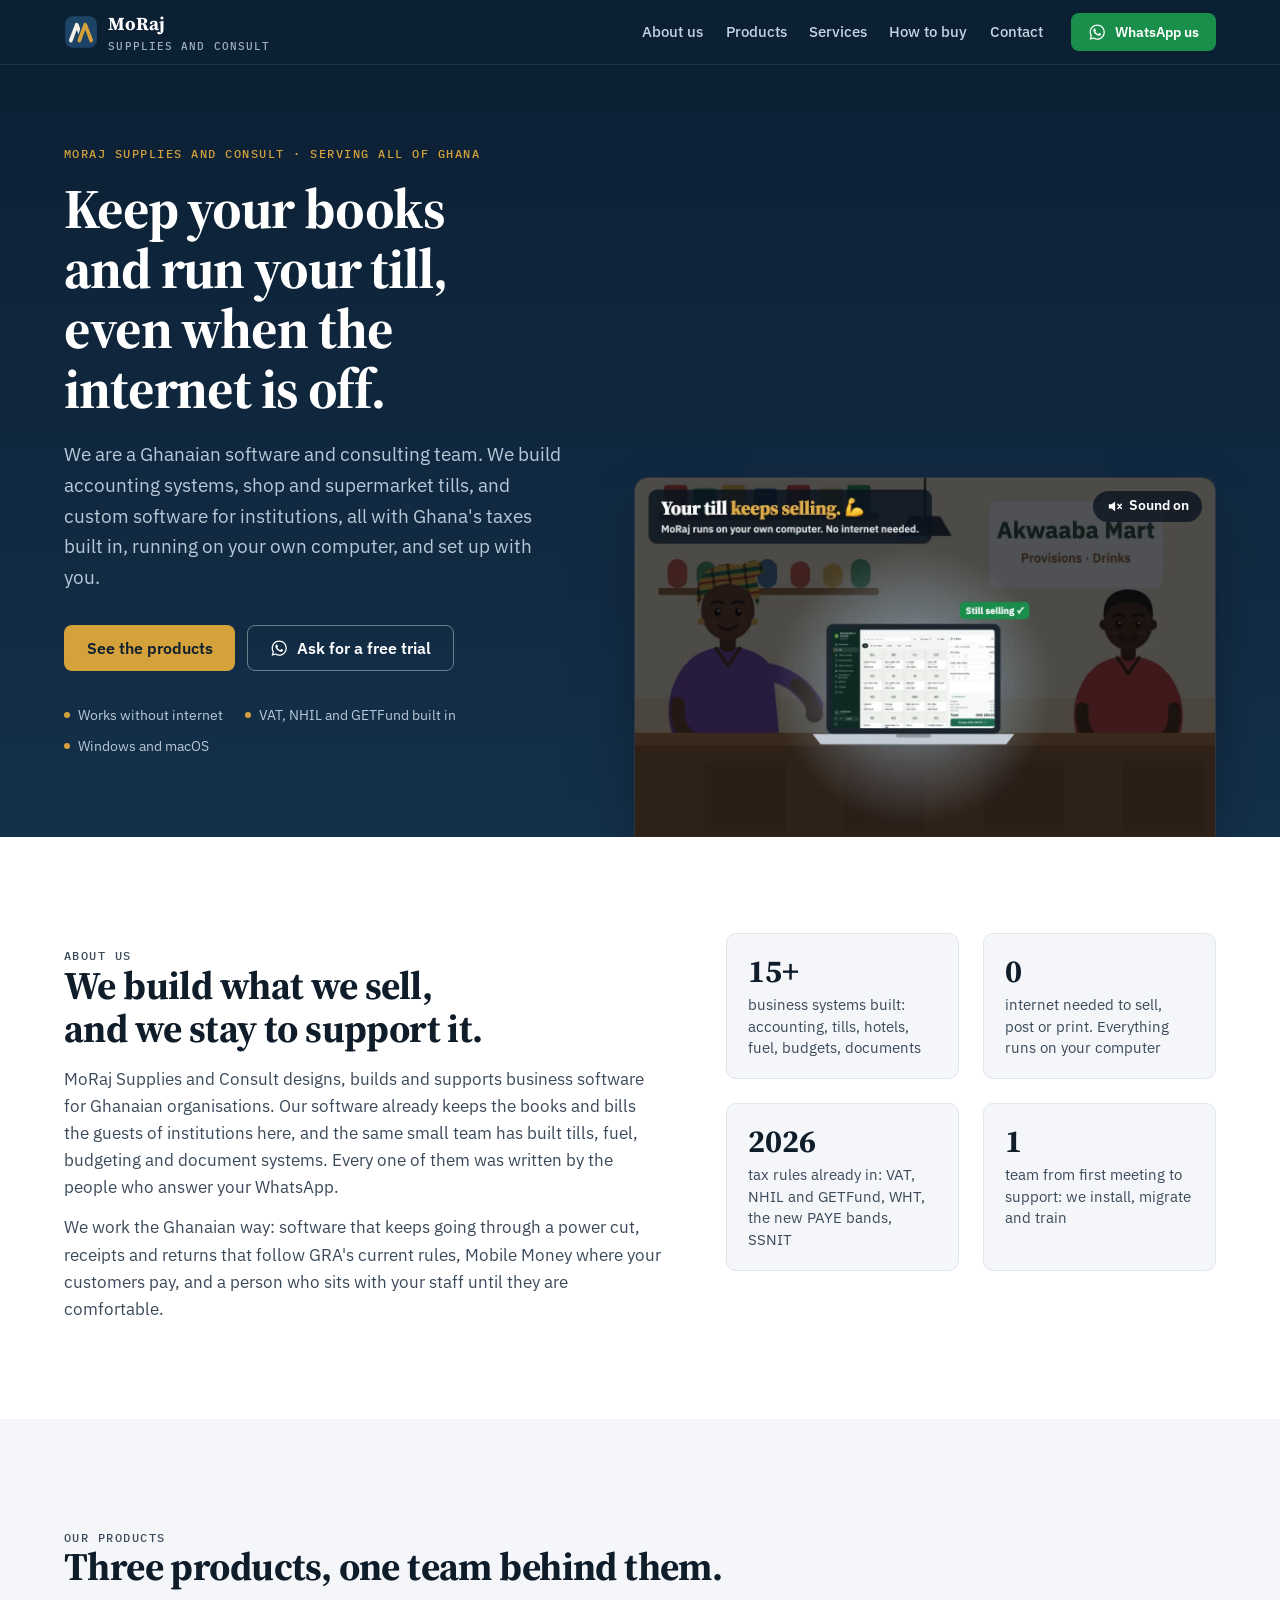
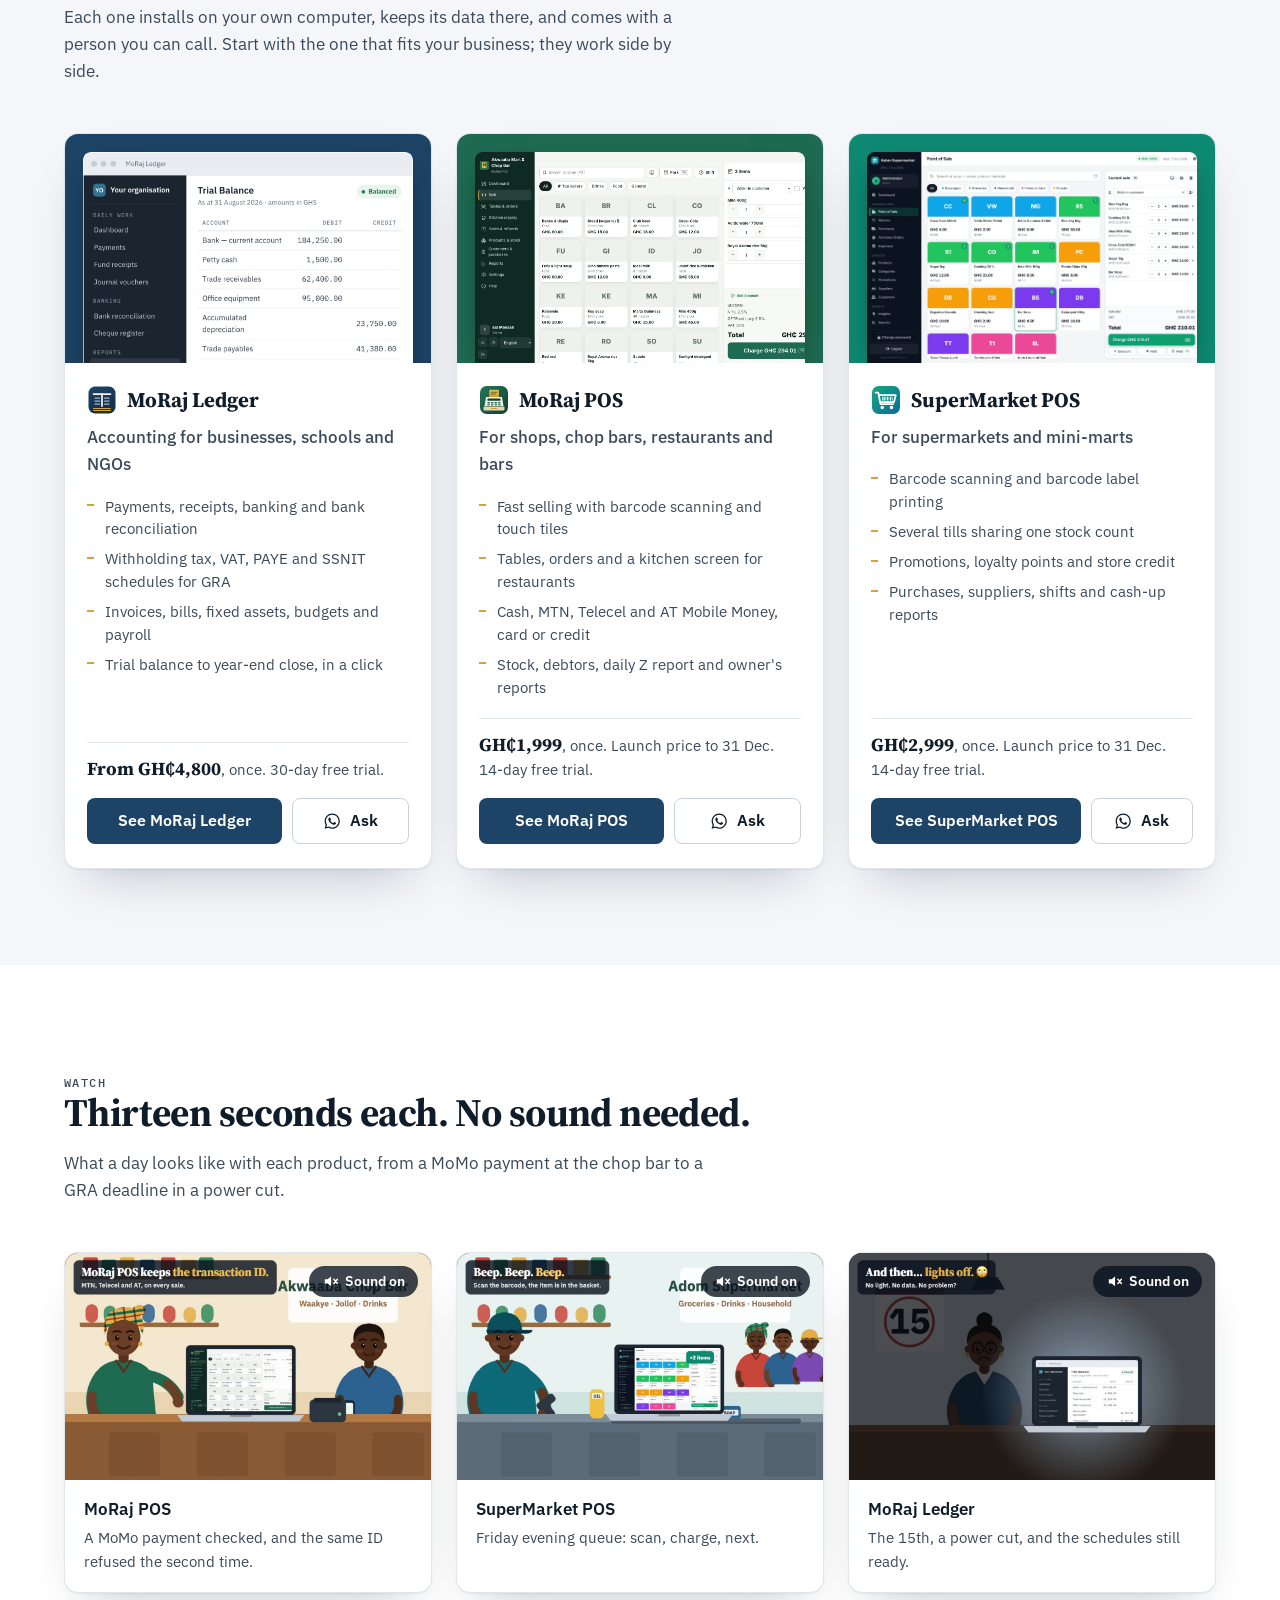
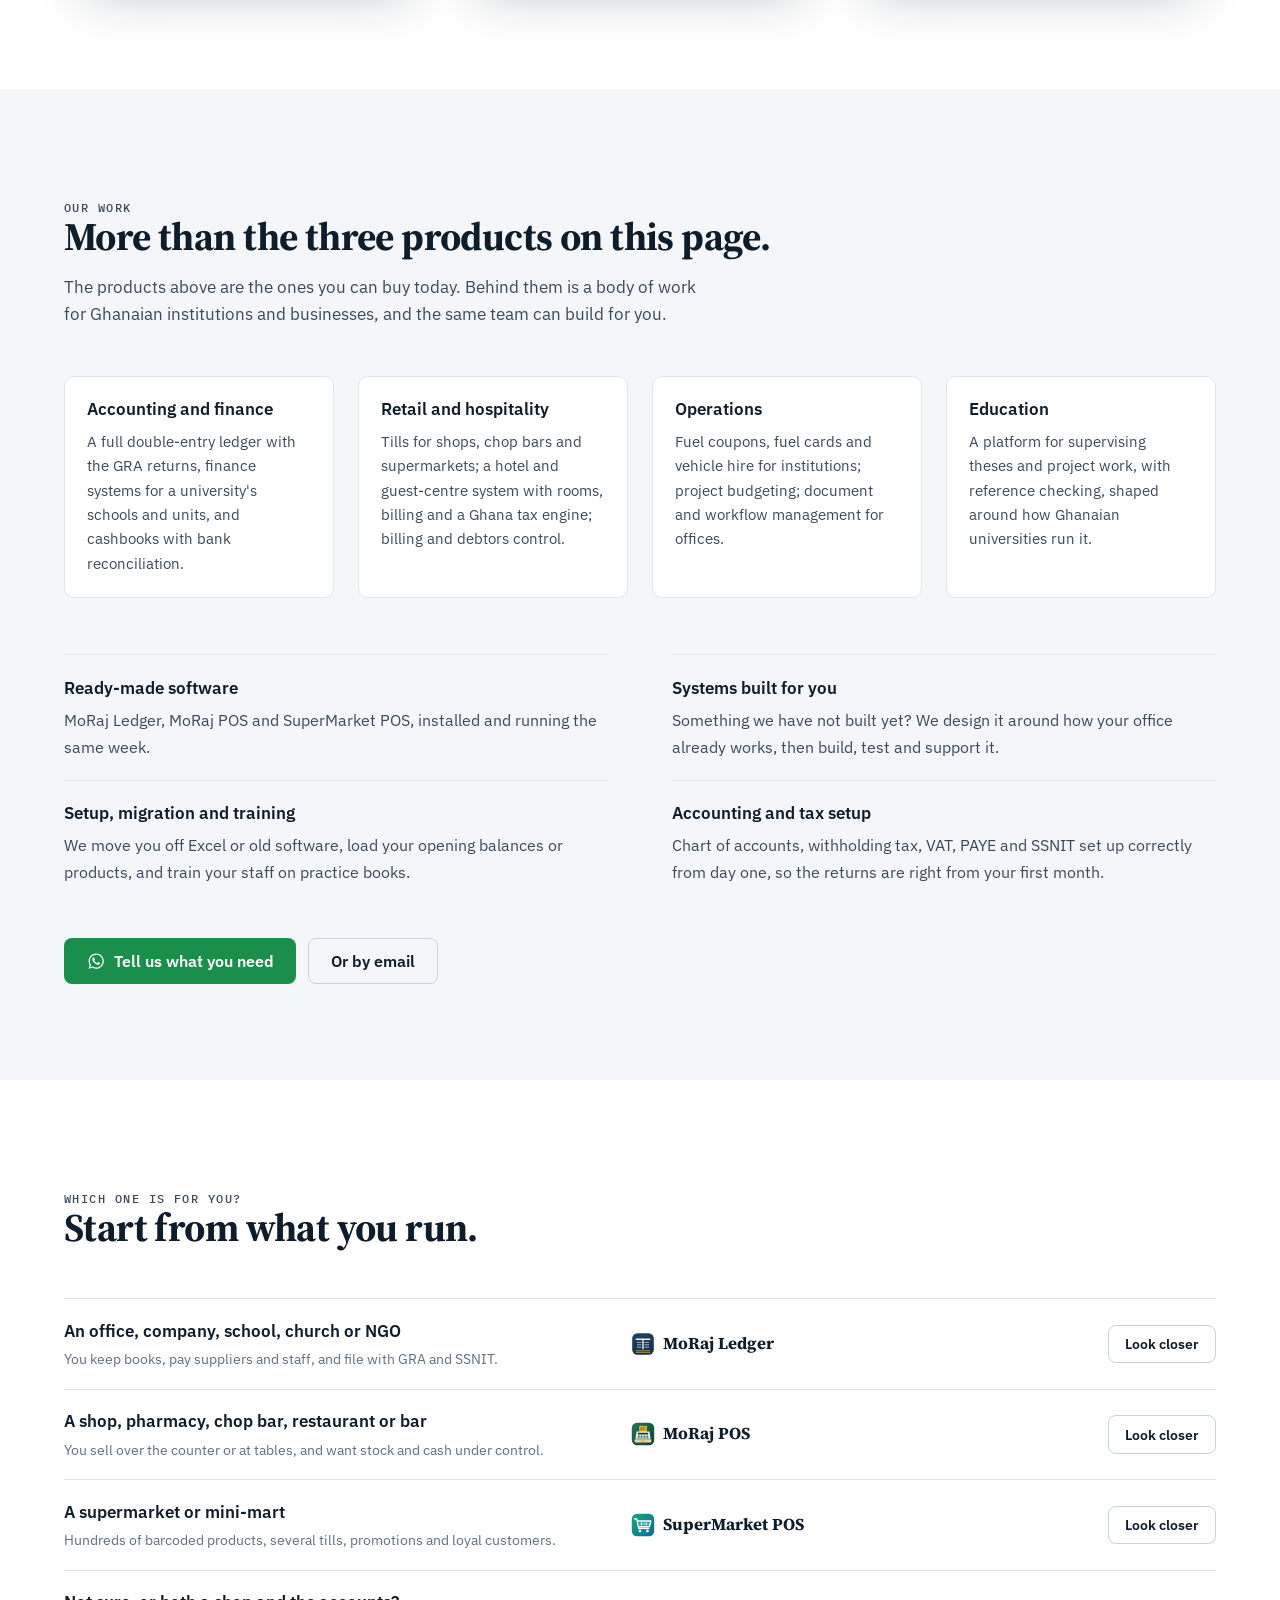
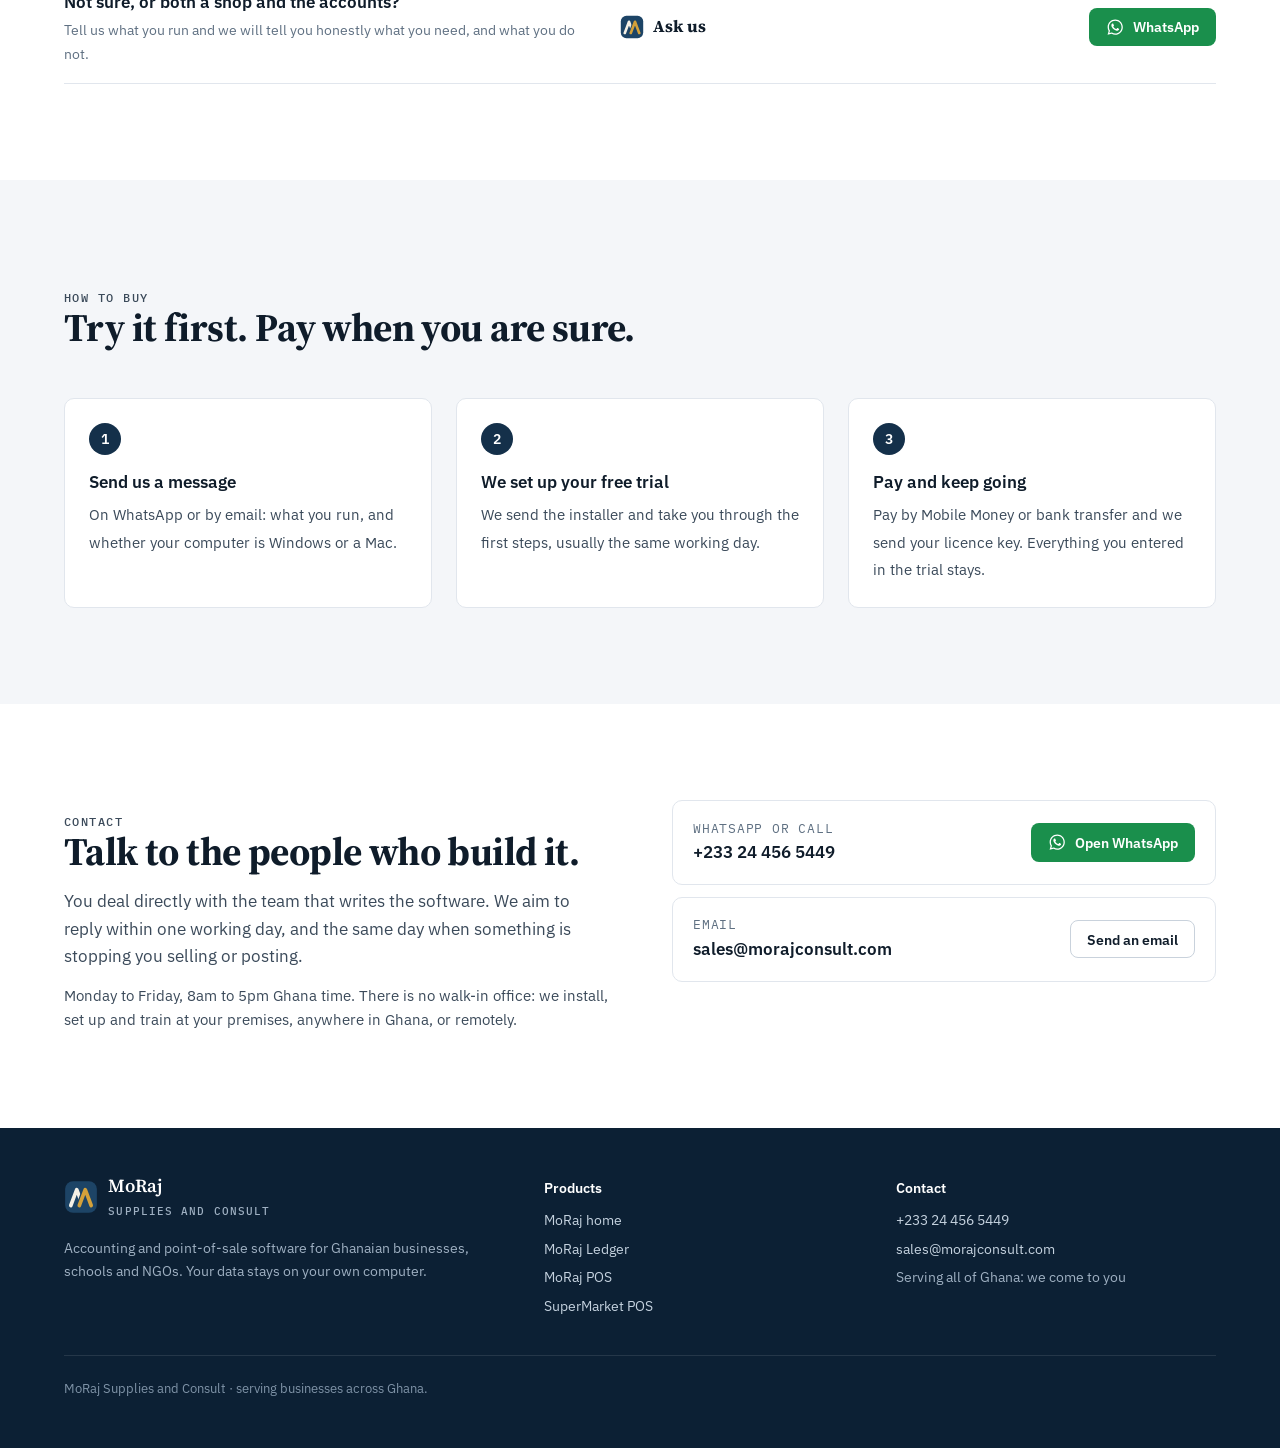
<file: index.html>
<!doctype html>
<html lang="en-GH">
<head>
<meta charset="utf-8">
<meta name="viewport" content="width=device-width, initial-scale=1">
<title>MoRaj — accounting and point-of-sale software for Ghana</title>
<meta name="description" content="MoRaj Ledger for accounting, MoRaj POS for shops and restaurants, SuperMarket POS for supermarkets. Built for Ghana, runs on your own computer without internet. Free trial — WhatsApp +233 24 456 5449.">
<meta name="theme-color" content="#0c2034">
<!-- Link previews: most visitors arrive from a WhatsApp, Facebook or Snapchat link, where this card is the first impression. -->
<meta property="og:type" content="website">
<meta property="og:site_name" content="MoRaj Supplies and Consult">
<meta property="og:title" content="MoRaj — accounting and point-of-sale software for Ghana">
<meta property="og:description" content="Accounting, shop and restaurant tills, and supermarket tills. Ghana's taxes built in, works without internet, free trial.">
<meta property="og:url" content="https://morajconsult.com/">
<meta property="og:image" content="https://morajconsult.com/assets/og-home.png">
<meta property="og:image:width" content="1200">
<meta property="og:image:height" content="630">
<meta name="twitter:card" content="summary_large_image">
<link rel="icon" href="/assets/moraj-mark.svg" type="image/svg+xml">
<link rel="apple-touch-icon" href="/assets/moraj-mark-touch.png">
<link rel="preconnect" href="https://fonts.googleapis.com">
<link rel="preconnect" href="https://fonts.gstatic.com" crossorigin>
<link rel="stylesheet" href="https://fonts.googleapis.com/css2?family=IBM+Plex+Mono:wght@400;500&family=IBM+Plex+Sans:wght@400;500;600&family=Source+Serif+4:opsz,wght@8..60,600;8..60,700&display=swap">
<link rel="stylesheet" href="/assets/site.css">
<script type="application/ld+json">{"@context": "https://schema.org", "@type": "Organization", "@id": "https://morajconsult.com/#org", "name": "MoRaj Supplies and Consult", "url": "https://morajconsult.com/", "logo": "https://morajconsult.com/media/profile.png", "email": "sales@morajconsult.com", "telephone": "+233244565449", "address": {"@type": "PostalAddress", "addressLocality": "Cape Coast", "addressRegion": "Central Region", "addressCountry": "GH"}, "areaServed": [{"@type": "Country", "name": "Ghana"}, "Cape Coast", "Accra", "Kumasi", "Sekondi-Takoradi", "Tamale"], "sameAs": ["https://www.facebook.com/profile.php?id=61594829566417"]}</script>
</head>
<body>

<svg width="0" height="0" style="position:absolute" aria-hidden="true">
  <defs>
    <linearGradient id="steel" x1="0" y1="0" x2="1" y2="1"><stop offset="0%" stop-color="#d8dcdf"/><stop offset="45%" stop-color="#b9bfc4"/><stop offset="100%" stop-color="#8f979e"/></linearGradient>
    <!-- The company's mark: two interlocked peaks make the M (cream and gold on navy). Source: assets/moraj-mark.svg. -->
    <symbol id="mark" viewBox="0 0 120 120">
      <rect x="4" y="4" width="112" height="112" rx="28" fill="#1d4466"/>
      <path d="M24 90 L45 34 L60 74" fill="none" stroke="#f6f1e6" stroke-width="13" stroke-linecap="round" stroke-linejoin="round"/>
      <path d="M54 90 L75 34 L96 90" fill="none" stroke="#1d4466" stroke-width="22" stroke-linecap="round" stroke-linejoin="round"/>
      <path d="M54 90 L75 34 L96 90" fill="none" stroke="#d4a13a" stroke-width="13" stroke-linecap="round" stroke-linejoin="round"/>
    </symbol>
    <!-- MoRaj Ledger: the T-account with the gold double rule -->
    <linearGradient id="pg" x1="0" y1="0" x2="0.35" y2="1"><stop offset="0%" stop-color="#1d4466"/><stop offset="100%" stop-color="#14304a"/></linearGradient>
    <symbol id="m-ledger" viewBox="0 0 120 120">
      <rect x="6" y="6" width="108" height="108" rx="26" fill="url(#pg)"/>
      <g stroke="#f6f1e6" stroke-linecap="round" fill="none" stroke-width="7"><path d="M26 36 H94"/><path d="M60 36 V84"/></g>
      <g stroke="#9fb6c8" stroke-linecap="round" fill="none" stroke-width="5"><path d="M32 52 H50"/><path d="M32 64 H50"/><path d="M32 76 H50"/><path d="M70 52 H88"/><path d="M70 64 H88"/><path d="M70 76 H88"/></g>
      <g stroke="#d4a13a" stroke-linecap="round" fill="none" stroke-width="4"><path d="M26 94 H94"/><path d="M26 102 H94"/></g>
    </symbol>
    <!-- MoRaj POS: a till with the gold receipt coming out of it (assets/marks/moraj-pos.svg) -->
    <linearGradient id="pbg" x1="0" y1="0" x2="1" y2="1"><stop offset="0" stop-color="#23785c"/><stop offset="1" stop-color="#123f30"/></linearGradient>
    <linearGradient id="pgd" x1="0" y1="0" x2="0" y2="1"><stop offset="0" stop-color="#f4c656"/><stop offset="1" stop-color="#d49b20"/></linearGradient>
    <symbol id="m-pos" viewBox="0 0 120 120">
      <rect x="4" y="4" width="112" height="112" rx="26" fill="url(#pbg)"/>
  <!-- the receipt coming out of the till: the old mark's gold slip -->
  <path d="M41 50 V22 l5.5 -5 5.5 5 5.5 -5 5.5 5 5.5 -5 5.5 5 5.5 -5 V50 Z" fill="url(#pgd)"/>
  <path d="M48 29 H72 M48 36 H66" stroke="#123f30" stroke-width="3.2" stroke-linecap="round" opacity=".75"/>
  <!-- the till -->
  <path d="M28 48 H92 L98 84 H22 Z" fill="#f6f1e6"/>
  <rect x="34" y="54" width="52" height="9" rx="2.5" fill="#123f30"/>
  <g fill="#1f6b52">
    <rect x="34" y="68" width="10" height="5.5" rx="1.5"/><rect x="48" y="68" width="10" height="5.5" rx="1.5"/><rect x="62" y="68" width="10" height="5.5" rx="1.5"/><rect x="76" y="68" width="10" height="5.5" rx="1.5"/>
    <rect x="33" y="76.5" width="10" height="5" rx="1.5"/><rect x="47.5" y="76.5" width="10" height="5" rx="1.5"/><rect x="62.5" y="76.5" width="10" height="5" rx="1.5"/><rect x="77" y="76.5" width="10" height="5" rx="1.5"/>
  </g>
  <!-- the cash drawer, with the gold rule -->
  <rect x="18" y="86" width="84" height="16" rx="4" fill="#e3d6b8"/>
  <rect x="48" y="92" width="24" height="4" rx="2" fill="#d49b20"/>
    </symbol>
    <!-- SuperMarket POS: a trolley with a barcode in the basket (assets/marks/supermarket-pos.svg) -->
    <linearGradient id="sbg" x1="0" y1="0" x2="1" y2="1"><stop offset="0" stop-color="#14a87d"/><stop offset="1" stop-color="#0b6b98"/></linearGradient>
    <symbol id="m-smk" viewBox="0 0 120 120">
      <rect x="4" y="4" width="112" height="112" rx="26" fill="url(#sbg)"/>
  <!-- the trolley -->
  <path d="M18 30 H29 L38 76 H89" fill="none" stroke="#fff" stroke-width="7" stroke-linecap="round" stroke-linejoin="round"/>
  <path d="M31 40 H99 L92 68 H37" fill="none" stroke="#fff" stroke-width="7" stroke-linejoin="round"/>
  <!-- a barcode in the basket -->
  <g fill="#fff">
    <rect x="44" y="47" width="3" height="15"/><rect x="50" y="47" width="5" height="15"/><rect x="58" y="47" width="2.5" height="15"/>
    <rect x="63.5" y="47" width="4" height="15"/><rect x="70.5" y="47" width="2.5" height="15"/><rect x="76" y="47" width="5" height="15"/><rect x="84" y="47" width="2.5" height="15"/>
  </g>
  <circle cx="45" cy="90" r="7" fill="#fff"/><circle cx="82" cy="90" r="7" fill="#fff"/>
    </symbol>
    <symbol id="wa" viewBox="0 0 24 24"><path fill="currentColor" d="M12.04 2C6.58 2 2.13 6.45 2.13 11.91c0 1.75.46 3.45 1.32 4.95L2.05 22l5.25-1.38c1.45.79 3.08 1.21 4.74 1.21 5.46 0 9.91-4.45 9.91-9.91C21.95 6.45 17.5 2 12.04 2Zm0 18.15c-1.48 0-2.93-.4-4.2-1.15l-.3-.18-3.12.82.83-3.04-.2-.31a8.2 8.2 0 0 1-1.26-4.38c0-4.54 3.7-8.24 8.25-8.24 4.54 0 8.24 3.7 8.24 8.24 0 4.55-3.7 8.24-8.24 8.24Zm4.52-6.16c-.25-.12-1.47-.72-1.69-.81-.23-.08-.39-.12-.56.13-.17.24-.64.8-.78.97-.14.17-.29.19-.54.06-.25-.12-1.05-.39-1.99-1.23-.74-.66-1.23-1.47-1.38-1.72-.14-.25-.02-.38.11-.5.11-.11.25-.29.37-.43.13-.15.17-.25.25-.42.08-.17.04-.31-.02-.43-.06-.12-.56-1.34-.76-1.84-.2-.48-.41-.42-.56-.43h-.48c-.17 0-.43.06-.66.31-.22.25-.86.85-.86 2.07 0 1.22.89 2.4 1.01 2.56.12.17 1.75 2.67 4.23 3.74.59.26 1.05.41 1.41.52.59.19 1.13.16 1.56.1.48-.07 1.47-.6 1.67-1.18.21-.58.21-1.07.14-1.18-.06-.1-.22-.16-.47-.28Z"/></symbol>
  </defs>
</svg>

<header class="top on-dark">
  <div class="wrap top-in">
    <a class="logo" href="/" aria-label="MoRaj Supplies and Consult, home"><svg aria-hidden="true"><use href="#mark"/></svg><span><b>MoRaj</b><small>Supplies and Consult</small></span></a>
    <nav aria-label="Sections">
      <a href="#about">About us</a>
      <a href="#products">Products</a>
      <a href="#services">Services</a>
      <a href="#buy">How to buy</a>
      <a href="#contact">Contact</a>
    </nav>
    <a class="btn btn-wa btn-sm" href="https://wa.me/233244565449?text=Hello%20MoRaj%2C%20I%20would%20like%20to%20know%20more%20about%20your%20software."><svg aria-hidden="true"><use href="#wa"/></svg>WhatsApp us</a>
  </div>
</header>

<main>

  <section class="hero on-dark">
    <div class="wrap hero-grid">
      <div class="hero-copy">
        <p class="eyebrow">MoRaj Supplies and Consult · serving all of Ghana</p>
        <h1>Keep your books and run your till, even when the internet is off.</h1>
        <p class="lede">
          We are a Ghanaian software and consulting team. We build accounting systems, shop and
          supermarket tills, and custom software for institutions, all with Ghana's taxes built in,
          running on your own computer, and set up with you.
        </p>
        <div class="cta-row">
          <a class="btn btn-primary" href="#products">See the products</a>
          <a class="btn btn-line" href="https://wa.me/233244565449?text=Hello%20MoRaj%2C%20I%20would%20like%20a%20free%20trial.%20My%20business%20is%3A%20"><svg aria-hidden="true"><use href="#wa"/></svg>Ask for a free trial</a>
        </div>
        <ul class="facts">
          <li>Works without internet</li>
          <li>VAT, NHIL and GETFund built in</li>
          <li>Windows and macOS</li>
        </ul>
      </div>
      <figure class="movie" aria-label="Animation: the lights go off in a shop and the till keeps selling"><video data-autoplay muted loop playsinline preload="metadata" poster="/assets/video/moraj-web-poster.jpg" width="1200" height="744"><source src="/assets/video/moraj-web.mp4" type="video/mp4"></video></figure>
    </div>
  </section>

  <!-- ── About ────────────────────────────────────────────────────────── -->
  <section class="sec" id="about">
    <div class="wrap about">
      <div class="head">
        <p class="kicker">About us</p>
        <h2>We build what we sell, and we stay to support it.</h2>
        <p>
          MoRaj Supplies and Consult designs, builds and supports business software for Ghanaian
          organisations. Our software already keeps the books and bills the guests of institutions
          here, and the same small team has built tills, fuel, budgeting and document systems.
          Every one of them was written by the people who answer your WhatsApp.
        </p>
        <p>
          We work the Ghanaian way: software that keeps going through a power cut, receipts and
          returns that follow GRA's current rules, Mobile Money where your customers pay, and a
          person who sits with your staff until they are comfortable.
        </p>
      </div>
      <ul class="facts-grid">
        <li><b>15+</b><span>business systems built: accounting, tills, hotels, fuel, budgets, documents</span></li>
        <li><b>0</b><span>internet needed to sell, post or print. Everything runs on your computer</span></li>
        <li><b>2026</b><span>tax rules already in: VAT, NHIL and GETFund, WHT, the new PAYE bands, SSNIT</span></li>
        <li><b>1</b><span>team from first meeting to support: we install, migrate and train</span></li>
      </ul>
    </div>
  </section>

  <!-- ── Products ─────────────────────────────────────────────────────── -->
  <section class="sec tint" id="products">
    <div class="wrap">
      <div class="head">
        <p class="kicker">Our products</p>
        <h2>Three products, one team behind them.</h2>
        <p>Each one installs on your own computer, keeps its data there, and comes with a person you can call. Start with the one that fits your business; they work side by side.</p>
      </div>
      <div class="products">

        <article class="product" style="--c: var(--ledger)">
          <div class="product-pic"><img src="/assets/img/ledger-tb.webp" width="1200" height="1293" alt="MoRaj Ledger showing a trial balance whose debit and credit totals agree." loading="lazy"></div>
          <div class="product-body">
            <div class="product-name"><svg aria-hidden="true"><use href="#m-ledger"/></svg><h3>MoRaj Ledger</h3></div>
            <p class="for">Accounting for businesses, schools and NGOs</p>
            <ul>
              <li>Payments, receipts, banking and bank reconciliation</li>
              <li>Withholding tax, VAT, PAYE and SSNIT schedules for GRA</li>
              <li>Invoices, bills, fixed assets, budgets and payroll</li>
              <li>Trial balance to year-end close, in a click</li>
            </ul>
            <p class="price-line"><b>From GH₵4,800</b>, once. 30-day free trial.</p>
            <div class="btns">
              <a class="btn btn-primary" href="/ledger/">See MoRaj Ledger</a>
              <a class="btn btn-line" href="https://wa.me/233244565449?text=Hello%2C%20I%20would%20like%20to%20try%20MoRaj%20Ledger.%20My%20organisation%20is%3A%20"><svg aria-hidden="true"><use href="#wa"/></svg>Ask</a>
            </div>
          </div>
        </article>

        <article class="product" style="--c: var(--pos)">
          <div class="product-pic"><img src="/assets/img/moraj-pos-sell.webp" width="1366" height="820" alt="MoRaj POS selling screen with food and drink tiles and a bill with NHIL, GETFund and VAT." loading="lazy"></div>
          <div class="product-body">
            <div class="product-name"><svg aria-hidden="true"><use href="#m-pos"/></svg><h3>MoRaj POS</h3></div>
            <p class="for">For shops, chop bars, restaurants and bars</p>
            <ul>
              <li>Fast selling with barcode scanning and touch tiles</li>
              <li>Tables, orders and a kitchen screen for restaurants</li>
              <li>Cash, MTN, Telecel and AT Mobile Money, card or credit</li>
              <li>Stock, debtors, daily Z report and owner's reports</li>
            </ul>
            <p class="price-line"><b>GH₵1,999</b>, once. Launch price to 31 Dec. 14-day free trial.</p>
            <div class="btns">
              <a class="btn btn-primary" href="/pos/">See MoRaj POS</a>
              <a class="btn btn-line" href="https://wa.me/233244565449?text=Hello%2C%20I%20would%20like%20to%20try%20MoRaj%20POS.%20My%20business%20is%3A%20"><svg aria-hidden="true"><use href="#wa"/></svg>Ask</a>
            </div>
          </div>
        </article>

        <article class="product" style="--c: var(--smk)">
          <div class="product-pic"><img src="/assets/img/supermarket-pos-till.webp" width="1600" height="1000" alt="SuperMarket POS till with a basket of groceries." loading="lazy"></div>
          <div class="product-body">
            <div class="product-name"><svg aria-hidden="true"><use href="#m-smk"/></svg><h3>SuperMarket POS</h3></div>
            <p class="for">For supermarkets and mini-marts</p>
            <ul>
              <li>Barcode scanning and barcode label printing</li>
              <li>Several tills sharing one stock count</li>
              <li>Promotions, loyalty points and store credit</li>
              <li>Purchases, suppliers, shifts and cash-up reports</li>
            </ul>
            <p class="price-line"><b>GH₵2,999</b>, once. Launch price to 31 Dec. 14-day free trial.</p>
            <div class="btns">
              <a class="btn btn-primary" href="/supermarket/">See SuperMarket POS</a>
              <a class="btn btn-line" href="https://wa.me/233244565449?text=Hello%2C%20I%20would%20like%20to%20try%20SuperMarket%20POS.%20My%20shop%20is%3A%20"><svg aria-hidden="true"><use href="#wa"/></svg>Ask</a>
            </div>
          </div>
        </article>

      </div>
    </div>
  </section>

  <!-- ── Watch ────────────────────────────────────────────────────────── -->
  <section class="sec" id="watch">
    <div class="wrap">
      <div class="head">
        <p class="kicker">Watch</p>
        <h2>Thirteen seconds each. No sound needed.</h2>
        <p>What a day looks like with each product, from a MoMo payment at the chop bar to a GRA deadline in a power cut.</p>
      </div>
      <div class="watch three">
        <figure class="vid"><video data-autoplay muted loop playsinline preload="metadata" poster="/assets/video/moraj-pos-web-poster.jpg" width="1200" height="744"><source src="/assets/video/moraj-pos-web.mp4" type="video/mp4"></video><figcaption><b>MoRaj POS</b><span>A MoMo payment checked, and the same ID refused the second time.</span></figcaption></figure>
        <figure class="vid"><video data-autoplay muted loop playsinline preload="metadata" poster="/assets/video/supermarket-pos-web-poster.jpg" width="1200" height="744"><source src="/assets/video/supermarket-pos-web.mp4" type="video/mp4"></video><figcaption><b>SuperMarket POS</b><span>Friday evening queue: scan, charge, next.</span></figcaption></figure>
        <figure class="vid"><video data-autoplay muted loop playsinline preload="metadata" poster="/assets/video/moraj-ledger-web-poster.jpg" width="1200" height="744"><source src="/assets/video/moraj-ledger-web.mp4" type="video/mp4"></video><figcaption><b>MoRaj Ledger</b><span>The 15th, a power cut, and the schedules still ready.</span></figcaption></figure>
      </div>
    </div>
  </section>

  <!-- ── What we have built, and what we can do ─────────────────────── -->
  <section class="sec tint" id="services">
    <div class="wrap">
      <div class="head">
        <p class="kicker">Our work</p>
        <h2>More than the three products on this page.</h2>
        <p>The products above are the ones you can buy today. Behind them is a body of work for Ghanaian institutions and businesses, and the same team can build for you.</p>
      </div>
      <div class="built">
        <div><h3>Accounting and finance</h3><p>A full double-entry ledger with the GRA returns, finance systems for a university's schools and units, and cashbooks with bank reconciliation.</p></div>
        <div><h3>Retail and hospitality</h3><p>Tills for shops, chop bars and supermarkets; a hotel and guest-centre system with rooms, billing and a Ghana tax engine; billing and debtors control.</p></div>
        <div><h3>Operations</h3><p>Fuel coupons, fuel cards and vehicle hire for institutions; project budgeting; document and workflow management for offices.</p></div>
        <div><h3>Education</h3><p>A platform for supervising theses and project work, with reference checking, shaped around how Ghanaian universities run it.</p></div>
      </div>
      <ul class="services">
        <li><b>Ready-made software</b><span>MoRaj Ledger, MoRaj POS and SuperMarket POS, installed and running the same week.</span></li>
        <li><b>Systems built for you</b><span>Something we have not built yet? We design it around how your office already works, then build, test and support it.</span></li>
        <li><b>Setup, migration and training</b><span>We move you off Excel or old software, load your opening balances or products, and train your staff on practice books.</span></li>
        <li><b>Accounting and tax setup</b><span>Chart of accounts, withholding tax, VAT, PAYE and SSNIT set up correctly from day one, so the returns are right from your first month.</span></li>
      </ul>
      <div class="cta-row">
        <a class="btn btn-wa" href="https://wa.me/233244565449?text=Hello%20MoRaj%2C%20I%20would%20like%20to%20talk%20about%20a%20system%20for%20our%20organisation."><svg aria-hidden="true"><use href="#wa"/></svg>Tell us what you need</a>
        <a class="btn btn-line" href="mailto:sales@morajconsult.com?subject=A%20system%20for%20our%20organisation">Or by email</a>
      </div>
    </div>
  </section>

  <!-- ── Which one ────────────────────────────────────────────────────── -->
  <section class="sec" id="which">
    <div class="wrap">
      <div class="head">
        <p class="kicker">Which one is for you?</p>
        <h2>Start from what you run.</h2>
      </div>
      <ul class="chooser">
        <li>
          <div class="you">An office, company, school, church or NGO<small>You keep books, pay suppliers and staff, and file with GRA and SSNIT.</small></div>
          <div class="pick"><svg aria-hidden="true"><use href="#m-ledger"/></svg>MoRaj Ledger</div>
          <a class="btn btn-line btn-sm" href="/ledger/">Look closer</a>
        </li>
        <li>
          <div class="you">A shop, pharmacy, chop bar, restaurant or bar<small>You sell over the counter or at tables, and want stock and cash under control.</small></div>
          <div class="pick"><svg aria-hidden="true"><use href="#m-pos"/></svg>MoRaj POS</div>
          <a class="btn btn-line btn-sm" href="/pos/">Look closer</a>
        </li>
        <li>
          <div class="you">A supermarket or mini-mart<small>Hundreds of barcoded products, several tills, promotions and loyal customers.</small></div>
          <div class="pick"><svg aria-hidden="true"><use href="#m-smk"/></svg>SuperMarket POS</div>
          <a class="btn btn-line btn-sm" href="/supermarket/">Look closer</a>
        </li>
        <li>
          <div class="you">Not sure, or both a shop and the accounts?<small>Tell us what you run and we will tell you honestly what you need, and what you do not.</small></div>
          <div class="pick"><svg aria-hidden="true"><use href="#mark"/></svg>Ask us</div>
          <a class="btn btn-wa btn-sm" href="https://wa.me/233244565449?text=Hello%20MoRaj%2C%20which%20of%20your%20products%20suits%20my%20business%3F%20We%20run%3A%20"><svg aria-hidden="true"><use href="#wa"/></svg>WhatsApp</a>
        </li>
      </ul>
    </div>
  </section>

  <!-- ── How to buy ───────────────────────────────────────────────────── -->
  <section class="sec tint" id="buy">
    <div class="wrap">
      <div class="head">
        <p class="kicker">How to buy</p>
        <h2>Try it first. Pay when you are sure.</h2>
      </div>
      <ol class="steps">
        <li><b>Send us a message</b><span>On WhatsApp or by email: what you run, and whether your computer is Windows or a Mac.</span></li>
        <li><b>We set up your free trial</b><span>We send the installer and take you through the first steps, usually the same working day.</span></li>
        <li><b>Pay and keep going</b><span>Pay by Mobile Money or bank transfer and we send your licence key. Everything you entered in the trial stays.</span></li>
      </ol>
    </div>
  </section>

  <!-- ── Contact ──────────────────────────────────────────────────────── -->
  <section class="sec" id="contact">
    <div class="wrap contact">
      <div class="head">
        <p class="kicker">Contact</p>
        <h2>Talk to the people who build it.</h2>
        <p>You deal directly with the team that writes the software. We aim to reply within one working day, and the same day when something is stopping you selling or posting.</p>
        <p class="hours">Monday to Friday, 8am to 5pm Ghana time. There is no walk-in office: we install, set up and train at your premises, anywhere in Ghana, or remotely.</p>
      </div>
      <div class="ways">
        <div class="way"><div><small>WhatsApp or call</small><b>+233 24 456 5449</b></div><a class="btn btn-wa btn-sm" href="https://wa.me/233244565449"><svg aria-hidden="true"><use href="#wa"/></svg>Open WhatsApp</a></div>
        <div class="way"><div><small>Email</small><b>sales@morajconsult.com</b></div><a class="btn btn-line btn-sm" href="mailto:sales@morajconsult.com">Send an email</a></div>
      </div>
    </div>
  </section>

</main>

<footer class="foot">
  <div class="wrap">
    <div class="foot-grid">
      <div>
        <a class="logo" href="/" aria-label="MoRaj Supplies and Consult, home"><svg aria-hidden="true"><use href="#mark"/></svg><span><b>MoRaj</b><small>Supplies and Consult</small></span></a>
        <p style="margin-top:1rem">Accounting and point-of-sale software for Ghanaian businesses, schools and NGOs. Your data stays on your own computer.</p>
      </div>
      <div>
        <b>Products</b>
        <p><a href="/">MoRaj home</a></p>
        <p><a href="/ledger/">MoRaj Ledger</a></p>
        <p><a href="/pos/">MoRaj POS</a></p>
        <p><a href="/supermarket/">SuperMarket POS</a></p>
      </div>
      <div>
        <b>Contact</b>
        <p><a href="https://wa.me/233244565449">+233 24 456 5449</a></p>
        <p><a href="mailto:sales@morajconsult.com">sales@morajconsult.com</a></p>
        <p>Serving all of Ghana: we come to you</p>
      </div>
    </div>
    <div class="legal">
      <span>MoRaj Supplies and Consult · serving businesses across Ghana.</span>
    </div>
  </div>
</footer>

<a class="wa-float" href="https://wa.me/233244565449?text=Hello%20MoRaj%2C%20I%20would%20like%20to%20know%20more%20about%20your%20software." aria-label="Chat with us on WhatsApp"><svg aria-hidden="true"><use href="#wa"/></svg>Chat</a>

<script src="/assets/play-visible.js" defer></script>
<!-- Cloudflare Web Analytics: cookie-free page-view counts, no consent banner needed --><script defer src='https://static.cloudflareinsights.com/beacon.min.js' data-cf-beacon='{"token": "0d51b79b50e149e1ab08c040d5af5f26"}'></script>
</body>
</html>
</file>
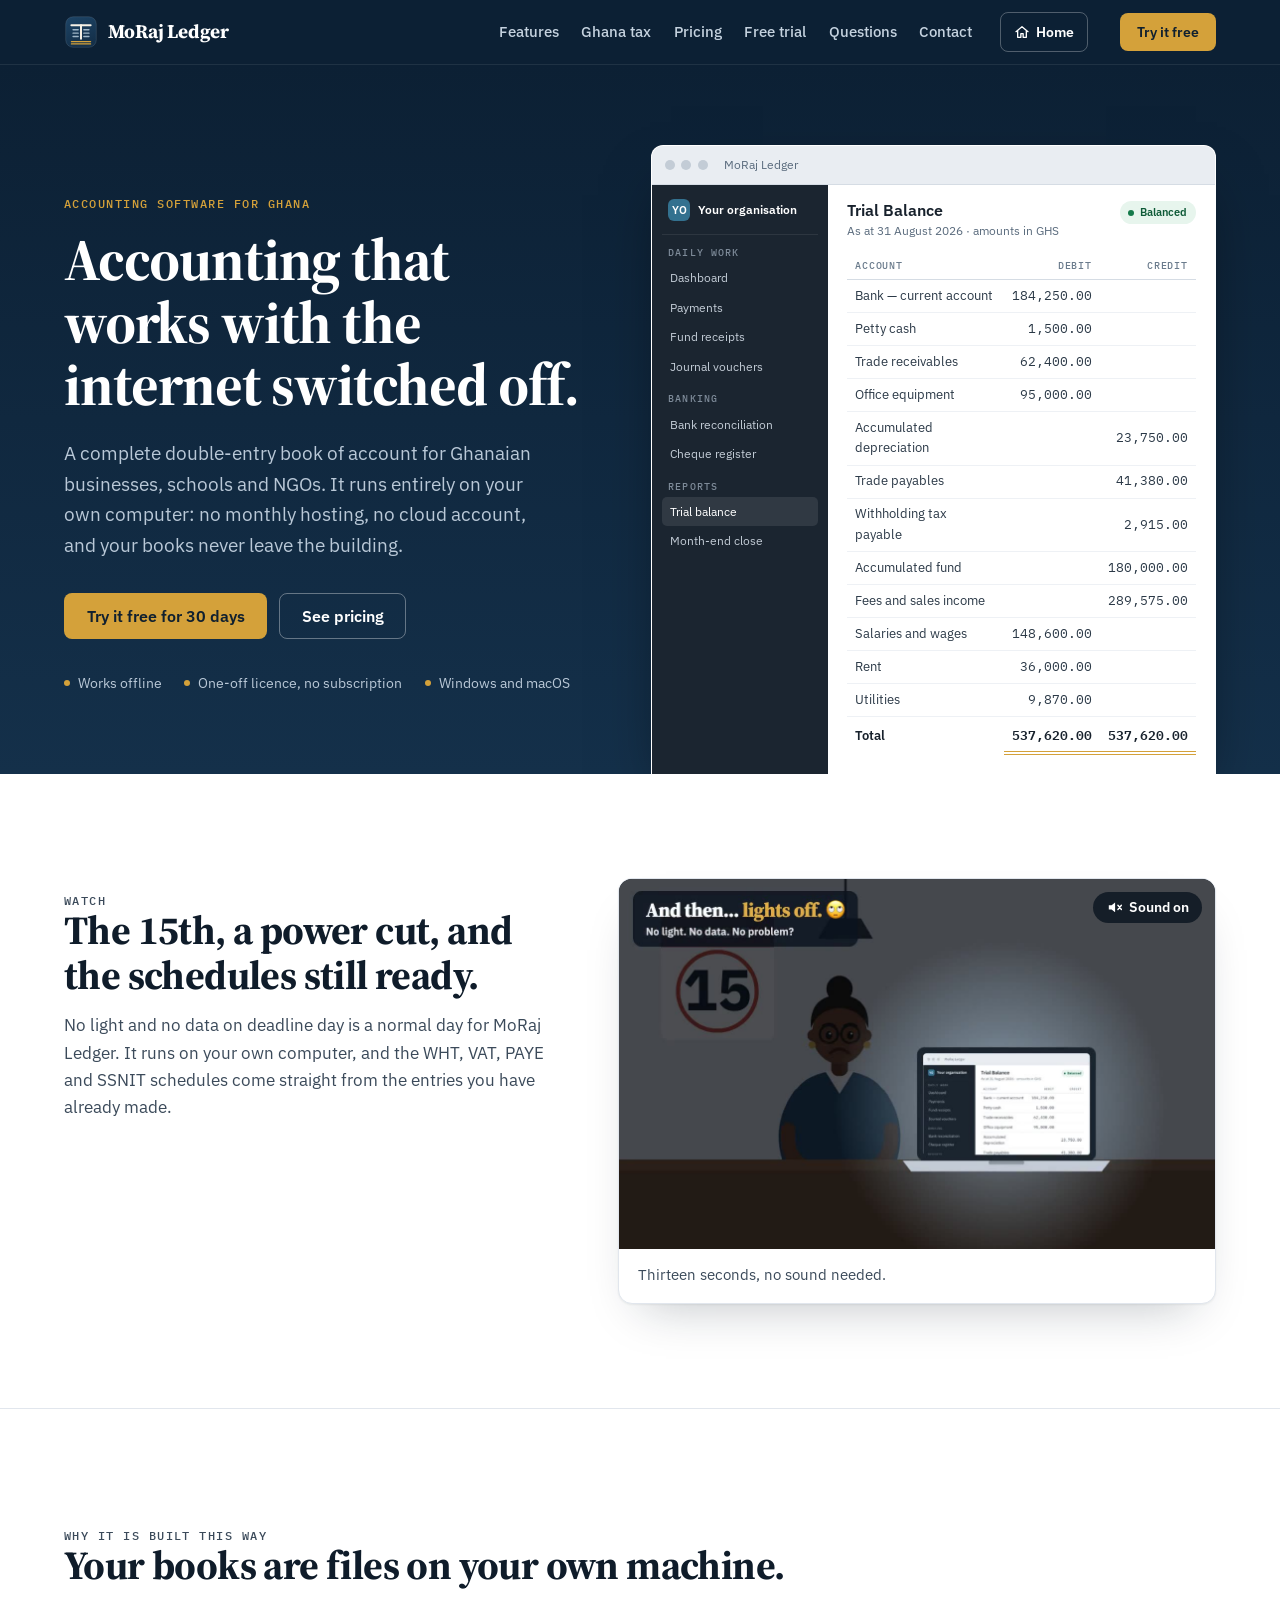
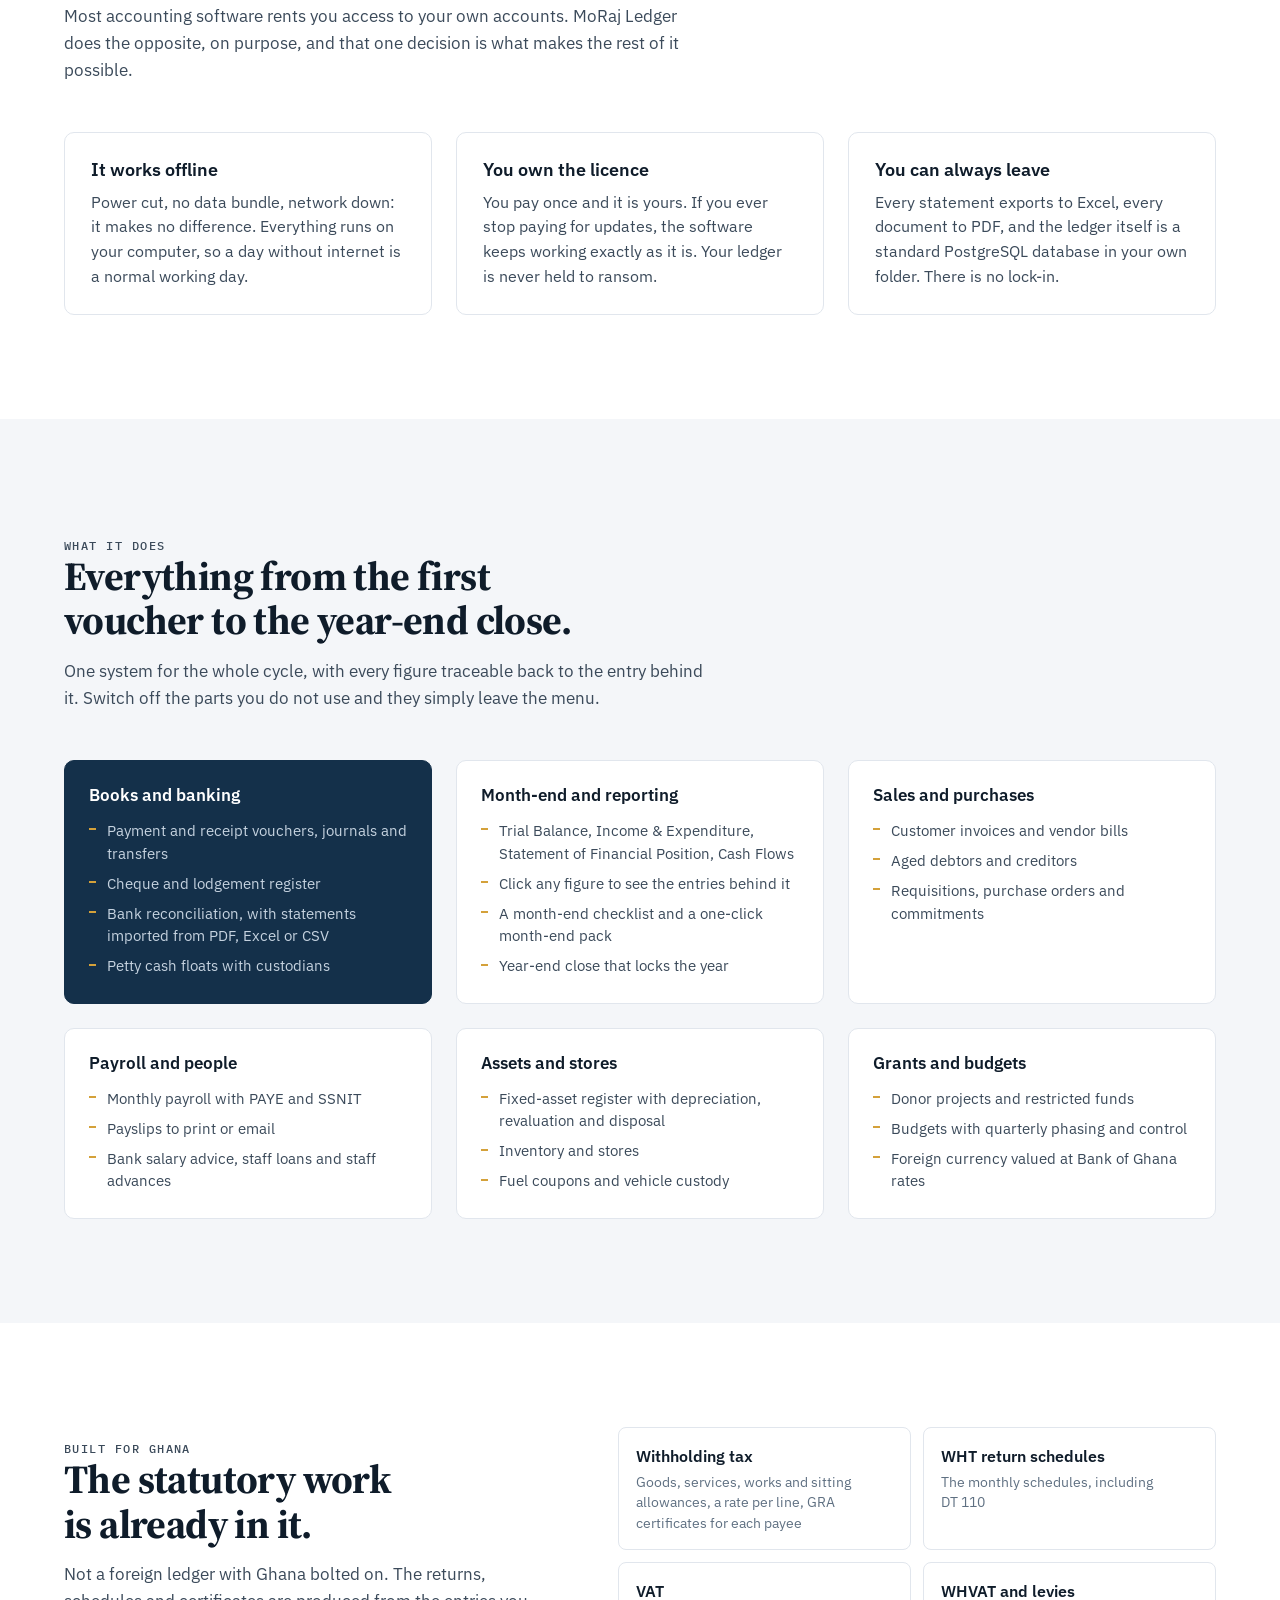
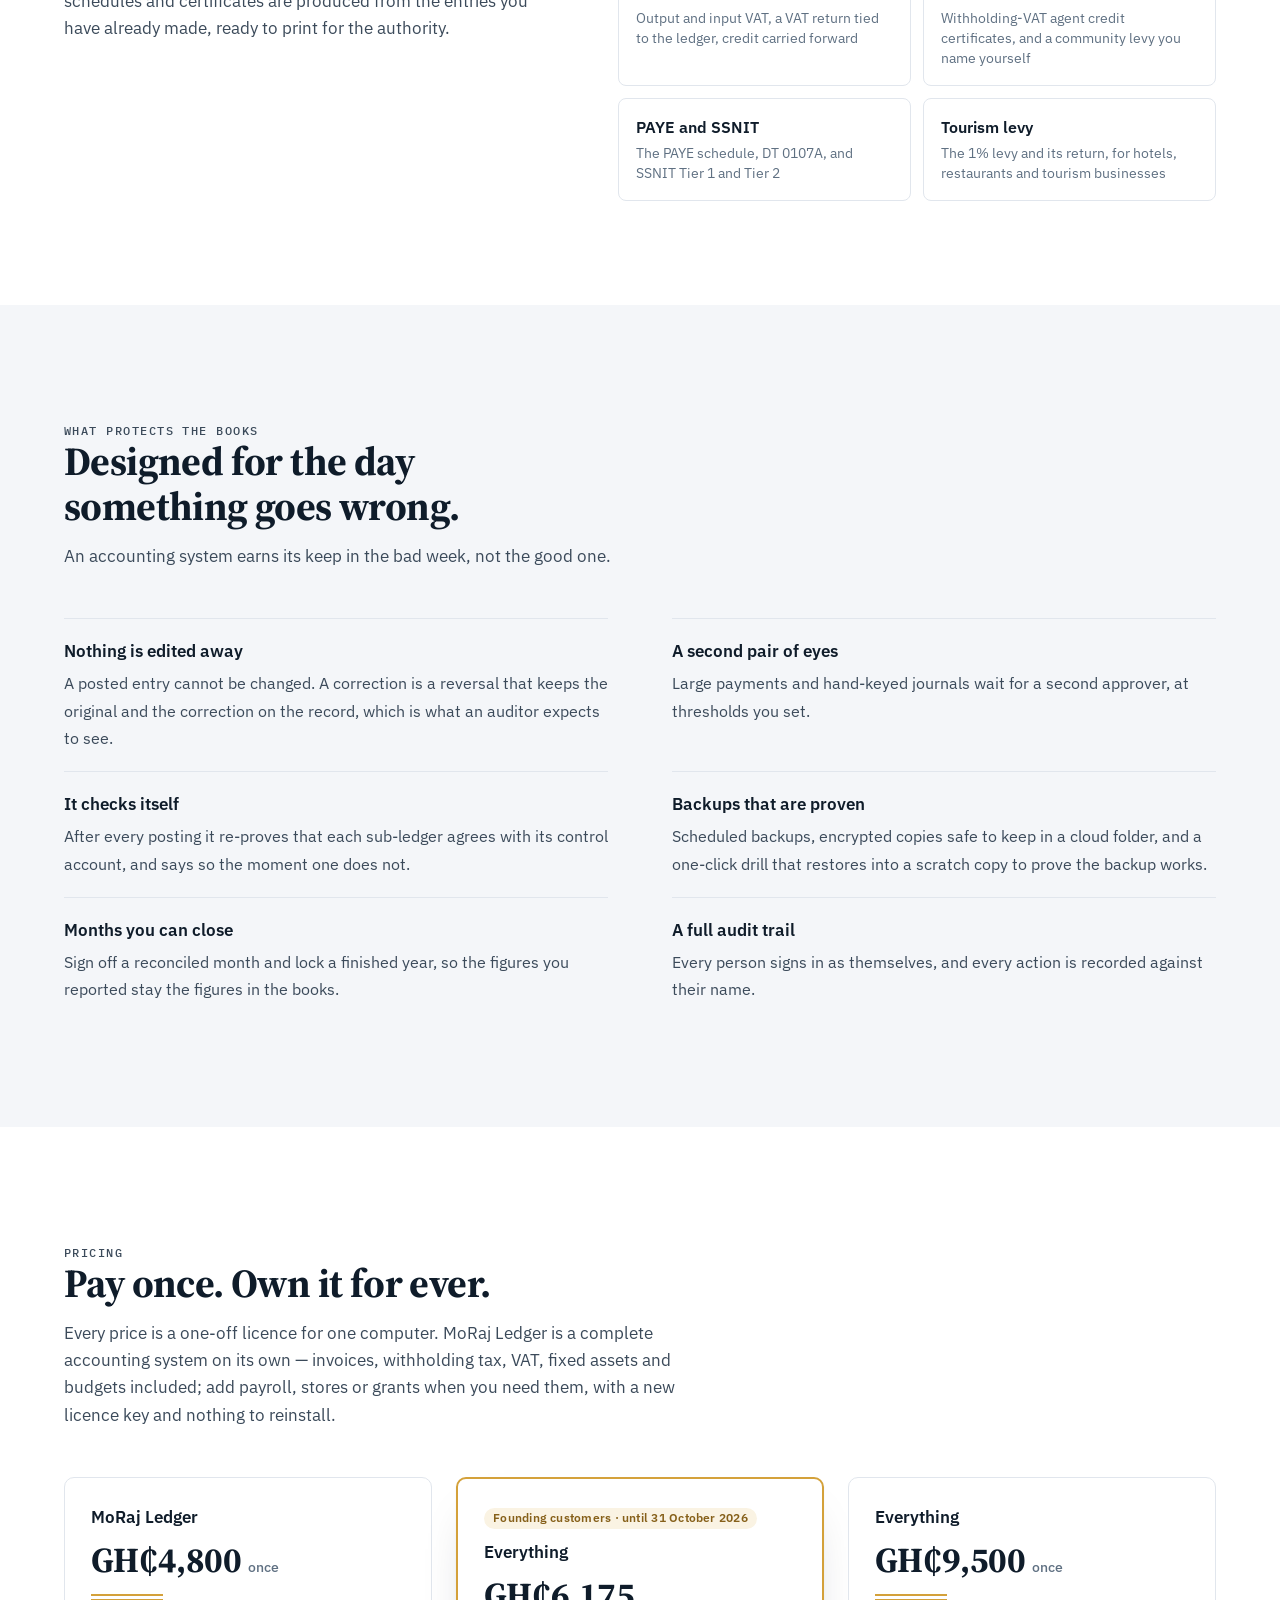
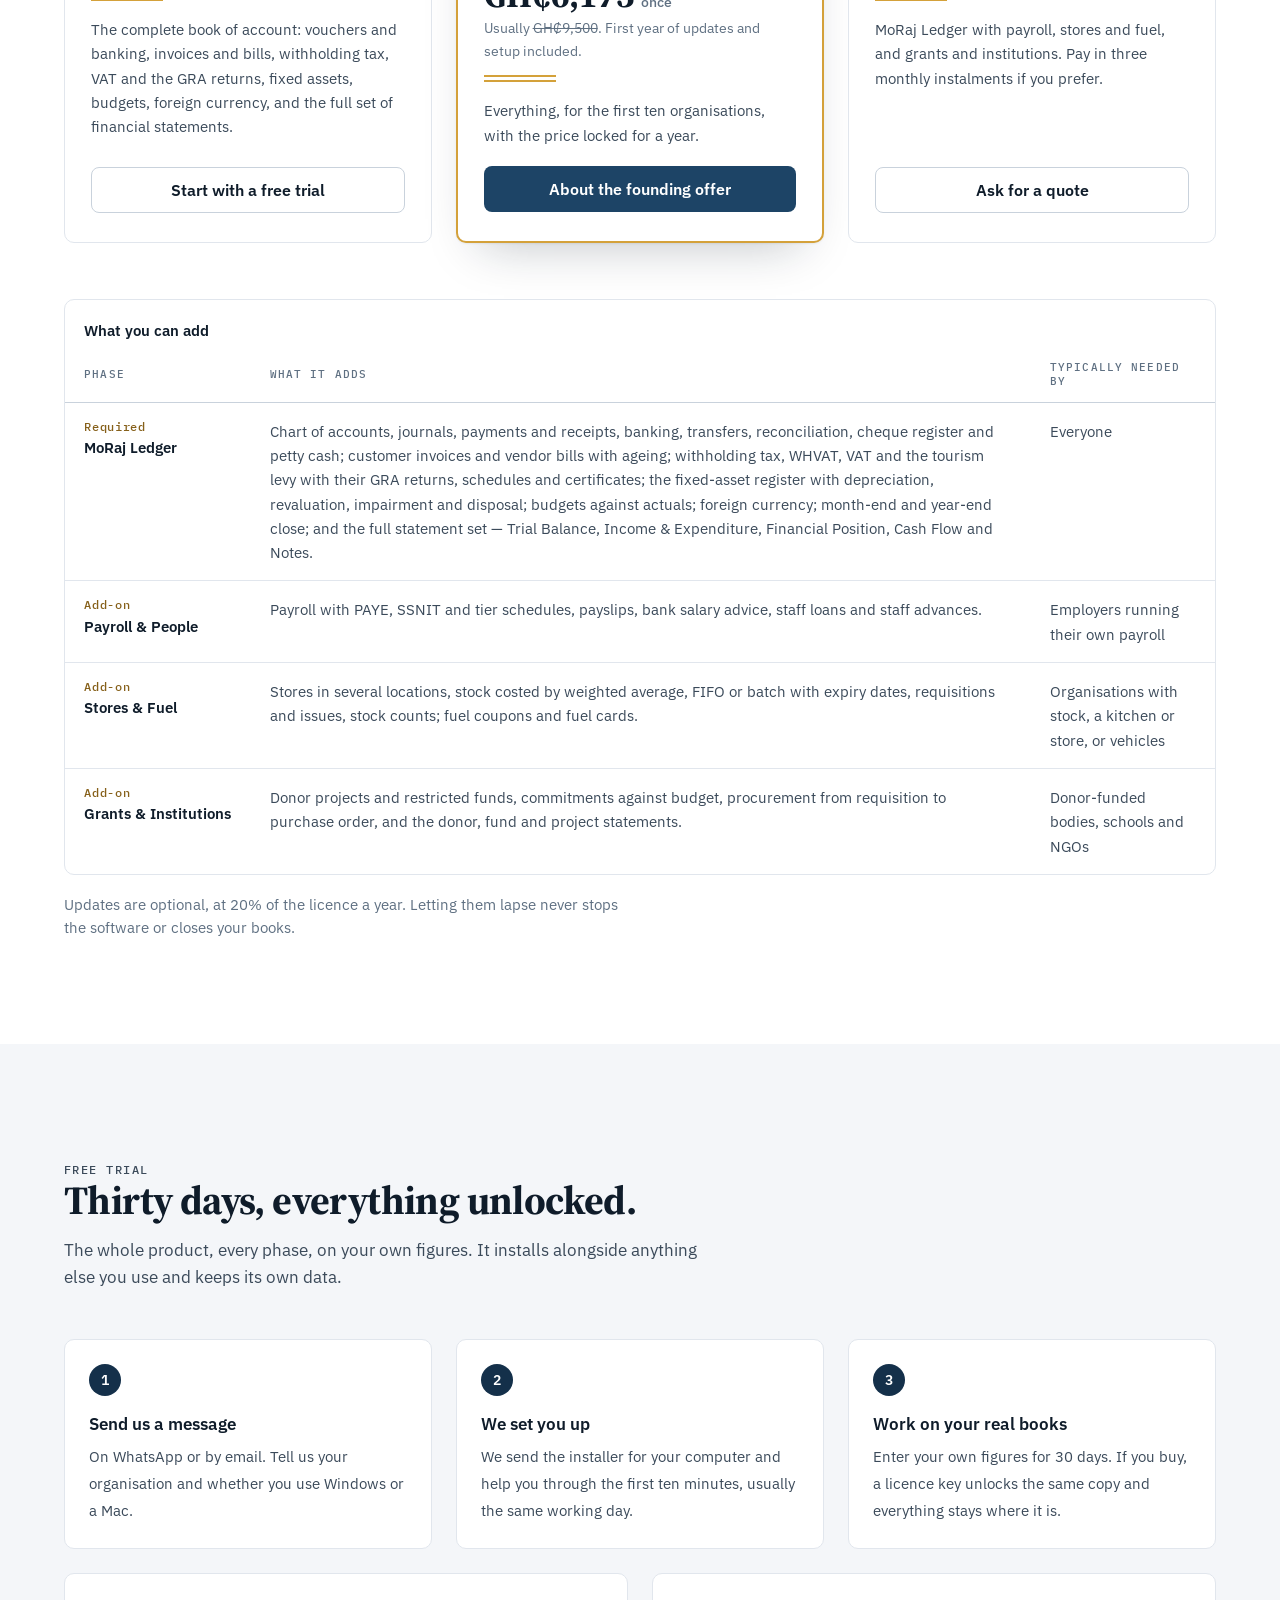
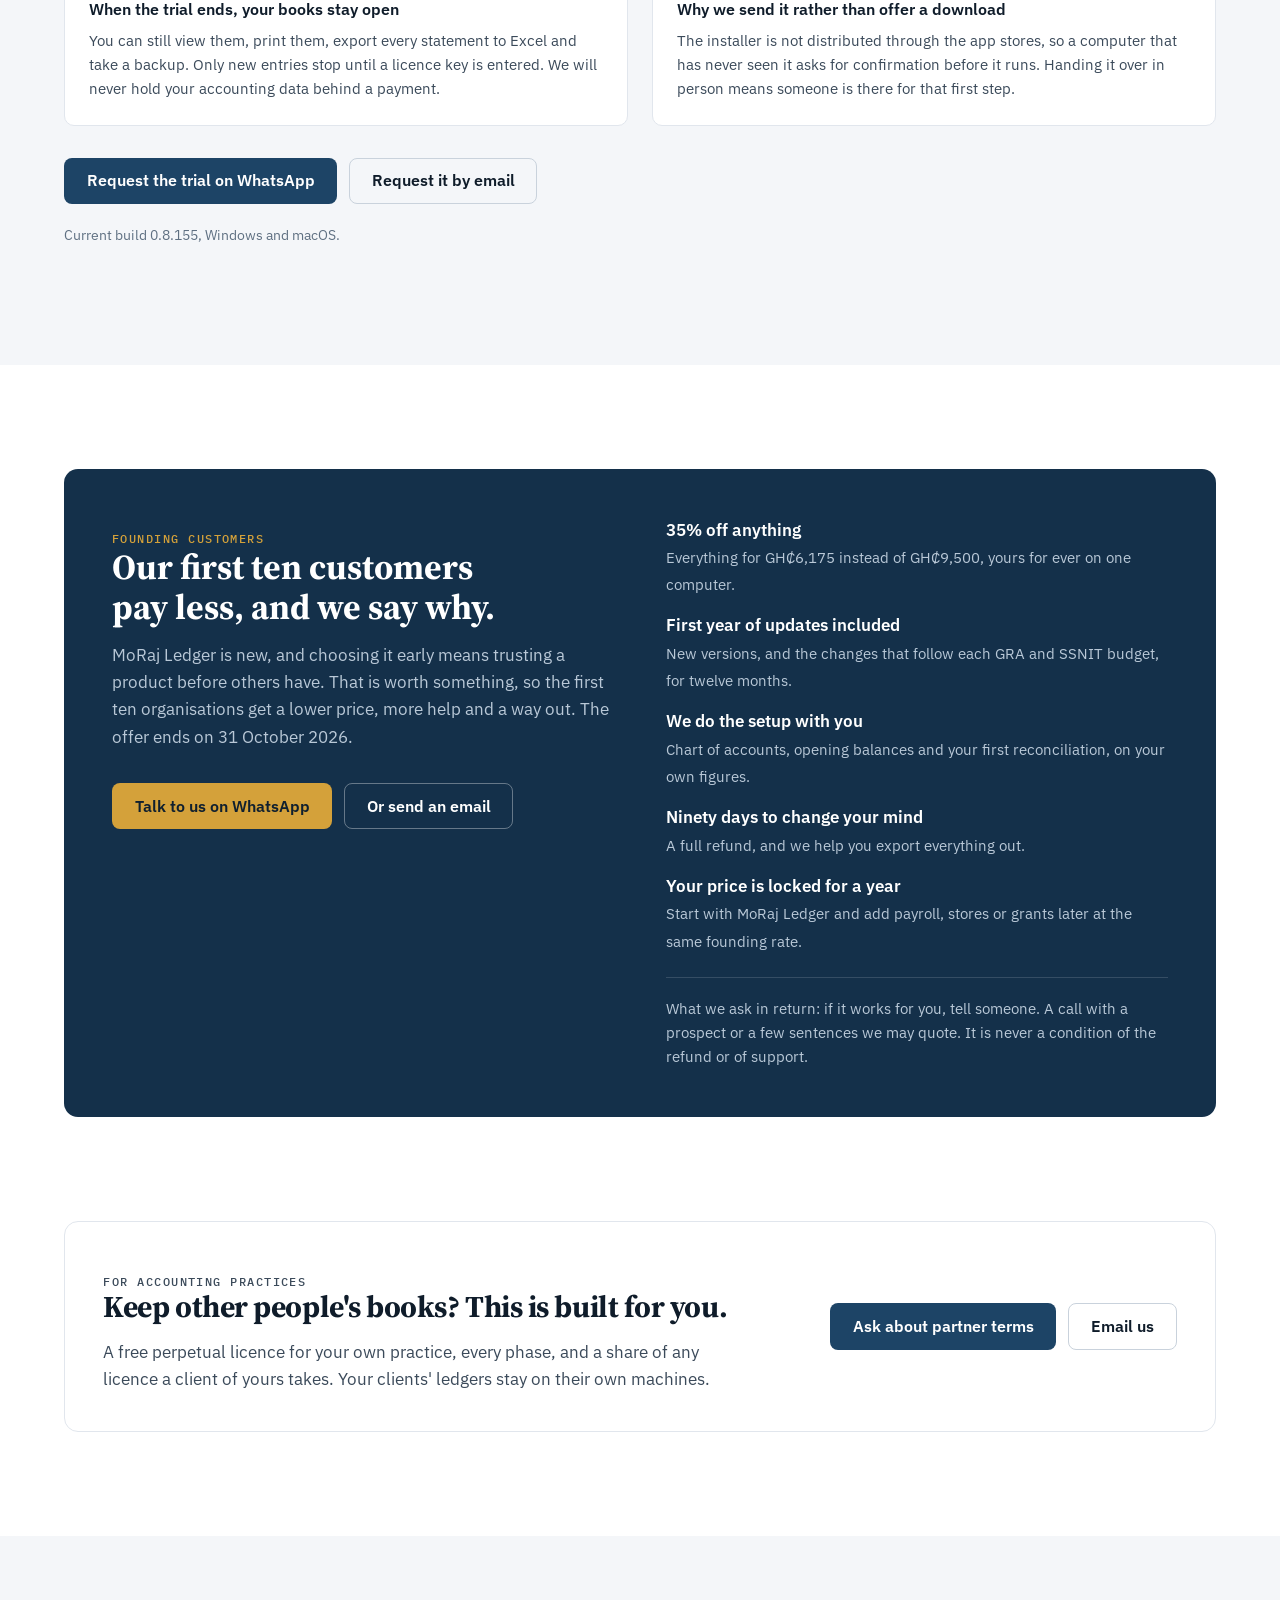
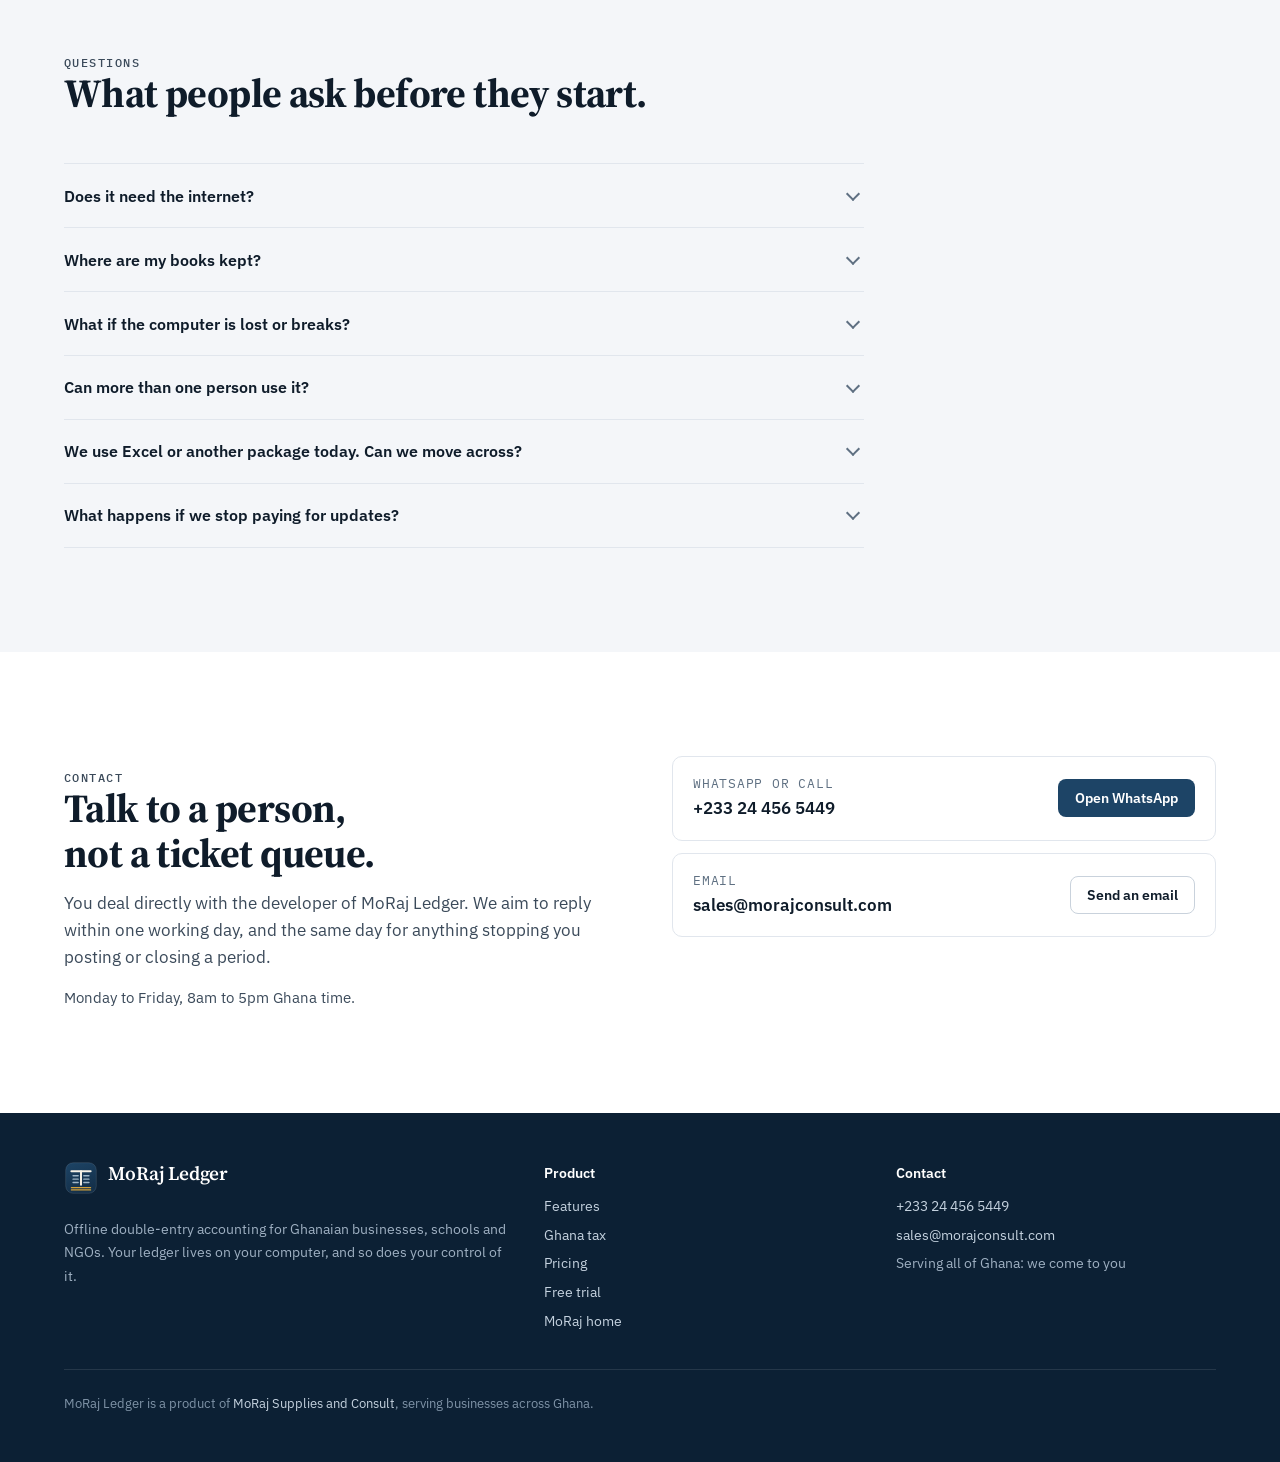
<file: ledger/index.html>
<!doctype html>
<html lang="en-GH">
<head>
<meta charset="utf-8">
<meta name="viewport" content="width=device-width, initial-scale=1">
<title>MoRaj Ledger — offline accounting software for Ghana</title>
<meta name="description" content="A complete double-entry accounting system for Ghanaian businesses, schools and NGOs. Runs on your own computer with no internet, with WHT, VAT, PAYE and SSNIT schedules built in. One-off licence from GH₵4,800.">
<meta name="theme-color" content="#14304a">
<!-- Link previews: the site is shared mostly on WhatsApp, where this card IS the first impression. -->
<meta property="og:type" content="website">
<meta property="og:site_name" content="MoRaj Ledger">
<meta property="og:title" content="MoRaj Ledger — accounting that works with the internet switched off">
<meta property="og:description" content="Double-entry accounting for Ghanaian businesses, schools and NGOs. Runs on your own computer. WHT, VAT, PAYE and SSNIT built in. 30-day trial, everything unlocked.">
<meta property="og:url" content="https://morajconsult.com/ledger/">
<meta property="og:image" content="https://morajconsult.com/og.png">
<meta property="og:image:width" content="1200">
<meta property="og:image:height" content="630">
<meta name="twitter:card" content="summary_large_image">
<link rel="icon" href="/favicon.svg" type="image/svg+xml">
<link rel="apple-touch-icon" href="/apple-touch-icon.png">
<link rel="preconnect" href="https://fonts.googleapis.com">
<link rel="preconnect" href="https://fonts.gstatic.com" crossorigin>
<link rel="stylesheet" href="https://fonts.googleapis.com/css2?family=IBM+Plex+Mono:wght@400;500&family=IBM+Plex+Sans:wght@400;500;600&family=Source+Serif+4:opsz,wght@8..60,600;8..60,700&display=swap">

<style>
  /* ── Tokens ──────────────────────────────────────────────────────────────
     The product's own colours, taken from its mark (build/icon-ledger.svg): the navy page,
     the cream T, and the gold double rule an accountant draws under a total. The site used
     to be green, which belonged to nothing in the product. Neutrals lean toward the navy. */
  :root {
    --ink:        #0f1c2a;
    --ink-2:      #3b4a5a;
    --ink-3:      #5f7082;
    --paper:      #ffffff;
    --paper-2:    #f4f6f9;
    --paper-3:    #eaeef3;
    --rule:       #e1e6ed;
    --rule-2:     #c9d2dc;
    --navy:       #1d4466;
    --navy-deep:  #14304a;
    --navy-ink:   #0c2034;
    --link:       #245277;
    --btn:        #1d4466;
    --btn-hover:  #14304a;
    --btn-ink:    #ffffff;
    --gold:       #d4a13a;
    --gold-ink:   #86601a;
    --gold-soft:  #faf3e3;
    --good:       #147a4a;
    --good-soft:  #e7f5ed;
    --cream:      #f6f1e6;
    --hero-ink:   #f3f6fa;
    --hero-ink-2: #b9c8d7;
    --shadow:     0 1px 2px rgba(15, 28, 42, .06), 0 24px 48px -24px rgba(15, 28, 42, .28);

    --measure: 64ch;
    --gap: clamp(1rem, 2.4vw, 1.5rem);
    --section-y: clamp(4rem, 9vw, 6.5rem);
    --radius: 10px;

    --serif: 'Source Serif 4', Georgia, 'Times New Roman', serif;
    --sans: 'IBM Plex Sans', system-ui, -apple-system, 'Segoe UI', Roboto, sans-serif;
    --mono: 'IBM Plex Mono', ui-monospace, 'SF Mono', Menlo, Consolas, monospace;
  }
  @media (prefers-color-scheme: dark) {
    :root:not([data-theme='light']) {
      --ink: #e8eef5; --ink-2: #b3c1cf; --ink-3: #8a9bad;
      --paper: #0b1622; --paper-2: #10202f; --paper-3: #16293b;
      --rule: #1f3346; --rule-2: #2c4359;
      --link: #8ab8dc; --btn: #e0b24f; --btn-hover: #ecc26a; --btn-ink: #10202f;
      --gold: #e0b24f; --gold-ink: #e6bd63; --gold-soft: #2a2213;
      --good: #5cc592; --good-soft: #12291e;
      --navy-deep: #0e2236; --navy-ink: #081626;
      --shadow: 0 1px 2px rgba(0,0,0,.3), 0 24px 48px -24px rgba(0,0,0,.7);
    }
  }
  :root[data-theme='dark'] {
    --ink: #e8eef5; --ink-2: #b3c1cf; --ink-3: #8a9bad;
    --paper: #0b1622; --paper-2: #10202f; --paper-3: #16293b;
    --rule: #1f3346; --rule-2: #2c4359;
    --link: #8ab8dc; --btn: #e0b24f; --btn-hover: #ecc26a; --btn-ink: #10202f;
    --gold: #e0b24f; --gold-ink: #e6bd63; --gold-soft: #2a2213;
    --good: #5cc592; --good-soft: #12291e;
    --navy-deep: #0e2236; --navy-ink: #081626;
    --shadow: 0 1px 2px rgba(0,0,0,.3), 0 24px 48px -24px rgba(0,0,0,.7);
  }

  *, *::before, *::after { box-sizing: border-box; }
  html { scroll-behavior: smooth; scroll-padding-top: 5rem; -webkit-text-size-adjust: 100%; }
  body { margin: 0; background: var(--paper); color: var(--ink); font-family: var(--sans);
         font-size: 1.0625rem; line-height: 1.6; -webkit-font-smoothing: antialiased; }
  img, svg { display: block; max-width: 100%; }
  a { color: var(--link); text-underline-offset: .18em; }
  a:focus-visible, button:focus-visible, summary:focus-visible {
    outline: 2px solid var(--gold); outline-offset: 3px; border-radius: 4px; }
  .wrap { width: min(100% - 2rem, 72rem); margin-inline: auto; }
  .sr-only { position: absolute; width: 1px; height: 1px; overflow: hidden; clip: rect(0 0 0 0); white-space: nowrap; }
  .num { font-family: var(--mono); font-variant-numeric: tabular-nums; }

  /* The accountant's double rule — the one flourish, used where something is totalled. */
  .dbl { display: block; height: 7px; border-top: 2px solid var(--gold); border-bottom: 2px solid var(--gold); }

  /* ── Buttons ─────────────────────────────────────────────────────────── */
  .btn { display: inline-flex; align-items: center; justify-content: center; gap: .5rem;
         min-height: 2.9rem; padding: .7rem 1.35rem; border-radius: 8px; font: 600 .98rem/1.2 var(--sans);
         text-decoration: none; border: 1px solid transparent; cursor: pointer;
         transition: background-color .15s ease, border-color .15s ease, color .15s ease; }
  .btn-primary { background: var(--btn); color: var(--btn-ink); }
  .btn-primary:hover { background: var(--btn-hover); }
  .btn-line { border-color: var(--rule-2); color: var(--ink); background: transparent; }
  .btn-line:hover { border-color: var(--ink-3); }
  .btn-sm { min-height: 2.4rem; padding: .5rem 1rem; font-size: .9rem; }
  /* On the navy hero the primary button is gold in both themes; the quiet one is a light outline. */
  .on-navy .btn-primary { background: var(--gold); color: #10202f; }
  .on-navy .btn-primary:hover { background: #e6b653; }
  .on-navy .btn-line { border-color: rgba(255,255,255,.35); color: #fff; }
  .on-navy .btn-line:hover { border-color: rgba(255,255,255,.7); }

  /* ── Top bar ─────────────────────────────────────────────────────────── */
  .top { position: sticky; top: 0; z-index: 20; background: var(--navy-ink);
         border-bottom: 1px solid rgba(255,255,255,.08); }
  .top-in { display: flex; align-items: center; gap: 1.5rem; min-height: 4rem; }
  .logo { display: inline-flex; align-items: center; gap: .65rem; text-decoration: none; color: #fff; }
  .logo svg { width: 34px; height: 34px; flex: none; }
  .logo b { font: 700 1.2rem/1 var(--serif); letter-spacing: -.01em; }
  .top nav { display: flex; gap: 1.4rem; margin-left: auto; }
  .top nav a { color: #c5d2df; text-decoration: none; font-size: .93rem; font-weight: 500; }
  .top nav a:hover { color: #fff; }
  .top .btn { margin-left: .25rem; }
  @media (max-width: 52rem) { .top nav { display: none; } .top .btn { margin-left: auto; } }

  /* ── Hero ─────────────────────────────────────────────────────────────── */
  .hero { background: linear-gradient(180deg, var(--navy-ink) 0%, var(--navy-deep) 100%);
          color: var(--hero-ink); padding-block: clamp(3rem, 7vw, 5rem) 0; overflow: hidden; }
  .hero-grid { display: grid; grid-template-columns: minmax(0, 1fr) minmax(0, 1.08fr);
               gap: clamp(2rem, 5vw, 4rem); align-items: end; }
  .hero-copy { padding-bottom: clamp(3rem, 7vw, 5rem); }
  .eyebrow { font: 500 .78rem/1.3 var(--mono); letter-spacing: .12em; text-transform: uppercase; color: var(--gold); margin: 0 0 1.1rem; }
  .hero h1 { margin: 0; font: 700 clamp(2.3rem, 5.2vw, 3.7rem)/1.06 var(--serif);
             letter-spacing: -.02em; text-wrap: balance; color: #fff; }
  .hero .lede { margin: 1.3rem 0 0; font-size: clamp(1.05rem, 1.5vw, 1.2rem); color: var(--hero-ink-2); max-width: 44ch; }
  .cta-row { display: flex; flex-wrap: wrap; gap: .75rem; margin-top: 2rem; align-items: center; }
  .facts { display: flex; flex-wrap: wrap; gap: .5rem 1.4rem; margin: 2rem 0 0; padding: 0; list-style: none;
           font-size: .9rem; color: var(--hero-ink-2); }
  .facts li { display: flex; align-items: center; gap: .5rem; }
  .facts li::before { content: ''; width: 6px; height: 6px; border-radius: 50%; background: var(--gold); }
  @media (max-width: 60rem) {
    .hero-grid { grid-template-columns: 1fr; }
    .hero-copy { padding-bottom: 0; }
  }

  /* ── The app window (an illustration built from the app's own look, not a screenshot) ── */
  .appwin { background: #fff; color: #17212c; border-radius: 12px 12px 0 0; box-shadow: 0 30px 60px -20px rgba(0,0,0,.55);
            border: 1px solid rgba(255,255,255,.12); border-bottom: 0; overflow: hidden; font-size: .8rem; }
  .appwin-bar { display: flex; align-items: center; gap: .4rem; padding: .6rem .8rem; background: #e9edf2; border-bottom: 1px solid #d5dce4; }
  .appwin-bar i { width: 10px; height: 10px; border-radius: 50%; background: #c3ccd6; }
  .appwin-bar span { margin-left: .6rem; font-size: .72rem; color: #5a6b7d; }
  .appwin-body { display: grid; grid-template-columns: 11rem minmax(0, 1fr); min-height: 22rem; }
  .side { background: #1b2530; color: #c3ccd6; padding: .9rem .6rem; }
  .side-org { display: flex; align-items: center; gap: .5rem; padding: 0 .4rem .8rem; margin-bottom: .5rem;
              border-bottom: 1px solid rgba(255,255,255,.08); color: #fff; font-weight: 600; font-size: .78rem; }
  .side-org em { display: grid; place-items: center; width: 22px; height: 22px; border-radius: 6px; background: #33718f;
                 font-style: normal; font-size: .66rem; }
  .side-h { font: 500 .6rem/1 var(--mono); letter-spacing: .12em; text-transform: uppercase; color: #7e8b99; margin: .8rem .4rem .35rem; }
  .side a { display: block; padding: .32rem .5rem; border-radius: 5px; color: inherit; text-decoration: none; font-size: .76rem; }
  .side a.on { background: rgba(255,255,255,.09); color: #fff; }
  .main { padding: 1rem 1.2rem 1.2rem; min-width: 0; }
  .main-h { display: flex; align-items: baseline; justify-content: space-between; gap: .75rem; flex-wrap: wrap; }
  .main-h h3 { margin: 0; font: 600 1rem/1.2 var(--sans); }
  .main-h p { margin: .15rem 0 0; color: #5a6b7d; font-size: .72rem; }
  .pill { display: inline-flex; align-items: center; gap: .35rem; padding: .18rem .55rem; border-radius: 99px;
          background: #e7f5ed; color: #0e5a37; font-weight: 600; font-size: .68rem; white-space: nowrap; }
  .pill::before { content: ''; width: 6px; height: 6px; border-radius: 50%; background: #147a4a; }
  .tb { width: 100%; border-collapse: collapse; margin-top: .8rem; }
  .tb th { text-align: left; font: 500 .62rem/1 var(--mono); letter-spacing: .08em; text-transform: uppercase; color: #6a7b8c;
           padding: .5rem .5rem; border-bottom: 1px solid #d5dce4; }
  .tb td { padding: .36rem .5rem; border-bottom: 1px solid #eef1f5; color: #2b3947; }
  .tb .r { text-align: right; white-space: nowrap; font-family: var(--mono); font-variant-numeric: tabular-nums; }
  .tb tfoot td { border-bottom: 0; font-weight: 600; color: #17212c; padding-top: .5rem; }
  .tb tfoot .r { border-bottom: 4px double #d4a13a; }
  @media (max-width: 40rem) {
    .appwin-body { grid-template-columns: 1fr; }
    .side { display: none; }
    .tb .hide-s { display: none; }
  }

  /* ── Sections ─────────────────────────────────────────────────────────── */
  .sec { padding-block: var(--section-y); }
  .sec + .sec { border-top: 1px solid var(--rule); }
  .sec.tint { background: var(--paper-2); border-top: 0; }
  .sec.tint + .sec { border-top: 0; }
  .head { max-width: 46rem; margin-bottom: clamp(2rem, 4vw, 3rem); }
  .kicker { font: 500 .76rem/1.3 var(--mono); letter-spacing: .12em; text-transform: uppercase; color: var(--gold-ink); margin: 0 0 .8rem; }
  .head h2 { margin: 0; font: 700 clamp(1.75rem, 3.4vw, 2.5rem)/1.12 var(--serif); letter-spacing: -.015em; text-wrap: balance; }
  .head p { margin: .9rem 0 0; color: var(--ink-2); max-width: var(--measure); }

  /* Three promises */
  .promises { display: grid; grid-template-columns: repeat(3, minmax(0, 1fr)); gap: var(--gap); }
  .promise { padding: 1.6rem; border: 1px solid var(--rule); border-radius: var(--radius); background: var(--paper); }
  .promise h3 { margin: 0 0 .5rem; font: 600 1.1rem/1.3 var(--sans); }
  .promise p { margin: 0; color: var(--ink-2); font-size: .97rem; }
  @media (max-width: 56rem) { .promises { grid-template-columns: 1fr; } }

  /* Feature areas */
  .areas { display: grid; grid-template-columns: repeat(3, minmax(0, 1fr)); gap: var(--gap); }
  .area { padding: 1.5rem 1.5rem 1.6rem; border-radius: var(--radius); background: var(--paper); border: 1px solid var(--rule); }
  .area h3 { margin: 0 0 .75rem; font: 600 1.05rem/1.3 var(--sans); }
  .area ul { margin: 0; padding: 0; list-style: none; display: grid; gap: .45rem; }
  .area li { position: relative; padding-left: 1.1rem; color: var(--ink-2); font-size: .95rem; line-height: 1.5; }
  .area li::before { content: ''; position: absolute; left: 0; top: .62em; width: 7px; height: 2px; background: var(--gold); }
  .area.lead { background: var(--navy-deep); border-color: var(--navy-deep); }
  .area.lead h3 { color: #fff; }
  .area.lead li { color: #c5d2df; }
  @media (max-width: 62rem) { .areas { grid-template-columns: repeat(2, minmax(0, 1fr)); } }
  @media (max-width: 40rem) { .areas { grid-template-columns: 1fr; } }

  /* Ghana: the statutory outputs as the documents they are */
  .split { display: grid; grid-template-columns: minmax(0, .9fr) minmax(0, 1.1fr); gap: clamp(2rem, 5vw, 4rem); align-items: start; }
  .split .head { margin-bottom: 0; }
  @media (max-width: 56rem) { .split { grid-template-columns: 1fr; } }
  .docs { display: grid; grid-template-columns: repeat(2, minmax(0, 1fr)); gap: .75rem; margin: 0; padding: 0; list-style: none; }
  .doc { padding: 1rem 1.1rem; border: 1px solid var(--rule); border-radius: 8px; background: var(--paper); }
  .doc b { display: block; font-weight: 600; font-size: .98rem; }
  .doc span { display: block; margin-top: .2rem; color: var(--ink-3); font-size: .88rem; line-height: 1.45; }
  @media (max-width: 34rem) { .docs { grid-template-columns: 1fr; } }

  /* Controls */
  .controls { display: grid; grid-template-columns: repeat(2, minmax(0, 1fr)); gap: 0 clamp(2rem, 5vw, 4rem); margin: 0; padding: 0; list-style: none; }
  .controls li { padding: 1.2rem 0; border-top: 1px solid var(--rule); }
  .controls b { display: block; font-weight: 600; margin-bottom: .3rem; }
  .controls span { color: var(--ink-2); font-size: .97rem; }
  @media (max-width: 48rem) { .controls { grid-template-columns: 1fr; } }

  /* Pricing */
  .prices { display: grid; grid-template-columns: repeat(3, minmax(0, 1fr)); gap: var(--gap); align-items: stretch; }
  .price { display: flex; flex-direction: column; padding: 1.8rem 1.6rem; border: 1px solid var(--rule); border-radius: var(--radius); background: var(--paper); }
  .price.feature { border: 2px solid var(--gold); box-shadow: var(--shadow); }
  .price h3 { margin: 0; font: 600 1.05rem/1.3 var(--sans); }
  .price .tag { align-self: flex-start; margin-bottom: .8rem; padding: .2rem .6rem; border-radius: 99px; background: var(--gold-soft); color: var(--gold-ink);
                font: 600 .72rem/1.3 var(--sans); letter-spacing: .02em; }
  .price .amount { margin: .9rem 0 .2rem; color: var(--ink); font: 700 2.2rem/1 var(--serif); letter-spacing: -.01em; }
  .price .amount small { font: 500 .9rem/1 var(--sans); color: var(--ink-3); letter-spacing: 0; }
  .price .was { margin: 0; color: var(--ink-3); font-size: .9rem; }
  .was s { text-decoration-thickness: 1px; }
  .price .dbl { width: 4.5rem; margin: .8rem 0 1rem; }
  .price p { margin: 0 0 1.2rem; color: var(--ink-2); font-size: .95rem; }
  .price .btn { margin-top: auto; }
  @media (max-width: 60rem) { .prices { grid-template-columns: 1fr; } }
  .phases-wrap { margin-top: clamp(2.5rem, 5vw, 3.5rem); overflow-x: auto; border: 1px solid var(--rule); border-radius: var(--radius); background: var(--paper); }
  .phases { width: 100%; border-collapse: collapse; min-width: 40rem; font-size: .95rem; }
  .phases caption { text-align: left; padding: 1.1rem 1.2rem .3rem; font-weight: 600; }
  .phases th { text-align: left; font: 500 .7rem/1.3 var(--mono); letter-spacing: .1em; text-transform: uppercase; color: var(--ink-3);
               padding: .8rem 1.2rem; border-bottom: 1px solid var(--rule-2); }
  .phases td { padding: 1rem 1.2rem; border-top: 1px solid var(--rule); vertical-align: top; color: var(--ink-2); }
  .phases tr:first-child td { border-top: 0; }
  .phases .ph { white-space: nowrap; color: var(--ink); font-weight: 600; }
  .phases .ph small { display: block; font: 500 .72rem/1.4 var(--mono); color: var(--gold-ink); letter-spacing: .06em; }
  /* On a phone the table stacks: a sideways-scrolling table of prose is unreadable at 390px. */
  @media (max-width: 40rem) {
    .phases { min-width: 0; }
    .phases thead { position: absolute; width: 1px; height: 1px; overflow: hidden; clip: rect(0 0 0 0); }
    .phases tbody, .phases tr, .phases td { display: block; }
    .phases tr { padding: 1rem 1.1rem; border-top: 1px solid var(--rule); }
    .phases tr:first-child { border-top: 0; }
    .phases td { padding: 0; border: 0; }
    .phases td + td { margin-top: .5rem; }
    .phases td:last-child { font-size: .88rem; color: var(--ink-3); }
    .phases td:last-child::before { content: 'Typically needed by: '; font-weight: 600; }
  }
  .note { margin: 1.1rem 0 0; color: var(--ink-3); font-size: .92rem; max-width: var(--measure); }

  /* Trial: a real sequence, so it is numbered */
  .steps { display: grid; grid-template-columns: repeat(3, minmax(0, 1fr)); gap: var(--gap); margin: 0; padding: 0; list-style: none; counter-reset: step; }
  .steps li { counter-increment: step; padding: 1.5rem; border-radius: var(--radius); background: var(--paper); border: 1px solid var(--rule); }
  .steps li::before { content: counter(step); display: grid; place-items: center; width: 2rem; height: 2rem; border-radius: 50%;
                      margin-bottom: .9rem; background: var(--navy-deep); color: #fff; font: 600 .9rem/1 var(--sans); }
  .steps b { display: block; font-weight: 600; margin-bottom: .3rem; }
  .steps span { color: var(--ink-2); font-size: .95rem; }
  @media (max-width: 52rem) { .steps { grid-template-columns: 1fr; } }
  .panel { margin-top: var(--gap); display: grid; grid-template-columns: repeat(2, minmax(0, 1fr)); gap: var(--gap); }
  .panel > div { padding: 1.5rem; border-radius: var(--radius); border: 1px solid var(--rule); background: var(--paper); }
  .panel h3 { margin: 0 0 .5rem; font: 600 1.02rem/1.3 var(--sans); }
  .panel p { margin: 0; color: var(--ink-2); font-size: .95rem; }
  .panel p + p { margin-top: .6rem; }
  @media (max-width: 52rem) { .panel { grid-template-columns: 1fr; } }
  .build { margin-top: 1.2rem; font-size: .9rem; color: var(--ink-3); }

  /* Founding customers */
  .band { background: var(--navy-deep); color: var(--hero-ink); border-radius: 14px; padding: clamp(1.8rem, 4vw, 3rem);
          display: grid; grid-template-columns: minmax(0, 1fr) minmax(0, 1fr); gap: clamp(1.5rem, 4vw, 3.5rem); }
  .band .kicker { color: var(--gold); }
  .band h2 { margin: 0; font: 700 clamp(1.6rem, 3vw, 2.2rem)/1.15 var(--serif); color: #fff; text-wrap: balance; }
  .band > div > p { color: var(--hero-ink-2); margin: .9rem 0 0; }
  .band ul { margin: 0; padding: 0; list-style: none; display: grid; gap: .9rem; }
  .band li b { display: block; color: #fff; font-weight: 600; }
  .band li span { color: var(--hero-ink-2); font-size: .95rem; }
  .band .ask { margin-top: 1.4rem; padding-top: 1.2rem; border-top: 1px solid rgba(255,255,255,.14); font-size: .93rem; color: var(--hero-ink-2); }
  @media (max-width: 56rem) { .band { grid-template-columns: 1fr; } }

  /* Accountants: sits straight under the founding band, so no rule and no top padding */
  .sec.flush { padding-top: 0; border-top: 0; }
  .partner { display: flex; flex-wrap: wrap; gap: 1.5rem 3rem; align-items: center; justify-content: space-between;
             padding: clamp(1.6rem, 3.5vw, 2.4rem); border: 1px solid var(--rule); border-radius: 14px; background: var(--paper); }
  .partner .head { margin: 0; max-width: 40rem; }
  .partner .head h2 { font-size: clamp(1.45rem, 2.6vw, 1.9rem); }

  /* FAQ */
  .faq { max-width: 50rem; border-top: 1px solid var(--rule); }
  .faq details { border-bottom: 1px solid var(--rule); }
  .faq summary { list-style: none; cursor: pointer; padding: 1.15rem 2.5rem 1.15rem 0; position: relative; font-weight: 600; font-size: 1.02rem; }
  .faq summary::-webkit-details-marker { display: none; }
  .faq summary::after { content: ''; position: absolute; right: .4rem; top: 50%; width: 10px; height: 10px; margin-top: -7px;
                        border-right: 2px solid var(--ink-3); border-bottom: 2px solid var(--ink-3); transform: rotate(45deg); transition: transform .15s ease; }
  .faq details[open] summary::after { transform: rotate(-135deg); margin-top: -2px; }
  .faq details p { margin: 0 0 1.2rem; color: var(--ink-2); max-width: var(--measure); }

  /* Contact + footer */
  .contact { display: grid; grid-template-columns: minmax(0, 1fr) minmax(0, 1fr); gap: clamp(2rem, 5vw, 4rem); align-items: start; }
  .contact .head { margin: 0; }
  .ways { display: grid; gap: .75rem; }
  .way { display: flex; justify-content: space-between; align-items: center; gap: 1rem; flex-wrap: wrap; padding: 1.1rem 1.25rem;
         border: 1px solid var(--rule); border-radius: var(--radius); background: var(--paper); }
  .way small { display: block; color: var(--ink-3); font-size: .8rem; font-family: var(--mono); letter-spacing: .06em; text-transform: uppercase; }
  .way b { font-weight: 600; font-size: 1.05rem; overflow-wrap: anywhere; }
  .hours { color: var(--ink-3); font-size: .92rem; margin: .4rem 0 0; }
  @media (max-width: 52rem) { .contact { grid-template-columns: 1fr; } }

  .foot { background: var(--navy-ink); color: #9fb0c2; font-size: .9rem; padding-block: 3rem; }
  .foot-grid { display: grid; grid-template-columns: minmax(0, 1.4fr) repeat(2, minmax(0, 1fr)); gap: 2rem; }
  .foot b { display: block; color: #fff; font-weight: 600; margin-bottom: .6rem; }
  .foot a { color: #c5d2df; text-decoration: none; }
  .foot a:hover { color: #fff; text-decoration: underline; }
  .foot p { margin: 0 0 .35rem; }
  .foot .legal { margin-top: 2rem; padding-top: 1.4rem; border-top: 1px solid rgba(255,255,255,.1); display: flex; flex-wrap: wrap;
                 gap: .5rem 2rem; justify-content: space-between; color: #7f93a7; font-size: .84rem; }
  @media (max-width: 48rem) { .foot-grid { grid-template-columns: 1fr; } }

  /* Watch: the animated story (the video lives on the site, /assets/video/) */
  .vid { margin: 0; border: 1px solid var(--rule); border-radius: 14px; overflow: hidden; background: var(--paper); box-shadow: var(--shadow); }
  .vid video { width: 100%; height: auto; display: block; background: #0b1622; aspect-ratio: 1200 / 744; }
  .vid figcaption { padding: .9rem 1.2rem 1rem; color: var(--ink-2); font-size: .93rem; }
  .has-sound { position: relative; }
  .sound-btn { position: absolute; right: .8rem; top: .8rem; z-index: 2; display: inline-flex; align-items: center; gap: .4rem; padding: .45rem .8rem;
               border: 0; border-radius: 99px; background: rgba(8, 18, 30, .78); color: #fff; font: 600 .85rem/1 var(--sans); cursor: pointer; }
  .sound-btn svg { width: 1.05rem; height: 1.05rem; }
  .sound-btn[aria-pressed="true"] { background: #1a8f4c; }

  /* A way home to the company site, at every width */
  .home-link { display: inline-flex; align-items: center; gap: .4rem; padding: .45rem .8rem; border-radius: 8px; border: 1px solid rgba(255,255,255,.28);
               color: #fff; text-decoration: none; font-weight: 600; font-size: .9rem; white-space: nowrap; margin-left: .25rem; }
  .home-link:hover { border-color: rgba(255,255,255,.7); }
  .home-link svg { width: 1rem; height: 1rem; }
  .top .home-link + .btn { margin-left: .5rem; }
  @media (max-width: 52rem) { .top .home-link { margin-left: auto; } }
  @media (max-width: 26rem) { .home-link span { display: none; } }
  .top .btn, .logo b { white-space: nowrap; }
  @media (max-width: 26rem) { .logo b { font-size: 1.05rem; } .top .btn-sm { padding-inline: .8rem; } }

  @media (prefers-reduced-motion: reduce) { html { scroll-behavior: auto; } * { transition: none !important; } }
</style>
<script type="application/ld+json">{"@context": "https://schema.org", "@type": "SoftwareApplication", "name": "MoRaj Ledger", "url": "https://morajconsult.com/ledger/", "description": "Offline double-entry accounting for Ghanaian businesses, schools and NGOs, with WHT, VAT, PAYE and SSNIT schedules for GRA. One-off licence.", "applicationCategory": "BusinessApplication", "operatingSystem": "Windows, macOS", "offers": {"@type": "Offer", "price": "4800", "priceCurrency": "GHS", "availability": "https://schema.org/InStock", "url": "https://morajconsult.com/ledger/"}, "publisher": {"@type": "Organization", "name": "MoRaj Supplies and Consult", "url": "https://morajconsult.com/"}}</script>
</head>
<body>

<!-- The mark, drawn once and reused: the same geometry as build/icon-ledger.svg and <LedgerMark>. -->
<svg width="0" height="0" style="position:absolute" aria-hidden="true">
  <defs>
    <linearGradient id="pg" x1="0" y1="0" x2="0.35" y2="1"><stop offset="0%" stop-color="#1d4466"/><stop offset="100%" stop-color="#14304a"/></linearGradient>
    <symbol id="mark" viewBox="0 0 120 120">
      <rect x="6" y="6" width="108" height="108" rx="26" fill="url(#pg)" stroke="rgba(255,255,255,.18)" stroke-width="2"/>
      <g stroke="#f6f1e6" stroke-linecap="round" fill="none" stroke-width="7"><path d="M26 36 H94"/><path d="M60 36 V84"/></g>
      <g stroke="#9fb6c8" stroke-linecap="round" fill="none" stroke-width="5">
        <path d="M32 52 H50"/><path d="M32 64 H50"/><path d="M32 76 H50"/>
        <path d="M70 52 H88"/><path d="M70 64 H88"/><path d="M70 76 H88"/>
      </g>
      <g stroke="#d4a13a" stroke-linecap="round" fill="none" stroke-width="4"><path d="M26 94 H94"/><path d="M26 102 H94"/></g>
    </symbol>
    <symbol id="home" viewBox="0 0 24 24"><path d="M3 11.5 12 4l9 7.5M5.5 9.8V20h4.8v-5.6h3.4V20h4.8V9.8" fill="none" stroke="currentColor" stroke-width="2" stroke-linecap="round" stroke-linejoin="round"/></symbol>
  </defs>
</svg>

<header class="top on-navy">
  <div class="wrap top-in">
    <!-- The PRODUCT is MoRaj Ledger. "Finance Suite" is the repository and build name, barred from
         customer-facing copy by docs/BRAND.md. -->
    <a class="logo" href="#" aria-label="MoRaj Ledger, home"><svg aria-hidden="true"><use href="#mark"/></svg><b>MoRaj Ledger</b></a>
    <nav aria-label="Sections">
      <a href="#features">Features</a>
      <a href="#ghana">Ghana tax</a>
      <a href="#pricing">Pricing</a>
      <a href="#trial">Free trial</a>
      <a href="#faq">Questions</a>
      <a href="#contact">Contact</a>
    </nav>
    <a class="home-link" href="/" aria-label="MoRaj home" title="MoRaj home"><svg aria-hidden="true"><use href="#home"/></svg><span>Home</span></a>
    <a class="btn btn-primary btn-sm" href="#trial">Try it free</a>
  </div>
</header>

<main>

  <!-- ── Hero ───────────────────────────────────────────────────────────── -->
  <section class="hero on-navy">
    <div class="wrap hero-grid">
      <div class="hero-copy">
        <p class="eyebrow">Accounting software for Ghana</p>
        <h1>Accounting that works with the internet switched off.</h1>
        <p class="lede">
          A complete double-entry book of account for Ghanaian businesses, schools and NGOs.
          It runs entirely on your own computer: no monthly hosting, no cloud account, and your
          books never leave the building.
        </p>
        <div class="cta-row">
          <a class="btn btn-primary" href="#trial">Try it free for 30 days</a>
          <a class="btn btn-line" href="#pricing">See pricing</a>
        </div>
        <ul class="facts">
          <li>Works offline</li>
          <li>One-off licence, no subscription</li>
          <li>Windows and macOS</li>
        </ul>
      </div>

      <!-- The thesis, shown rather than claimed: books that balance. An illustration drawn in the
           app's own style with invented figures — never a real client's ledger on a public page. -->
      <figure class="appwin" style="margin:0" aria-label="Illustration of the MoRaj Ledger trial balance screen">
        <div class="appwin-bar" aria-hidden="true"><i></i><i></i><i></i><span>MoRaj Ledger</span></div>
        <div class="appwin-body">
          <div class="side" aria-hidden="true">
            <div class="side-org"><em>YO</em>Your organisation</div>
            <div class="side-h">Daily work</div>
            <a>Dashboard</a><a>Payments</a><a>Fund receipts</a><a>Journal vouchers</a>
            <div class="side-h">Banking</div>
            <a>Bank reconciliation</a><a>Cheque register</a>
            <div class="side-h">Reports</div>
            <a class="on">Trial balance</a><a>Month-end close</a>
          </div>
          <div class="main">
            <div class="main-h">
              <div><h3>Trial Balance</h3><p>As at 31 August 2026 · amounts in GHS</p></div>
              <span class="pill">Balanced</span>
            </div>
            <table class="tb">
              <caption class="sr-only">An example trial balance whose debit and credit totals agree</caption>
              <thead><tr><th scope="col">Account</th><th scope="col" class="r">Debit</th><th scope="col" class="r">Credit</th></tr></thead>
              <tbody>
                <tr><td>Bank — current account</td><td class="r">184,250.00</td><td class="r"></td></tr>
                <tr><td>Petty cash</td><td class="r">1,500.00</td><td class="r"></td></tr>
                <tr><td>Trade receivables</td><td class="r">62,400.00</td><td class="r"></td></tr>
                <tr><td>Office equipment</td><td class="r">95,000.00</td><td class="r"></td></tr>
                <tr class="hide-s"><td>Accumulated depreciation</td><td class="r"></td><td class="r">23,750.00</td></tr>
                <tr><td>Trade payables</td><td class="r"></td><td class="r">41,380.00</td></tr>
                <tr class="hide-s"><td>Withholding tax payable</td><td class="r"></td><td class="r">2,915.00</td></tr>
                <tr><td>Accumulated fund</td><td class="r"></td><td class="r">180,000.00</td></tr>
                <tr><td>Fees and sales income</td><td class="r"></td><td class="r">289,575.00</td></tr>
                <tr><td>Salaries and wages</td><td class="r">148,600.00</td><td class="r"></td></tr>
                <tr class="hide-s"><td>Rent</td><td class="r">36,000.00</td><td class="r"></td></tr>
                <tr class="hide-s"><td>Utilities</td><td class="r">9,870.00</td><td class="r"></td></tr>
              </tbody>
              <tfoot><tr><td>Total</td><td class="r">537,620.00</td><td class="r">537,620.00</td></tr></tfoot>
            </table>
          </div>
        </div>
      </figure>
    </div>
  </section>

  <!-- ── Watch ────────────────────────────────────────────────────────── -->
  <section class="sec" id="watch">
    <div class="wrap split">
      <div class="head">
        <p class="kicker">Watch</p>
        <h2>The 15th, a power cut, and the schedules still ready.</h2>
        <p>
          No light and no data on deadline day is a normal day for MoRaj Ledger. It runs on your
          own computer, and the WHT, VAT, PAYE and SSNIT schedules come straight from the entries
          you have already made.
        </p>
      </div>
      <figure class="vid"><video data-autoplay muted loop playsinline preload="metadata" poster="/assets/video/moraj-ledger-web-poster.jpg" width="1200" height="744"><source src="/assets/video/moraj-ledger-web.mp4" type="video/mp4"></video>
        <figcaption>Thirteen seconds, no sound needed.</figcaption></figure>
    </div>
  </section>

  <!-- ── Why it is built this way ─────────────────────────────────────── -->
  <section class="sec">
    <div class="wrap">
      <div class="head">
        <p class="kicker">Why it is built this way</p>
        <h2>Your books are files on your own machine.</h2>
        <p>
          Most accounting software rents you access to your own accounts. MoRaj Ledger does the
          opposite, on purpose, and that one decision is what makes the rest of it possible.
        </p>
      </div>
      <div class="promises">
        <div class="promise">
          <h3>It works offline</h3>
          <p>Power cut, no data bundle, network down: it makes no difference. Everything runs on your computer, so a day without internet is a normal working day.</p>
        </div>
        <div class="promise">
          <h3>You own the licence</h3>
          <p>You pay once and it is yours. If you ever stop paying for updates, the software keeps working exactly as it is. Your ledger is never held to ransom.</p>
        </div>
        <div class="promise">
          <h3>You can always leave</h3>
          <p>Every statement exports to Excel, every document to PDF, and the ledger itself is a standard PostgreSQL database in your own folder. There is no lock-in.</p>
        </div>
      </div>
    </div>
  </section>

  <!-- ── Features ─────────────────────────────────────────────────────── -->
  <section class="sec tint" id="features">
    <div class="wrap">
      <div class="head">
        <p class="kicker">What it does</p>
        <h2>Everything from the first voucher to the year-end close.</h2>
        <p>
          One system for the whole cycle, with every figure traceable back to the entry behind it.
          Switch off the parts you do not use and they simply leave the menu.
        </p>
      </div>
      <div class="areas">
        <div class="area lead">
          <h3>Books and banking</h3>
          <ul>
            <li>Payment and receipt vouchers, journals and transfers</li>
            <li>Cheque and lodgement register</li>
            <li>Bank reconciliation, with statements imported from PDF, Excel or CSV</li>
            <li>Petty cash floats with custodians</li>
          </ul>
        </div>
        <div class="area">
          <h3>Month-end and reporting</h3>
          <ul>
            <li>Trial Balance, Income &amp; Expenditure, Statement of Financial Position, Cash Flows</li>
            <li>Click any figure to see the entries behind it</li>
            <li>A month-end checklist and a one-click month-end pack</li>
            <li>Year-end close that locks the year</li>
          </ul>
        </div>
        <div class="area">
          <h3>Sales and purchases</h3>
          <ul>
            <li>Customer invoices and vendor bills</li>
            <li>Aged debtors and creditors</li>
            <li>Requisitions, purchase orders and commitments</li>
          </ul>
        </div>
        <div class="area">
          <h3>Payroll and people</h3>
          <ul>
            <li>Monthly payroll with PAYE and SSNIT</li>
            <li>Payslips to print or email</li>
            <li>Bank salary advice, staff loans and staff advances</li>
          </ul>
        </div>
        <div class="area">
          <h3>Assets and stores</h3>
          <ul>
            <li>Fixed-asset register with depreciation, revaluation and disposal</li>
            <li>Inventory and stores</li>
            <li>Fuel coupons and vehicle custody</li>
          </ul>
        </div>
        <div class="area">
          <h3>Grants and budgets</h3>
          <ul>
            <li>Donor projects and restricted funds</li>
            <li>Budgets with quarterly phasing and control</li>
            <li>Foreign currency valued at Bank of Ghana rates</li>
          </ul>
        </div>
      </div>
    </div>
  </section>

  <!-- ── Ghana ────────────────────────────────────────────────────────── -->
  <section class="sec" id="ghana">
    <div class="wrap split">
      <div class="head">
        <p class="kicker">Built for Ghana</p>
        <h2>The statutory work is already in it.</h2>
        <p>
          Not a foreign ledger with Ghana bolted on. The returns, schedules and certificates are
          produced from the entries you have already made, ready to print for the authority.
        </p>
      </div>
      <ul class="docs">
        <li class="doc"><b>Withholding tax</b><span>Goods, services, works and sitting allowances, a rate per line, GRA certificates for each payee</span></li>
        <li class="doc"><b>WHT return schedules</b><span>The monthly schedules, including DT&nbsp;110</span></li>
        <li class="doc"><b>VAT</b><span>Output and input VAT, a VAT return tied to the ledger, credit carried forward</span></li>
        <li class="doc"><b>WHVAT and levies</b><span>Withholding-VAT agent credit certificates, and a community levy you name yourself</span></li>
        <li class="doc"><b>PAYE and SSNIT</b><span>The PAYE schedule, DT&nbsp;0107A, and SSNIT Tier 1 and Tier 2</span></li>
        <li class="doc"><b>Tourism levy</b><span>The 1% levy and its return, for hotels, restaurants and tourism businesses</span></li>
      </ul>
    </div>
  </section>

  <!-- ── Controls ─────────────────────────────────────────────────────── -->
  <section class="sec tint">
    <div class="wrap">
      <div class="head">
        <p class="kicker">What protects the books</p>
        <h2>Designed for the day something goes wrong.</h2>
        <p>An accounting system earns its keep in the bad week, not the good one.</p>
      </div>
      <ul class="controls">
        <li><b>Nothing is edited away</b><span>A posted entry cannot be changed. A correction is a reversal that keeps the original and the correction on the record, which is what an auditor expects to see.</span></li>
        <li><b>A second pair of eyes</b><span>Large payments and hand-keyed journals wait for a second approver, at thresholds you set.</span></li>
        <li><b>It checks itself</b><span>After every posting it re-proves that each sub-ledger agrees with its control account, and says so the moment one does not.</span></li>
        <li><b>Backups that are proven</b><span>Scheduled backups, encrypted copies safe to keep in a cloud folder, and a one-click drill that restores into a scratch copy to prove the backup works.</span></li>
        <li><b>Months you can close</b><span>Sign off a reconciled month and lock a finished year, so the figures you reported stay the figures in the books.</span></li>
        <li><b>A full audit trail</b><span>Every person signs in as themselves, and every action is recorded against their name.</span></li>
      </ul>
    </div>
  </section>

  <!-- ── Pricing ──────────────────────────────────────────────────────── -->
  <section class="sec" id="pricing">
    <div class="wrap">
      <div class="head">
        <p class="kicker">Pricing</p>
        <h2>Pay once. Own it for ever.</h2>
        <p>
          Every price is a one-off licence for one computer. MoRaj Ledger is a complete accounting
          system on its own — invoices, withholding tax, VAT, fixed assets and budgets included; add
          payroll, stores or grants when you need them, with a new licence key and nothing to reinstall.
        </p>
      </div>
      <!-- Per-phase prices stay in the PDF price list (docs/PRICING.md), where they are dated and
           quoted against a real requirement. The page states the entry price, the full price and
           the founding price, so nobody has to ask what it costs before they will talk. -->
      <div class="prices">
        <div class="price">
          <h3>MoRaj Ledger</h3>
          <p class="amount">GH₵4,800 <small>once</small></p>
          <span class="dbl" aria-hidden="true"></span>
          <p>The complete book of account: vouchers and banking, invoices and bills, withholding tax, VAT and the GRA returns, fixed assets, budgets, foreign currency, and the full set of financial statements.</p>
          <a class="btn btn-line" href="#trial">Start with a free trial</a>
        </div>
        <div class="price feature">
          <span class="tag">Founding customers · until 31 October 2026</span>
          <h3>Everything</h3>
          <p class="amount">GH₵6,175 <small>once</small></p>
          <p class="was">Usually <s>GH₵9,500</s>. First year of updates and setup included.</p>
          <span class="dbl" aria-hidden="true"></span>
          <p>Everything, for the first ten organisations, with the price locked for a year.</p>
          <a class="btn btn-primary" href="#founding">About the founding offer</a>
        </div>
        <div class="price">
          <h3>Everything</h3>
          <p class="amount">GH₵9,500 <small>once</small></p>
          <span class="dbl" aria-hidden="true"></span>
          <p>MoRaj Ledger with payroll, stores and fuel, and grants and institutions. Pay in three monthly instalments if you prefer.</p>
          <a class="btn btn-line" href="#contact">Ask for a quote</a>
        </div>
      </div>

      <div class="phases-wrap">
        <table class="phases">
          <caption>What you can add</caption>
          <thead><tr><th scope="col">Phase</th><th scope="col">What it adds</th><th scope="col">Typically needed by</th></tr></thead>
          <tbody>
            <tr><td class="ph"><small>Required</small>MoRaj Ledger</td><td>Chart of accounts, journals, payments and receipts, banking, transfers, reconciliation, cheque register and petty cash; customer invoices and vendor bills with ageing; withholding tax, WHVAT, VAT and the tourism levy with their GRA returns, schedules and certificates; the fixed-asset register with depreciation, revaluation, impairment and disposal; budgets against actuals; foreign currency; month-end and year-end close; and the full statement set — Trial Balance, Income &amp; Expenditure, Financial Position, Cash Flow and Notes.</td><td>Everyone</td></tr>
            <tr><td class="ph"><small>Add-on</small>Payroll &amp; People</td><td>Payroll with PAYE, SSNIT and tier schedules, payslips, bank salary advice, staff loans and staff advances.</td><td>Employers running their own payroll</td></tr>
            <tr><td class="ph"><small>Add-on</small>Stores &amp; Fuel</td><td>Stores in several locations, stock costed by weighted average, FIFO or batch with expiry dates, requisitions and issues, stock counts; fuel coupons and fuel cards.</td><td>Organisations with stock, a kitchen or store, or vehicles</td></tr>
            <tr><td class="ph"><small>Add-on</small>Grants &amp; Institutions</td><td>Donor projects and restricted funds, commitments against budget, procurement from requisition to purchase order, and the donor, fund and project statements.</td><td>Donor-funded bodies, schools and NGOs</td></tr>
          </tbody>
        </table>
      </div>
      <p class="note">
        Updates are optional, at 20% of the licence a year. Letting them lapse never stops the
        software or closes your books.
      </p>
    </div>
  </section>

  <!-- ── Trial ────────────────────────────────────────────────────────── -->
  <section class="sec tint" id="trial">
    <div class="wrap">
      <div class="head">
        <p class="kicker">Free trial</p>
        <h2>Thirty days, everything unlocked.</h2>
        <p>The whole product, every phase, on your own figures. It installs alongside anything else you use and keeps its own data.</p>
      </div>
      <ol class="steps">
        <li><b>Send us a message</b><span>On WhatsApp or by email. Tell us your organisation and whether you use Windows or a Mac.</span></li>
        <li><b>We set you up</b><span>We send the installer for your computer and help you through the first ten minutes, usually the same working day.</span></li>
        <li><b>Work on your real books</b><span>Enter your own figures for 30 days. If you buy, a licence key unlocks the same copy and everything stays where it is.</span></li>
      </ol>
      <div class="panel">
        <div>
          <h3>When the trial ends, your books stay open</h3>
          <p>You can still view them, print them, export every statement to Excel and take a backup. Only new entries stop until a licence key is entered. We will never hold your accounting data behind a payment.</p>
        </div>
        <div>
          <h3>Why we send it rather than offer a download</h3>
          <p>The installer is not distributed through the app stores, so a computer that has never seen it asks for confirmation before it runs. Handing it over in person means someone is there for that first step.</p>
        </div>
      </div>
      <div class="cta-row">
        <a class="btn btn-primary" href="https://wa.me/233244565449?text=Hello%2C%20I%20would%20like%20to%20try%20MoRaj%20Ledger.%20My%20organisation%20is%3A%20">Request the trial on WhatsApp</a>
        <a class="btn btn-line" href="mailto:sales@morajconsult.com?subject=MoRaj%20Ledger%20%E2%80%94%2030-day%20trial&amp;body=Hello%2C%0A%0AI%20would%20like%20to%20try%20MoRaj%20Ledger.%0A%0AOrganisation%3A%20%0AWhat%20we%20do%3A%20%0AWindows%20or%20Mac%3A%20%0AHow%20many%20people%20will%20use%20it%3A%20%0A%0AThank%20you.">Request it by email</a>
      </div>
      <p class="build">Current build 0.8.155, Windows and macOS.</p>
    </div>
  </section>

  <!-- ── Founding customers ───────────────────────────────────────────── -->
  <section class="sec" id="founding">
    <div class="wrap">
      <div class="band on-navy">
        <div>
          <p class="kicker">Founding customers</p>
          <h2>Our first ten customers pay less, and we say why.</h2>
          <p>
            MoRaj Ledger is new, and choosing it early means trusting a product before others have.
            That is worth something, so the first ten organisations get a lower price, more help
            and a way out. The offer ends on 31 October 2026.
          </p>
          <div class="cta-row">
            <a class="btn btn-primary" href="https://wa.me/233244565449?text=Hello%2C%20I%20am%20interested%20in%20the%20founding-customer%20offer%20for%20MoRaj%20Ledger.%20My%20organisation%20is%3A%20">Talk to us on WhatsApp</a>
            <a class="btn btn-line" href="mailto:sales@morajconsult.com?subject=MoRaj%20Ledger%20%E2%80%94%20founding%20customer&amp;body=Hello%2C%0A%0AI%20am%20interested%20in%20the%20founding-customer%20offer.%0A%0AOrganisation%3A%20%0AWhat%20we%20do%3A%20%0AWhich%20phases%20we%20think%20we%20need%3A%20%0AWhat%20we%20use%20today%3A%20%0A%0AThank%20you.">Or send an email</a>
          </div>
        </div>
        <div>
          <ul>
            <li><b>35% off anything</b><span>Everything for GH₵6,175 instead of GH₵9,500, yours for ever on one computer.</span></li>
            <li><b>First year of updates included</b><span>New versions, and the changes that follow each GRA and SSNIT budget, for twelve months.</span></li>
            <li><b>We do the setup with you</b><span>Chart of accounts, opening balances and your first reconciliation, on your own figures.</span></li>
            <li><b>Ninety days to change your mind</b><span>A full refund, and we help you export everything out.</span></li>
            <li><b>Your price is locked for a year</b><span>Start with MoRaj Ledger and add payroll, stores or grants later at the same founding rate.</span></li>
          </ul>
          <p class="ask">What we ask in return: if it works for you, tell someone. A call with a prospect or a few sentences we may quote. It is never a condition of the refund or of support.</p>
        </div>
      </div>
    </div>
  </section>

  <!-- ── For accountants ──────────────────────────────────────────────── -->
  <section class="sec flush" id="accountants">
    <div class="wrap">
      <div class="partner">
        <div class="head">
          <p class="kicker">For accounting practices</p>
          <h2>Keep other people's books? This is built for you.</h2>
          <p>A free perpetual licence for your own practice, every phase, and a share of any licence a client of yours takes. Your clients' ledgers stay on their own machines.</p>
        </div>
        <div class="cta-row" style="margin-top:0">
          <a class="btn btn-primary" href="https://wa.me/233244565449?text=Hello%2C%20I%20run%20an%20accounting%20practice%20and%20would%20like%20to%20hear%20about%20the%20MoRaj%20Ledger%20partner%20terms.">Ask about partner terms</a>
          <a class="btn btn-line" href="mailto:sales@morajconsult.com?subject=MoRaj%20Ledger%20%E2%80%94%20accounting%20practice&amp;body=Hello%2C%0A%0AI%20run%20an%20accounting%20practice%20and%20would%20like%20to%20hear%20about%20the%20partner%20arrangement.%0A%0APractice%3A%20%0ARoughly%20how%20many%20clients%3A%20%0A%0AThank%20you.">Email us</a>
        </div>
      </div>
    </div>
  </section>

  <!-- ── FAQ ──────────────────────────────────────────────────────────── -->
  <section class="sec tint" id="faq">
    <div class="wrap">
      <div class="head">
        <p class="kicker">Questions</p>
        <h2>What people ask before they start.</h2>
      </div>
      <div class="faq">
        <details>
          <summary>Does it need the internet?</summary>
          <p>No. Everything runs on your computer. The internet is only used, when it is there, to check for a newer version and to fetch Bank of Ghana exchange rates, which you can also type in yourself.</p>
        </details>
        <details>
          <summary>Where are my books kept?</summary>
          <p>On your own computer, in a standard PostgreSQL database in the application's folder. Backups go to a folder you choose, and can be encrypted with a passphrase so they are safe to keep in a cloud folder.</p>
        </details>
        <details>
          <summary>What if the computer is lost or breaks?</summary>
          <p>Restore your latest backup on the new machine and carry on. The one-click restore drill lets you prove a backup works before you ever need it, without touching your live books.</p>
        </details>
        <details>
          <summary>Can more than one person use it?</summary>
          <p>Yes. Each person gets their own sign-in and role on the licensed computer, larger payments can require a second approver, and every action is recorded against the person who took it.</p>
        </details>
        <details>
          <summary>We use Excel or another package today. Can we move across?</summary>
          <p>Yes. You start from your opening balances and your chart of accounts. For founding customers we do that setup with you, along with your first bank reconciliation.</p>
        </details>
        <details>
          <summary>What happens if we stop paying for updates?</summary>
          <p>Nothing stops. The licence is yours for ever, and the version you have keeps working. Updates are optional, at 20% of the licence a year.</p>
        </details>
      </div>
    </div>
  </section>

  <!-- ── Contact ──────────────────────────────────────────────────────── -->
  <section class="sec" id="contact">
    <div class="wrap contact">
      <div class="head">
        <p class="kicker">Contact</p>
        <h2>Talk to a person, not a ticket queue.</h2>
        <p>You deal directly with the developer of MoRaj Ledger. We aim to reply within one working day, and the same day for anything stopping you posting or closing a period.</p>
        <p class="hours">Monday to Friday, 8am to 5pm Ghana time.</p>
      </div>
      <div class="ways">
        <div class="way"><div><small>WhatsApp or call</small><b>+233 24 456 5449</b></div><a class="btn btn-primary btn-sm" href="https://wa.me/233244565449">Open WhatsApp</a></div>
        <div class="way"><div><small>Email</small><b>sales@morajconsult.com</b></div><a class="btn btn-line btn-sm" href="mailto:sales@morajconsult.com">Send an email</a></div>
      </div>
    </div>
  </section>

</main>

<footer class="foot">
  <div class="wrap">
    <div class="foot-grid">
      <div>
        <a class="logo" href="#" aria-label="MoRaj Ledger, back to top"><svg aria-hidden="true"><use href="#mark"/></svg><b>MoRaj Ledger</b></a>
        <p style="margin-top:1rem">Offline double-entry accounting for Ghanaian businesses, schools and NGOs. Your ledger lives on your computer, and so does your control of it.</p>
      </div>
      <div>
        <b>Product</b>
        <p><a href="#features">Features</a></p>
        <p><a href="#ghana">Ghana tax</a></p>
        <p><a href="#pricing">Pricing</a></p>
        <p><a href="#trial">Free trial</a></p>
        <p><a href="/">MoRaj home</a></p>
      </div>
      <div>
        <b>Contact</b>
        <p><a href="https://wa.me/233244565449">+233 24 456 5449</a></p>
        <p><a href="mailto:sales@morajconsult.com">sales@morajconsult.com</a></p>
        <p>Serving all of Ghana: we come to you</p>
      </div>
    </div>
    <div class="legal">
      <span>MoRaj Ledger is a product of <a href="/">MoRaj Supplies and Consult</a>, serving businesses across Ghana.</span>
    </div>
  </div>
</footer>

<script src="/assets/play-visible.js" defer></script>
<!-- Cloudflare Web Analytics: cookie-free page-view counts, no consent banner needed --><script defer src='https://static.cloudflareinsights.com/beacon.min.js' data-cf-beacon='{"token": "0d51b79b50e149e1ab08c040d5af5f26"}'></script>
</body>
</html>
</file>
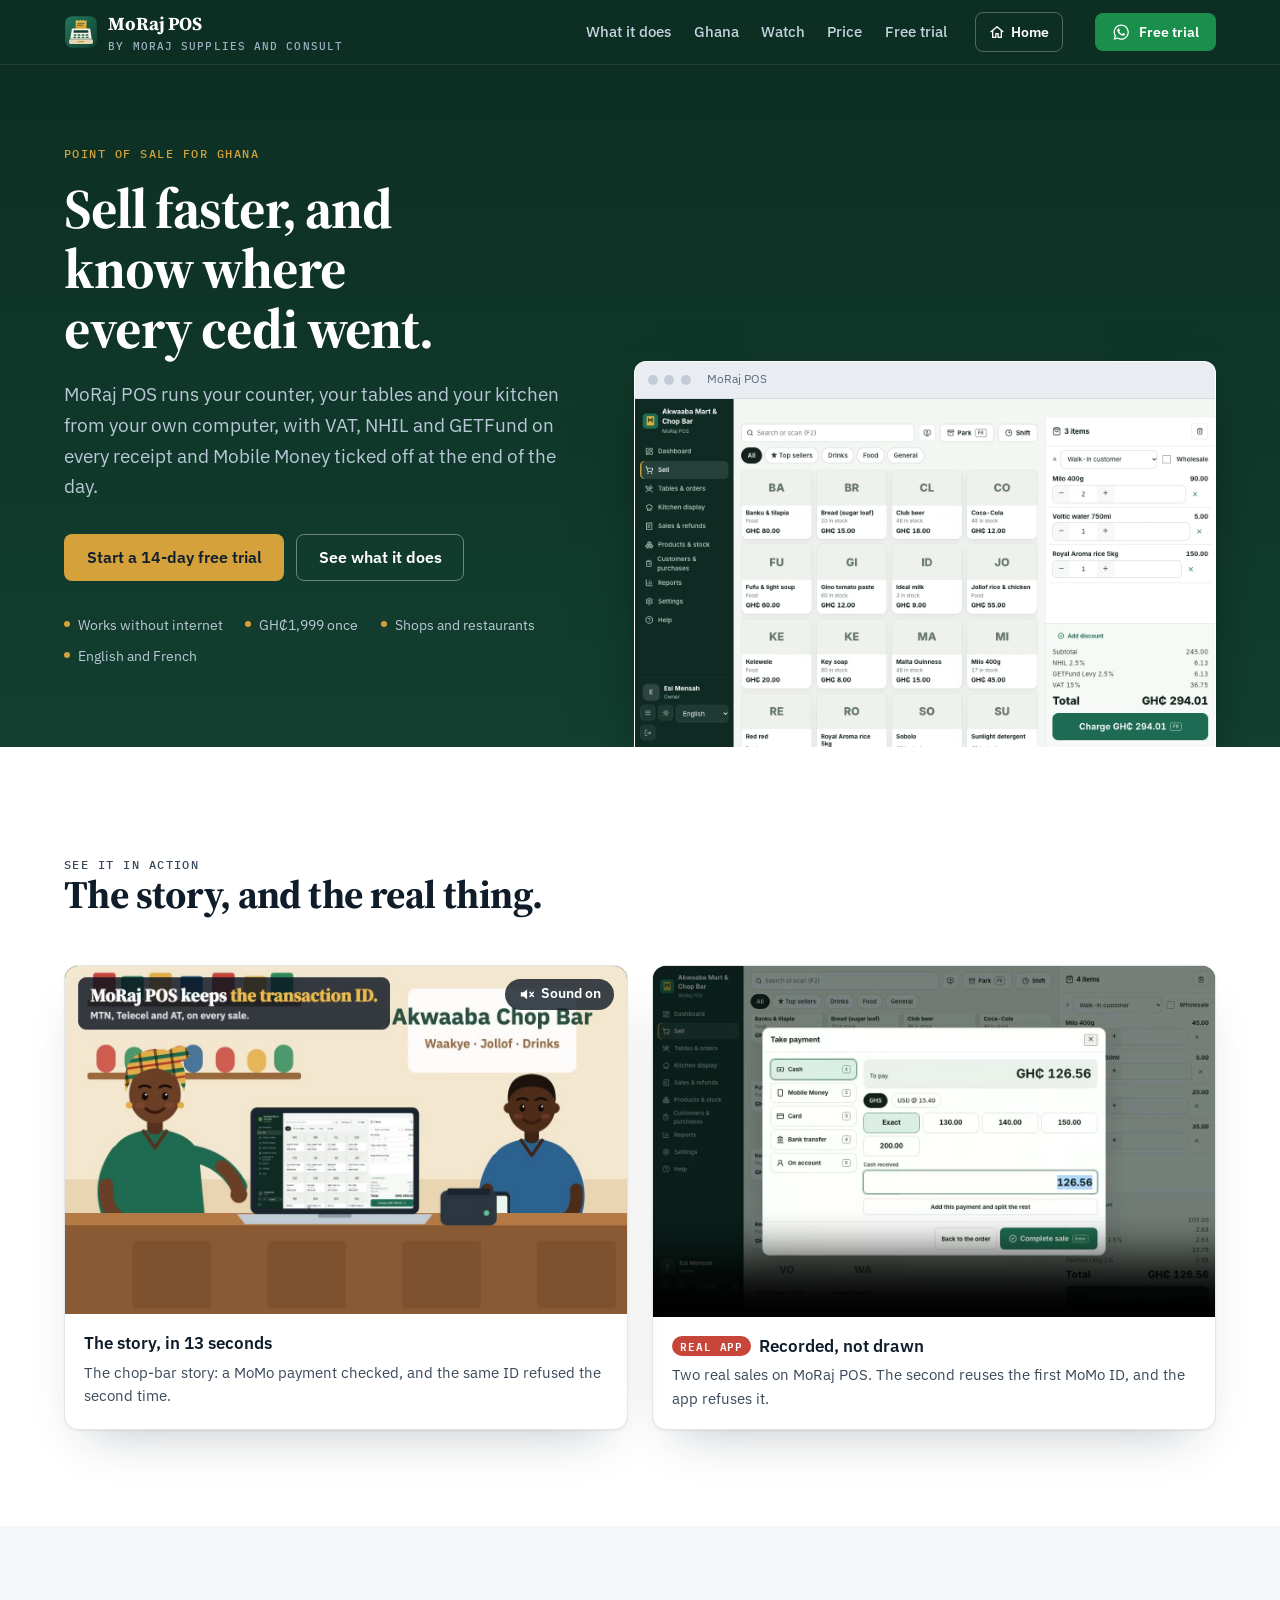
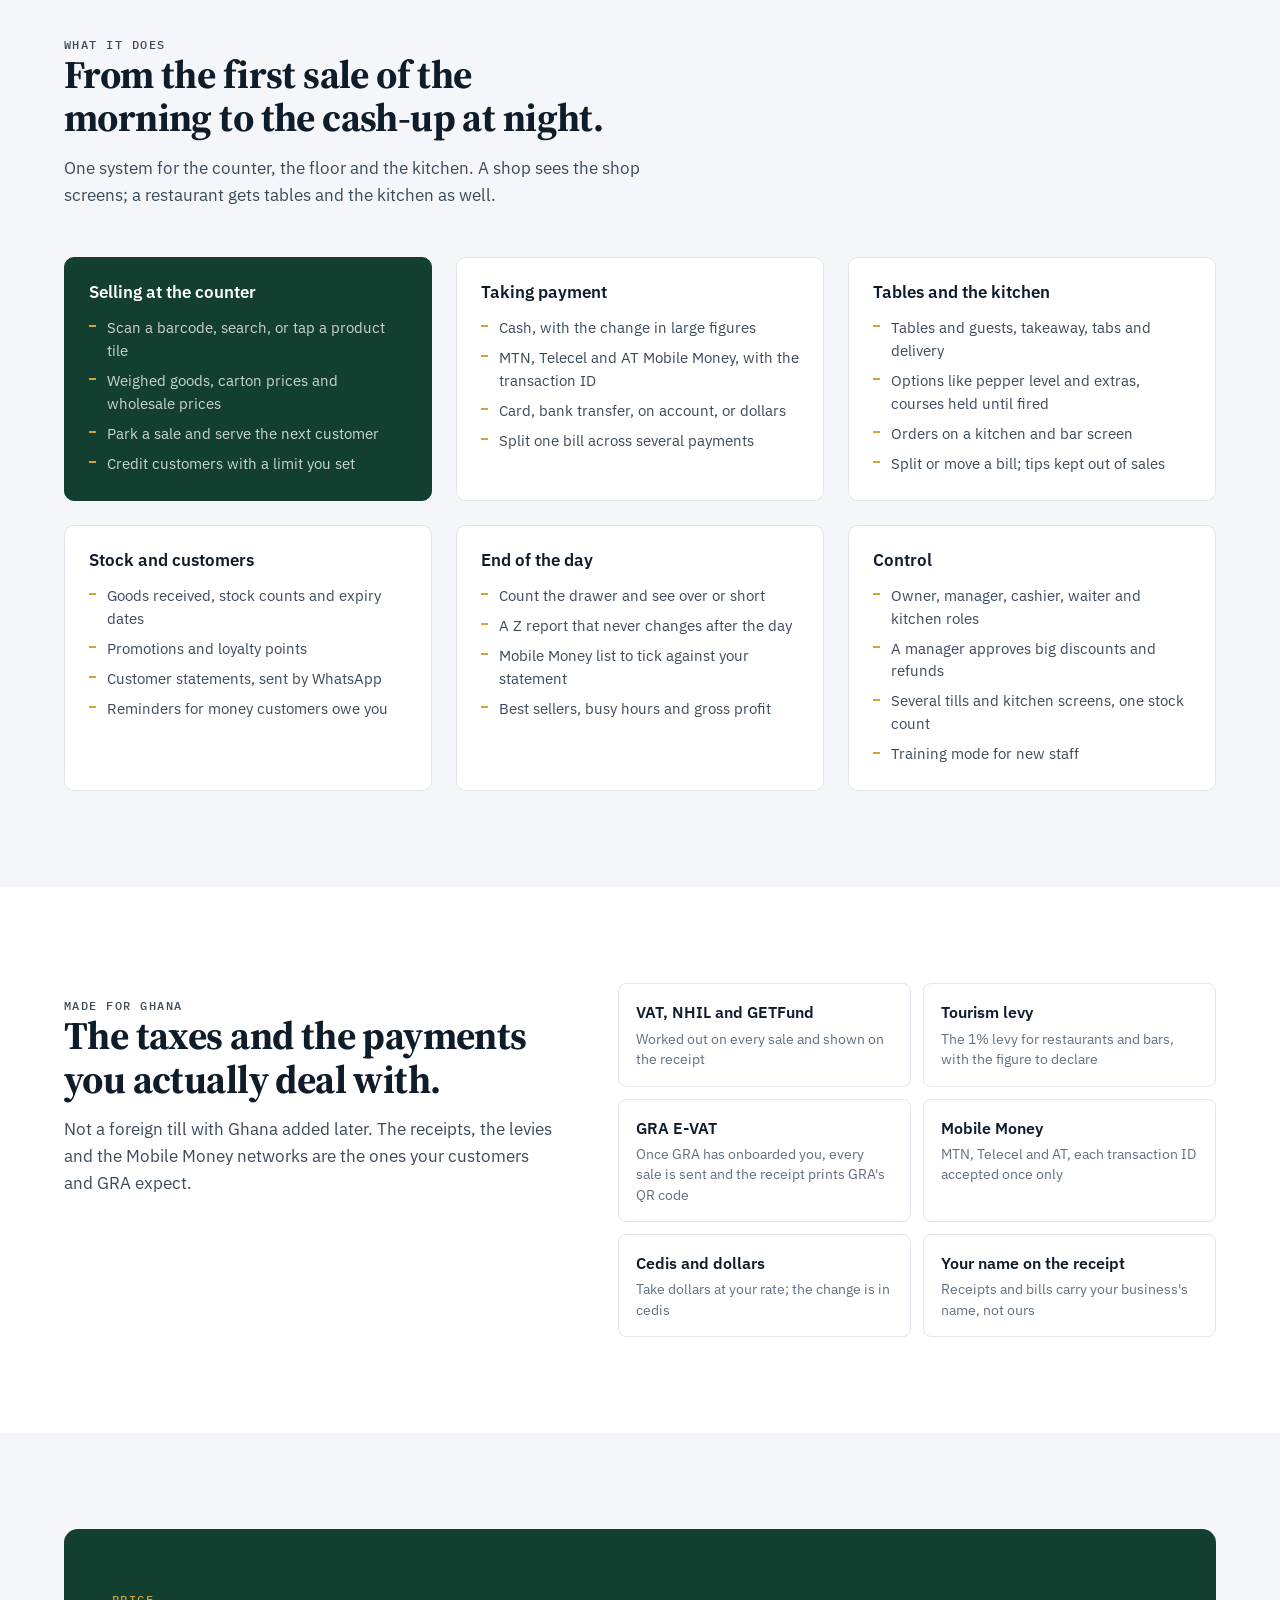
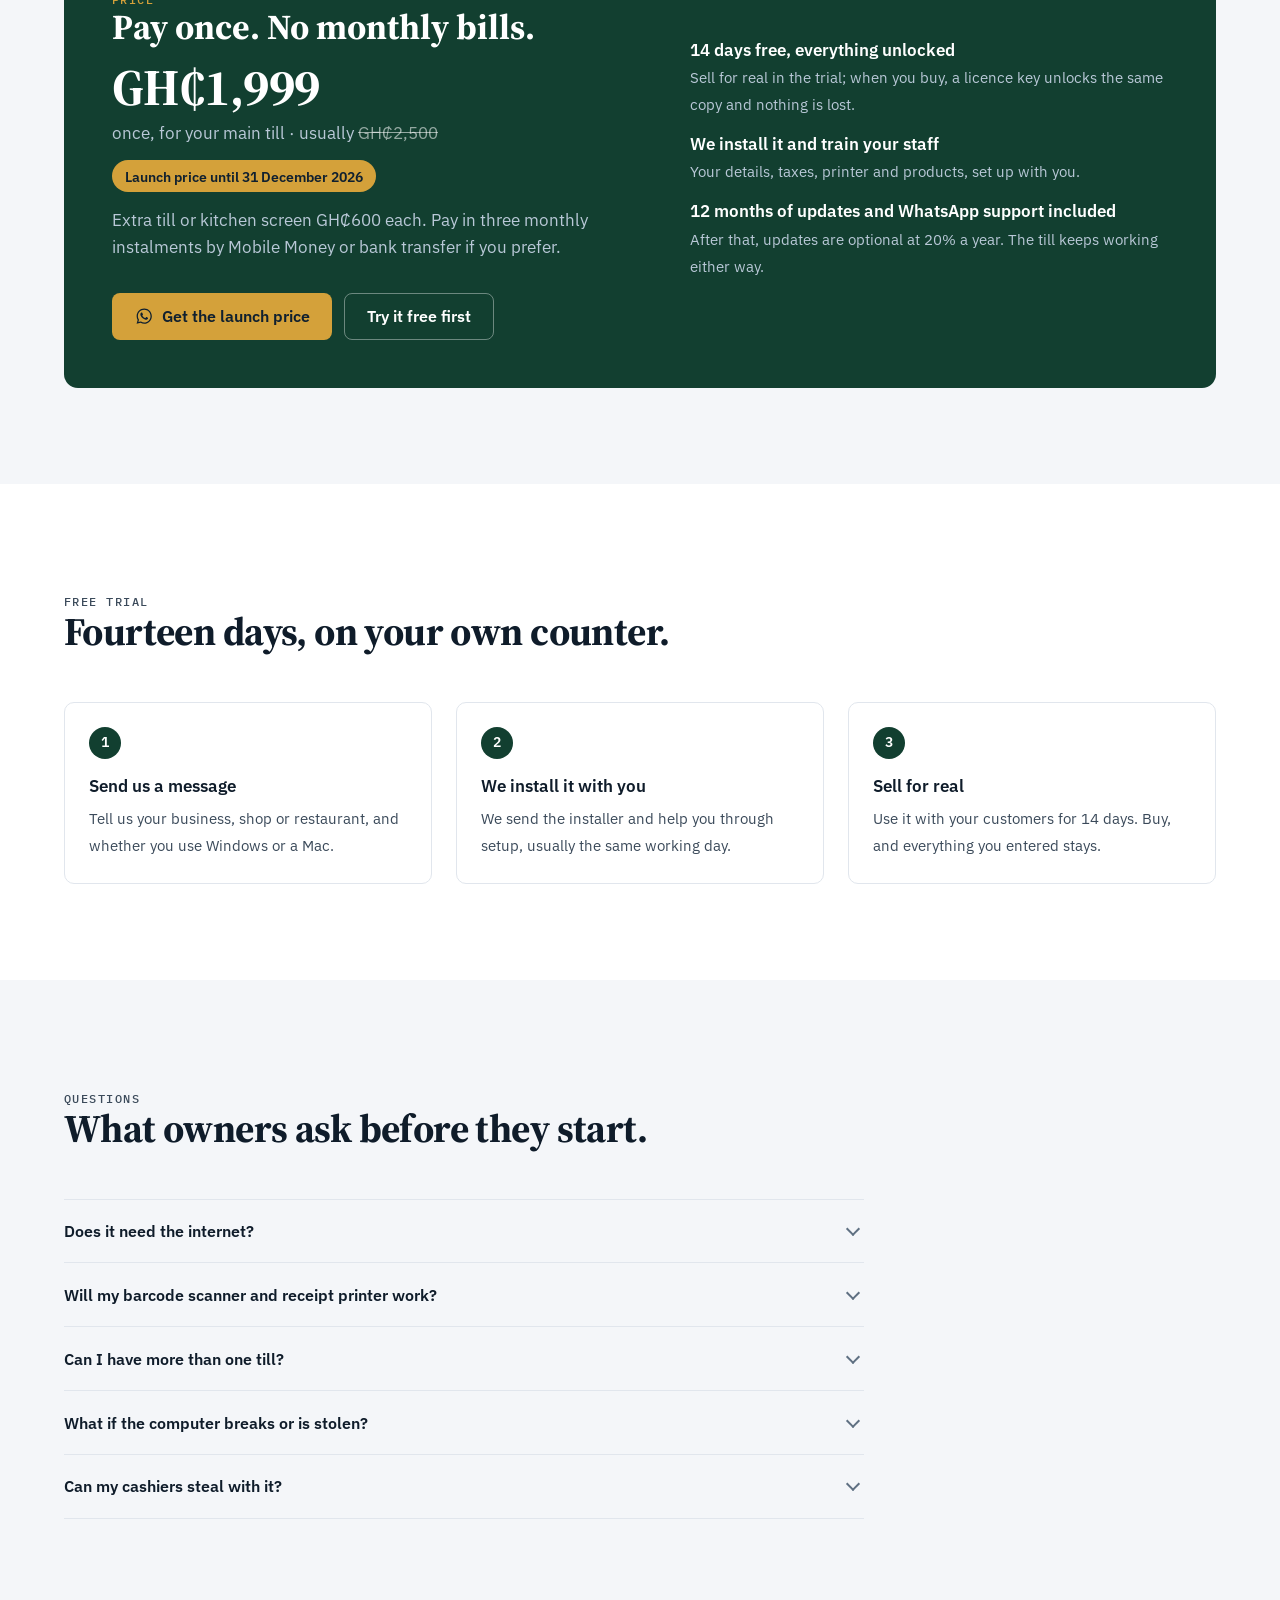
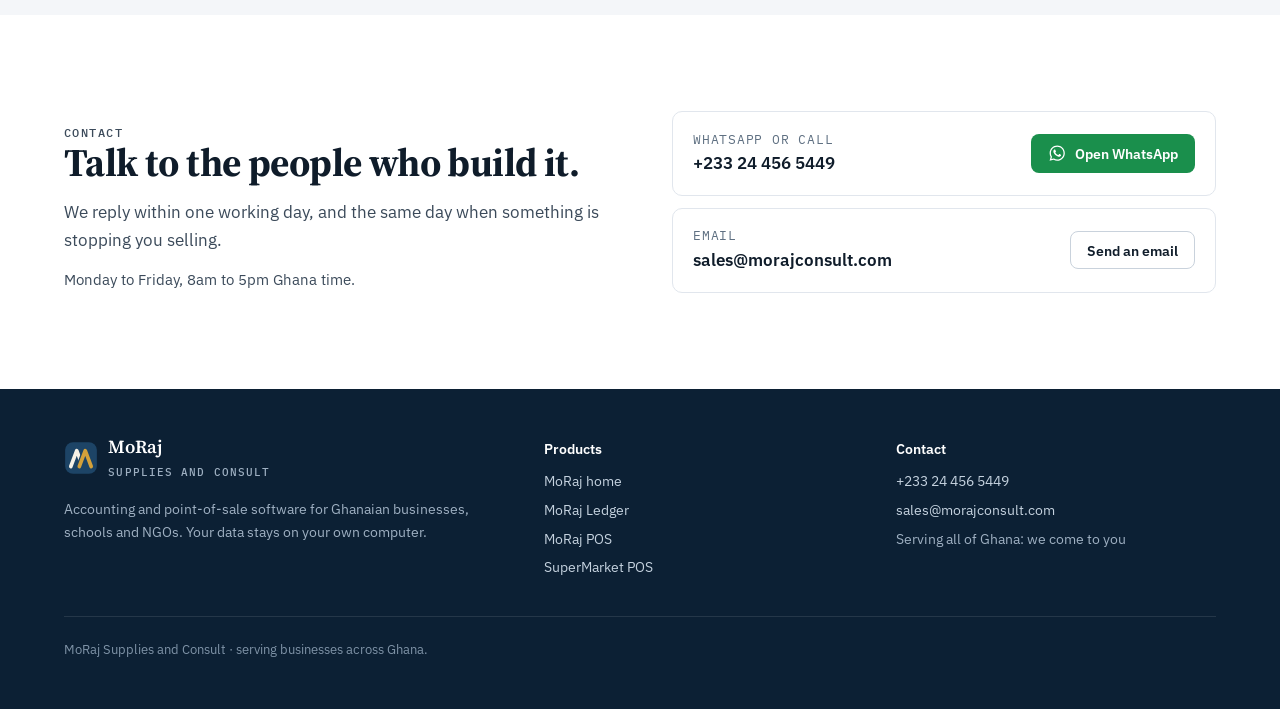
<file: pos/index.html>
<!doctype html>
<html lang="en-GH">
<head>
<meta charset="utf-8">
<meta name="viewport" content="width=device-width, initial-scale=1">
<title>MoRaj POS — point of sale for shops, chop bars and restaurants in Ghana</title>
<meta name="description" content="MoRaj POS: a till for Ghanaian shops, chop bars, restaurants and bars. Barcode selling, tables and kitchen screen, Mobile Money, VAT/NHIL/GETFund on every receipt. Works offline. 14-day free trial.">
<meta name="theme-color" content="#123f30">
<meta property="og:type" content="website">
<meta property="og:site_name" content="MoRaj Supplies and Consult">
<meta property="og:title" content="MoRaj POS — the till for shops, chop bars and restaurants">
<meta property="og:description" content="Sell by barcode or touch, run tables and a kitchen screen, take Mobile Money, and print Ghana VAT on every receipt. Works offline. 14-day free trial.">
<meta property="og:url" content="https://morajconsult.com/pos/">
<meta property="og:image" content="https://morajconsult.com/assets/og-pos.png">
<meta property="og:image:width" content="1200">
<meta property="og:image:height" content="630">
<meta name="twitter:card" content="summary_large_image">
<link rel="icon" href="/assets/moraj-mark.svg" type="image/svg+xml">
<link rel="apple-touch-icon" href="/assets/moraj-mark-touch.png">
<link rel="preconnect" href="https://fonts.googleapis.com">
<link rel="preconnect" href="https://fonts.gstatic.com" crossorigin>
<link rel="stylesheet" href="https://fonts.googleapis.com/css2?family=IBM+Plex+Mono:wght@400;500&family=IBM+Plex+Sans:wght@400;500;600&family=Source+Serif+4:opsz,wght@8..60,600;8..60,700&display=swap">
<link rel="stylesheet" href="/assets/site.css">
<style>:root { --band-1: #0d2f23; --band-2: #123f30; }</style>
<script type="application/ld+json">{"@context": "https://schema.org", "@type": "SoftwareApplication", "name": "MoRaj POS", "url": "https://morajconsult.com/pos/", "description": "Point of sale for Ghanaian shops, chop bars, restaurants and bars: barcode and touch selling, tables and kitchen screen, Mobile Money, VAT, NHIL and GETFund on every receipt. Works offline.", "applicationCategory": "BusinessApplication", "operatingSystem": "Windows, macOS", "offers": {"@type": "Offer", "price": "1999", "priceCurrency": "GHS", "availability": "https://schema.org/InStock", "url": "https://morajconsult.com/pos/"}, "publisher": {"@type": "Organization", "@id": "https://morajconsult.com/#org", "name": "MoRaj Supplies and Consult", "url": "https://morajconsult.com/", "logo": "https://morajconsult.com/media/profile.png", "email": "sales@morajconsult.com", "telephone": "+233244565449", "address": {"@type": "PostalAddress", "addressLocality": "Cape Coast", "addressRegion": "Central Region", "addressCountry": "GH"}, "areaServed": [{"@type": "Country", "name": "Ghana"}, "Cape Coast", "Accra", "Kumasi", "Sekondi-Takoradi", "Tamale"], "sameAs": ["https://www.facebook.com/profile.php?id=61594829566417"]}}</script>
</head>
<body>

<svg width="0" height="0" style="position:absolute" aria-hidden="true">
  <defs>
    <linearGradient id="steel" x1="0" y1="0" x2="1" y2="1"><stop offset="0%" stop-color="#d8dcdf"/><stop offset="45%" stop-color="#b9bfc4"/><stop offset="100%" stop-color="#8f979e"/></linearGradient>
    <!-- The company's mark: two interlocked peaks make the M (cream and gold on navy). Source: assets/moraj-mark.svg. -->
    <symbol id="mark" viewBox="0 0 120 120">
      <rect x="4" y="4" width="112" height="112" rx="28" fill="#1d4466"/>
      <path d="M24 90 L45 34 L60 74" fill="none" stroke="#f6f1e6" stroke-width="13" stroke-linecap="round" stroke-linejoin="round"/>
      <path d="M54 90 L75 34 L96 90" fill="none" stroke="#1d4466" stroke-width="22" stroke-linecap="round" stroke-linejoin="round"/>
      <path d="M54 90 L75 34 L96 90" fill="none" stroke="#d4a13a" stroke-width="13" stroke-linecap="round" stroke-linejoin="round"/>
    </symbol>
    <!-- MoRaj Ledger: the T-account with the gold double rule -->
    <linearGradient id="pg" x1="0" y1="0" x2="0.35" y2="1"><stop offset="0%" stop-color="#1d4466"/><stop offset="100%" stop-color="#14304a"/></linearGradient>
    <symbol id="m-ledger" viewBox="0 0 120 120">
      <rect x="6" y="6" width="108" height="108" rx="26" fill="url(#pg)"/>
      <g stroke="#f6f1e6" stroke-linecap="round" fill="none" stroke-width="7"><path d="M26 36 H94"/><path d="M60 36 V84"/></g>
      <g stroke="#9fb6c8" stroke-linecap="round" fill="none" stroke-width="5"><path d="M32 52 H50"/><path d="M32 64 H50"/><path d="M32 76 H50"/><path d="M70 52 H88"/><path d="M70 64 H88"/><path d="M70 76 H88"/></g>
      <g stroke="#d4a13a" stroke-linecap="round" fill="none" stroke-width="4"><path d="M26 94 H94"/><path d="M26 102 H94"/></g>
    </symbol>
    <!-- MoRaj POS: a till with the gold receipt coming out of it (assets/marks/moraj-pos.svg) -->
    <linearGradient id="pbg" x1="0" y1="0" x2="1" y2="1"><stop offset="0" stop-color="#23785c"/><stop offset="1" stop-color="#123f30"/></linearGradient>
    <linearGradient id="pgd" x1="0" y1="0" x2="0" y2="1"><stop offset="0" stop-color="#f4c656"/><stop offset="1" stop-color="#d49b20"/></linearGradient>
    <symbol id="m-pos" viewBox="0 0 120 120">
      <rect x="4" y="4" width="112" height="112" rx="26" fill="url(#pbg)"/>
  <!-- the receipt coming out of the till: the old mark's gold slip -->
  <path d="M41 50 V22 l5.5 -5 5.5 5 5.5 -5 5.5 5 5.5 -5 5.5 5 5.5 -5 V50 Z" fill="url(#pgd)"/>
  <path d="M48 29 H72 M48 36 H66" stroke="#123f30" stroke-width="3.2" stroke-linecap="round" opacity=".75"/>
  <!-- the till -->
  <path d="M28 48 H92 L98 84 H22 Z" fill="#f6f1e6"/>
  <rect x="34" y="54" width="52" height="9" rx="2.5" fill="#123f30"/>
  <g fill="#1f6b52">
    <rect x="34" y="68" width="10" height="5.5" rx="1.5"/><rect x="48" y="68" width="10" height="5.5" rx="1.5"/><rect x="62" y="68" width="10" height="5.5" rx="1.5"/><rect x="76" y="68" width="10" height="5.5" rx="1.5"/>
    <rect x="33" y="76.5" width="10" height="5" rx="1.5"/><rect x="47.5" y="76.5" width="10" height="5" rx="1.5"/><rect x="62.5" y="76.5" width="10" height="5" rx="1.5"/><rect x="77" y="76.5" width="10" height="5" rx="1.5"/>
  </g>
  <!-- the cash drawer, with the gold rule -->
  <rect x="18" y="86" width="84" height="16" rx="4" fill="#e3d6b8"/>
  <rect x="48" y="92" width="24" height="4" rx="2" fill="#d49b20"/>
    </symbol>
    <!-- SuperMarket POS: a trolley with a barcode in the basket (assets/marks/supermarket-pos.svg) -->
    <linearGradient id="sbg" x1="0" y1="0" x2="1" y2="1"><stop offset="0" stop-color="#14a87d"/><stop offset="1" stop-color="#0b6b98"/></linearGradient>
    <symbol id="m-smk" viewBox="0 0 120 120">
      <rect x="4" y="4" width="112" height="112" rx="26" fill="url(#sbg)"/>
  <!-- the trolley -->
  <path d="M18 30 H29 L38 76 H89" fill="none" stroke="#fff" stroke-width="7" stroke-linecap="round" stroke-linejoin="round"/>
  <path d="M31 40 H99 L92 68 H37" fill="none" stroke="#fff" stroke-width="7" stroke-linejoin="round"/>
  <!-- a barcode in the basket -->
  <g fill="#fff">
    <rect x="44" y="47" width="3" height="15"/><rect x="50" y="47" width="5" height="15"/><rect x="58" y="47" width="2.5" height="15"/>
    <rect x="63.5" y="47" width="4" height="15"/><rect x="70.5" y="47" width="2.5" height="15"/><rect x="76" y="47" width="5" height="15"/><rect x="84" y="47" width="2.5" height="15"/>
  </g>
  <circle cx="45" cy="90" r="7" fill="#fff"/><circle cx="82" cy="90" r="7" fill="#fff"/>
    </symbol>
    <symbol id="home" viewBox="0 0 24 24"><path d="M3 11.5 12 4l9 7.5M5.5 9.8V20h4.8v-5.6h3.4V20h4.8V9.8" fill="none" stroke="currentColor" stroke-width="2" stroke-linecap="round" stroke-linejoin="round"/></symbol>
    <symbol id="wa" viewBox="0 0 24 24"><path fill="currentColor" d="M12.04 2C6.58 2 2.13 6.45 2.13 11.91c0 1.75.46 3.45 1.32 4.95L2.05 22l5.25-1.38c1.45.79 3.08 1.21 4.74 1.21 5.46 0 9.91-4.45 9.91-9.91C21.95 6.45 17.5 2 12.04 2Zm0 18.15c-1.48 0-2.93-.4-4.2-1.15l-.3-.18-3.12.82.83-3.04-.2-.31a8.2 8.2 0 0 1-1.26-4.38c0-4.54 3.7-8.24 8.25-8.24 4.54 0 8.24 3.7 8.24 8.24 0 4.55-3.7 8.24-8.24 8.24Zm4.52-6.16c-.25-.12-1.47-.72-1.69-.81-.23-.08-.39-.12-.56.13-.17.24-.64.8-.78.97-.14.17-.29.19-.54.06-.25-.12-1.05-.39-1.99-1.23-.74-.66-1.23-1.47-1.38-1.72-.14-.25-.02-.38.11-.5.11-.11.25-.29.37-.43.13-.15.17-.25.25-.42.08-.17.04-.31-.02-.43-.06-.12-.56-1.34-.76-1.84-.2-.48-.41-.42-.56-.43h-.48c-.17 0-.43.06-.66.31-.22.25-.86.85-.86 2.07 0 1.22.89 2.4 1.01 2.56.12.17 1.75 2.67 4.23 3.74.59.26 1.05.41 1.41.52.59.19 1.13.16 1.56.1.48-.07 1.47-.6 1.67-1.18.21-.58.21-1.07.14-1.18-.06-.1-.22-.16-.47-.28Z"/></symbol>
  </defs>
</svg>

<header class="top on-dark">
  <div class="wrap top-in">
    <a class="logo" href="/" aria-label="MoRaj, all products"><svg aria-hidden="true"><use href="#m-pos"/></svg><span><b>MoRaj POS</b><small>by MoRaj Supplies and Consult</small></span></a>
    <nav aria-label="Sections">
      <a href="#features">What it does</a>
      <a href="#ghana">Ghana</a>
      <a href="#watch">Watch</a>
      <a href="#price">Price</a>
      <a href="#trial">Free trial</a>
    </nav>
    <a class="home-link" href="/" aria-label="MoRaj home" title="MoRaj home"><svg aria-hidden="true"><use href="#home"/></svg><span>Home</span></a>
    <a class="btn btn-wa btn-sm" href="https://wa.me/233244565449?text=Hello%2C%20I%20would%20like%20to%20try%20MoRaj%20POS.%20My%20business%20is%3A%20"><svg aria-hidden="true"><use href="#wa"/></svg>Free trial</a>
  </div>
</header>

<main>

  <section class="hero on-dark">
    <div class="wrap hero-grid">
      <div class="hero-copy">
        <p class="eyebrow">Point of sale for Ghana</p>
        <h1>Sell faster, and know where every cedi went.</h1>
        <p class="lede">
          MoRaj POS runs your counter, your tables and your kitchen from your own computer, with
          VAT, NHIL and GETFund on every receipt and Mobile Money ticked off at the end of the day.
        </p>
        <div class="cta-row">
          <a class="btn btn-primary" href="https://wa.me/233244565449?text=Hello%2C%20I%20would%20like%20to%20try%20MoRaj%20POS.%20My%20business%20is%3A%20">Start a 14-day free trial</a>
          <a class="btn btn-line" href="#features">See what it does</a>
        </div>
        <ul class="facts">
          <li>Works without internet</li>
          <li>GH₵1,999 once</li>
          <li>Shops and restaurants</li>
          <li>English and French</li>
        </ul>
      </div>
      <figure class="shot" aria-label="Screenshot of MoRaj POS">
        <div class="shot-bar" aria-hidden="true"><i></i><i></i><i></i><span>MoRaj POS</span></div>
        <img src="/assets/img/moraj-pos-sell.webp" width="1366" height="820" alt="The MoRaj POS selling screen: food and drink tiles, a bill of three items, NHIL, GETFund and VAT, and the total of GH₵294.01.">
      </figure>
    </div>
  </section>

  <section class="sec" id="watch">
    <div class="wrap">
      <div class="head">
        <p class="kicker">See it in action</p>
        <h2>The story, and the real thing.</h2>
      </div>
      <div class="watch">
        <figure class="vid"><video data-autoplay muted loop playsinline preload="metadata" poster="/assets/video/moraj-pos-web-poster.jpg" width="1200" height="744"><source src="/assets/video/moraj-pos-web.mp4" type="video/mp4"></video><figcaption><b>The story, in 13 seconds</b><span>The chop-bar story: a MoMo payment checked, and the same ID refused the second time.</span></figcaption></figure>
        <figure class="vid" style="--ar: 1280 / 800"><video data-autoplay muted loop playsinline preload="metadata" poster="/assets/video/moraj-pos-demo-poster.jpg" width="1280" height="800" controls><source src="/assets/video/moraj-pos-demo.mp4" type="video/mp4"></video><figcaption><b><span class="live">Real app</span>Recorded, not drawn</b><span>Two real sales on MoRaj POS. The second reuses the first MoMo ID, and the app refuses it.</span></figcaption></figure>
      </div>
    </div>
  </section>

  <section class="sec tint" id="features">
    <div class="wrap">
      <div class="head">
        <p class="kicker">What it does</p>
        <h2>From the first sale of the morning to the cash-up at night.</h2>
        <p>One system for the counter, the floor and the kitchen. A shop sees the shop screens; a restaurant gets tables and the kitchen as well.</p>
      </div>
      <div class="areas">
        <div class="area lead">
          <h3>Selling at the counter</h3>
          <ul>
            <li>Scan a barcode, search, or tap a product tile</li>
            <li>Weighed goods, carton prices and wholesale prices</li>
            <li>Park a sale and serve the next customer</li>
            <li>Credit customers with a limit you set</li>
          </ul>
        </div>
        <div class="area">
          <h3>Taking payment</h3>
          <ul>
            <li>Cash, with the change in large figures</li>
            <li>MTN, Telecel and AT Mobile Money, with the transaction ID</li>
            <li>Card, bank transfer, on account, or dollars</li>
            <li>Split one bill across several payments</li>
          </ul>
        </div>
        <div class="area">
          <h3>Tables and the kitchen</h3>
          <ul>
            <li>Tables and guests, takeaway, tabs and delivery</li>
            <li>Options like pepper level and extras, courses held until fired</li>
            <li>Orders on a kitchen and bar screen</li>
            <li>Split or move a bill; tips kept out of sales</li>
          </ul>
        </div>
        <div class="area">
          <h3>Stock and customers</h3>
          <ul>
            <li>Goods received, stock counts and expiry dates</li>
            <li>Promotions and loyalty points</li>
            <li>Customer statements, sent by WhatsApp</li>
            <li>Reminders for money customers owe you</li>
          </ul>
        </div>
        <div class="area">
          <h3>End of the day</h3>
          <ul>
            <li>Count the drawer and see over or short</li>
            <li>A Z report that never changes after the day</li>
            <li>Mobile Money list to tick against your statement</li>
            <li>Best sellers, busy hours and gross profit</li>
          </ul>
        </div>
        <div class="area">
          <h3>Control</h3>
          <ul>
            <li>Owner, manager, cashier, waiter and kitchen roles</li>
            <li>A manager approves big discounts and refunds</li>
            <li>Several tills and kitchen screens, one stock count</li>
            <li>Training mode for new staff</li>
          </ul>
        </div>
      </div>
    </div>
  </section>

  <section class="sec" id="ghana">
    <div class="wrap split">
      <div class="head">
        <p class="kicker">Made for Ghana</p>
        <h2>The taxes and the payments you actually deal with.</h2>
        <p>Not a foreign till with Ghana added later. The receipts, the levies and the Mobile Money networks are the ones your customers and GRA expect.</p>
      </div>
      <ul class="docs">
        <li class="doc"><b>VAT, NHIL and GETFund</b><span>Worked out on every sale and shown on the receipt</span></li>
        <li class="doc"><b>Tourism levy</b><span>The 1% levy for restaurants and bars, with the figure to declare</span></li>
        <li class="doc"><b>GRA E-VAT</b><span>Once GRA has onboarded you, every sale is sent and the receipt prints GRA's QR code</span></li>
        <li class="doc"><b>Mobile Money</b><span>MTN, Telecel and AT, each transaction ID accepted once only</span></li>
        <li class="doc"><b>Cedis and dollars</b><span>Take dollars at your rate; the change is in cedis</span></li>
        <li class="doc"><b>Your name on the receipt</b><span>Receipts and bills carry your business's name, not ours</span></li>
      </ul>
    </div>
  </section>

  <section class="sec tint" id="price">
    <div class="wrap">
      <div class="band on-dark">
        <div>
          <p class="kicker">Price</p>
          <h2>Pay once. No monthly bills.</h2>
          <p class="price-big"><b>GH₵1,999</b><span>once, for your main till · usually <s>GH₵2,500</s></span></p>
          <span class="pill-gold">Launch price until 31 December 2026</span>
          <p>Extra till or kitchen screen GH₵600 each. Pay in three monthly instalments by Mobile Money or bank transfer if you prefer.</p>
          <div class="cta-row">
            <a class="btn btn-primary" href="https://wa.me/233244565449?text=Hello%2C%20I%20would%20like%20MoRaj%20POS%20at%20the%20launch%20price.%20My%20business%20is%3A%20"><svg aria-hidden="true"><use href="#wa"/></svg>Get the launch price</a>
            <a class="btn btn-line" href="#trial">Try it free first</a>
          </div>
        </div>
        <ul>
          <li><b>14 days free, everything unlocked</b><span>Sell for real in the trial; when you buy, a licence key unlocks the same copy and nothing is lost.</span></li>
          <li><b>We install it and train your staff</b><span>Your details, taxes, printer and products, set up with you.</span></li>
          <li><b>12 months of updates and WhatsApp support included</b><span>After that, updates are optional at 20% a year. The till keeps working either way.</span></li>
        </ul>
      </div>
    </div>
  </section>

  <section class="sec" id="trial">
    <div class="wrap">
      <div class="head">
        <p class="kicker">Free trial</p>
        <h2>Fourteen days, on your own counter.</h2>
      </div>
      <ol class="steps">
        <li><b>Send us a message</b><span>Tell us your business, shop or restaurant, and whether you use Windows or a Mac.</span></li>
        <li><b>We install it with you</b><span>We send the installer and help you through setup, usually the same working day.</span></li>
        <li><b>Sell for real</b><span>Use it with your customers for 14 days. Buy, and everything you entered stays.</span></li>
      </ol>
    </div>
  </section>

  <section class="sec tint" id="faq">
    <div class="wrap">
      <div class="head">
        <p class="kicker">Questions</p>
        <h2>What owners ask before they start.</h2>
      </div>
      <div class="faq">
        <details>
          <summary>Does it need the internet?</summary>
          <p>No. Selling never needs the internet. It is only used, when it is there, for GRA E-VAT, the owner's daily email and updates. Sales made offline are sent to GRA when the connection returns.</p>
        </details>
        <details>
          <summary>Will my barcode scanner and receipt printer work?</summary>
          <p>A standard USB barcode scanner works without any setup. Receipt printers and cash drawers are set up under Settings, with a test print. Tell us your models and we will confirm before you buy.</p>
        </details>
        <details>
          <summary>Can I have more than one till?</summary>
          <p>Yes. One computer is the main till and keeps the books; the other tills and kitchen screens connect to it over your shop's network and share one stock count and one receipt sequence.</p>
        </details>
        <details>
          <summary>What if the computer breaks or is stolen?</summary>
          <p>MoRaj POS backs itself up while you work, seals each backup with your passphrase, and can copy it to a flash drive or a synced folder. Restore it on the new computer and carry on.</p>
        </details>
        <details>
          <summary>Can my cashiers steal with it?</summary>
          <p>Every person signs in as themselves, a manager approves large discounts and refunds, and the drawer is counted before the expected figure is shown. Nothing hides a shortage.</p>
        </details>
      </div>
    </div>
  </section>

  <section class="sec" id="contact">
    <div class="wrap contact">
      <div class="head">
        <p class="kicker">Contact</p>
        <h2>Talk to the people who build it.</h2>
        <p>We reply within one working day, and the same day when something is stopping you selling.</p>
        <p class="hours">Monday to Friday, 8am to 5pm Ghana time.</p>
      </div>
      <div class="ways">
        <div class="way"><div><small>WhatsApp or call</small><b>+233 24 456 5449</b></div><a class="btn btn-wa btn-sm" href="https://wa.me/233244565449?text=Hello%2C%20I%20have%20a%20question%20about%20MoRaj%20POS."><svg aria-hidden="true"><use href="#wa"/></svg>Open WhatsApp</a></div>
        <div class="way"><div><small>Email</small><b>sales@morajconsult.com</b></div><a class="btn btn-line btn-sm" href="mailto:sales@morajconsult.com?subject=MoRaj%20POS">Send an email</a></div>
      </div>
    </div>
  </section>

</main>

<footer class="foot">
  <div class="wrap">
    <div class="foot-grid">
      <div>
        <a class="logo" href="/" aria-label="MoRaj Supplies and Consult, home"><svg aria-hidden="true"><use href="#mark"/></svg><span><b>MoRaj</b><small>Supplies and Consult</small></span></a>
        <p style="margin-top:1rem">Accounting and point-of-sale software for Ghanaian businesses, schools and NGOs. Your data stays on your own computer.</p>
      </div>
      <div>
        <b>Products</b>
        <p><a href="/">MoRaj home</a></p>
        <p><a href="/ledger/">MoRaj Ledger</a></p>
        <p><a href="/pos/">MoRaj POS</a></p>
        <p><a href="/supermarket/">SuperMarket POS</a></p>
      </div>
      <div>
        <b>Contact</b>
        <p><a href="https://wa.me/233244565449">+233 24 456 5449</a></p>
        <p><a href="mailto:sales@morajconsult.com">sales@morajconsult.com</a></p>
        <p>Serving all of Ghana: we come to you</p>
      </div>
    </div>
    <div class="legal">
      <span>MoRaj Supplies and Consult · serving businesses across Ghana.</span>
    </div>
  </div>
</footer>

<a class="wa-float" href="https://wa.me/233244565449?text=Hello%2C%20I%20would%20like%20to%20try%20MoRaj%20POS.%20My%20business%20is%3A%20" aria-label="Chat with us on WhatsApp"><svg aria-hidden="true"><use href="#wa"/></svg>Chat</a>

<script src="/assets/play-visible.js" defer></script>
<!-- Cloudflare Web Analytics: cookie-free page-view counts, no consent banner needed --><script defer src='https://static.cloudflareinsights.com/beacon.min.js' data-cf-beacon='{"token": "0d51b79b50e149e1ab08c040d5af5f26"}'></script>
</body>
</html>
</file>
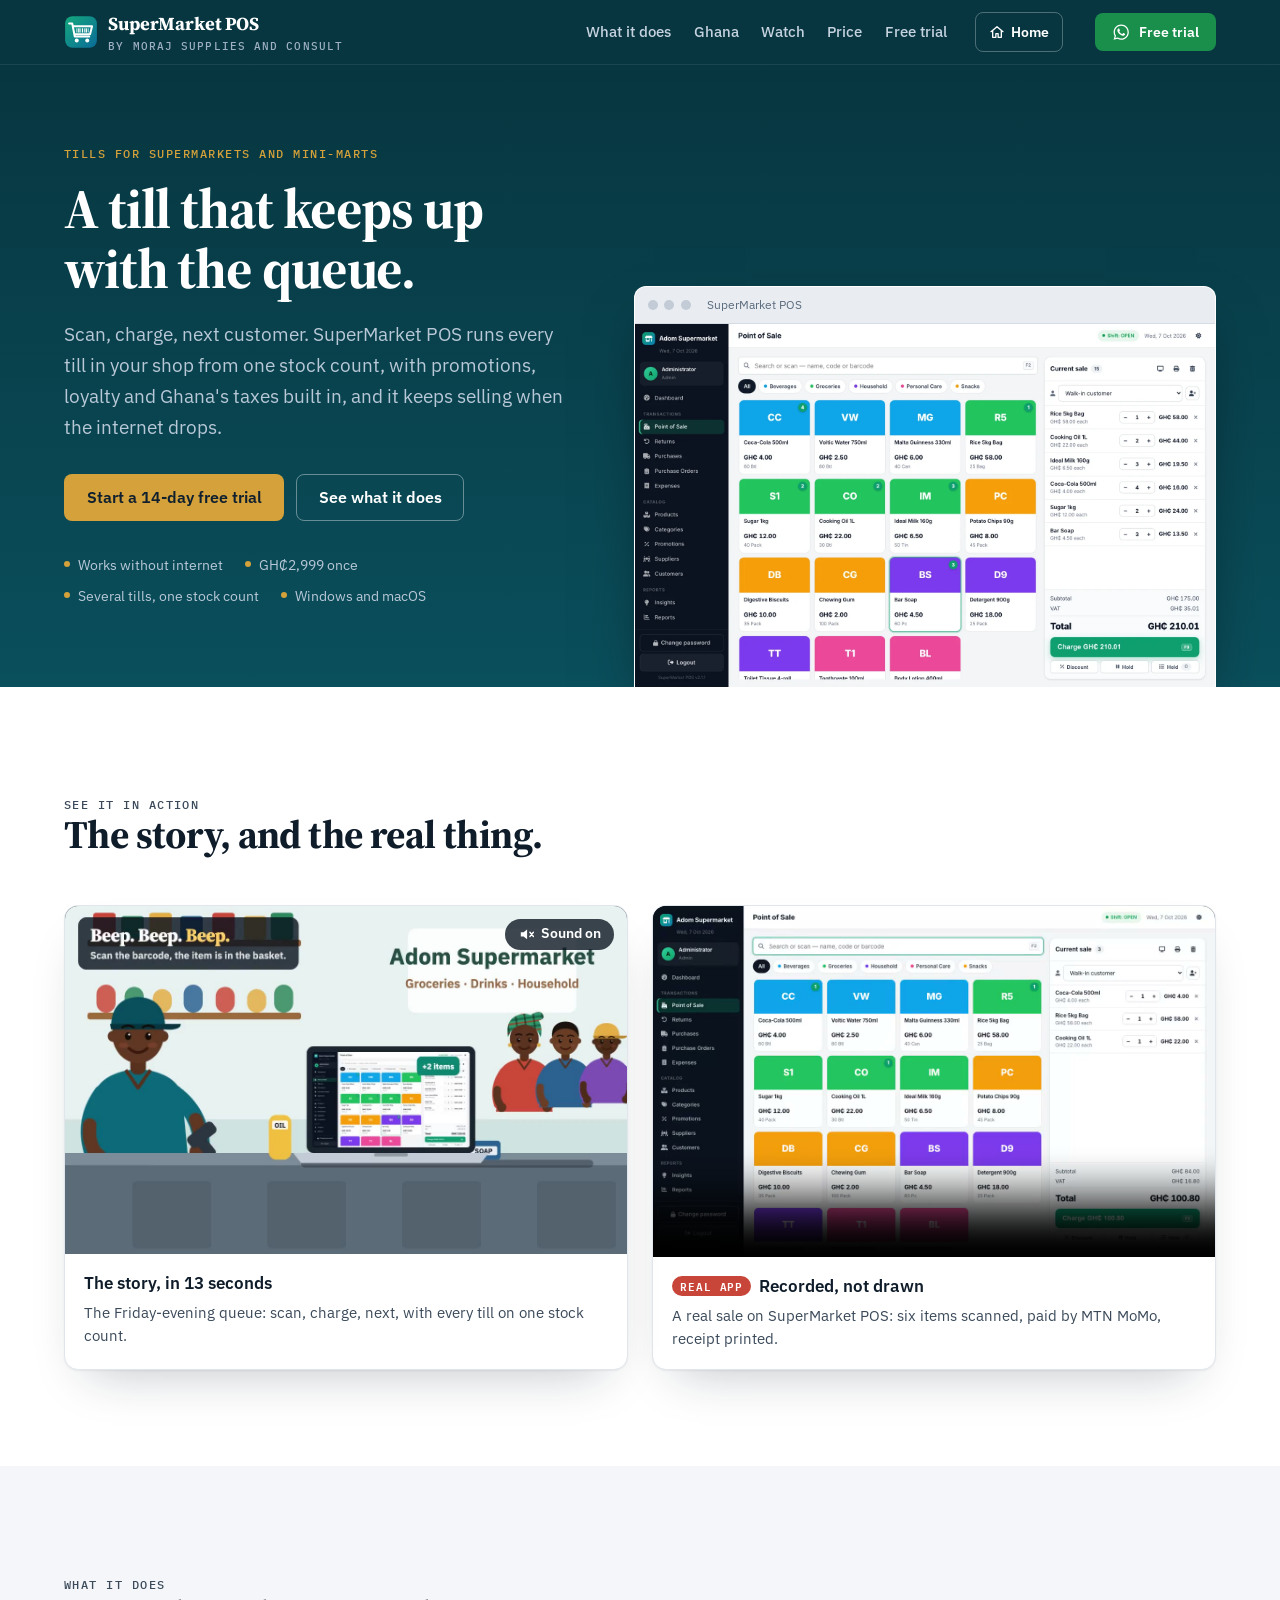
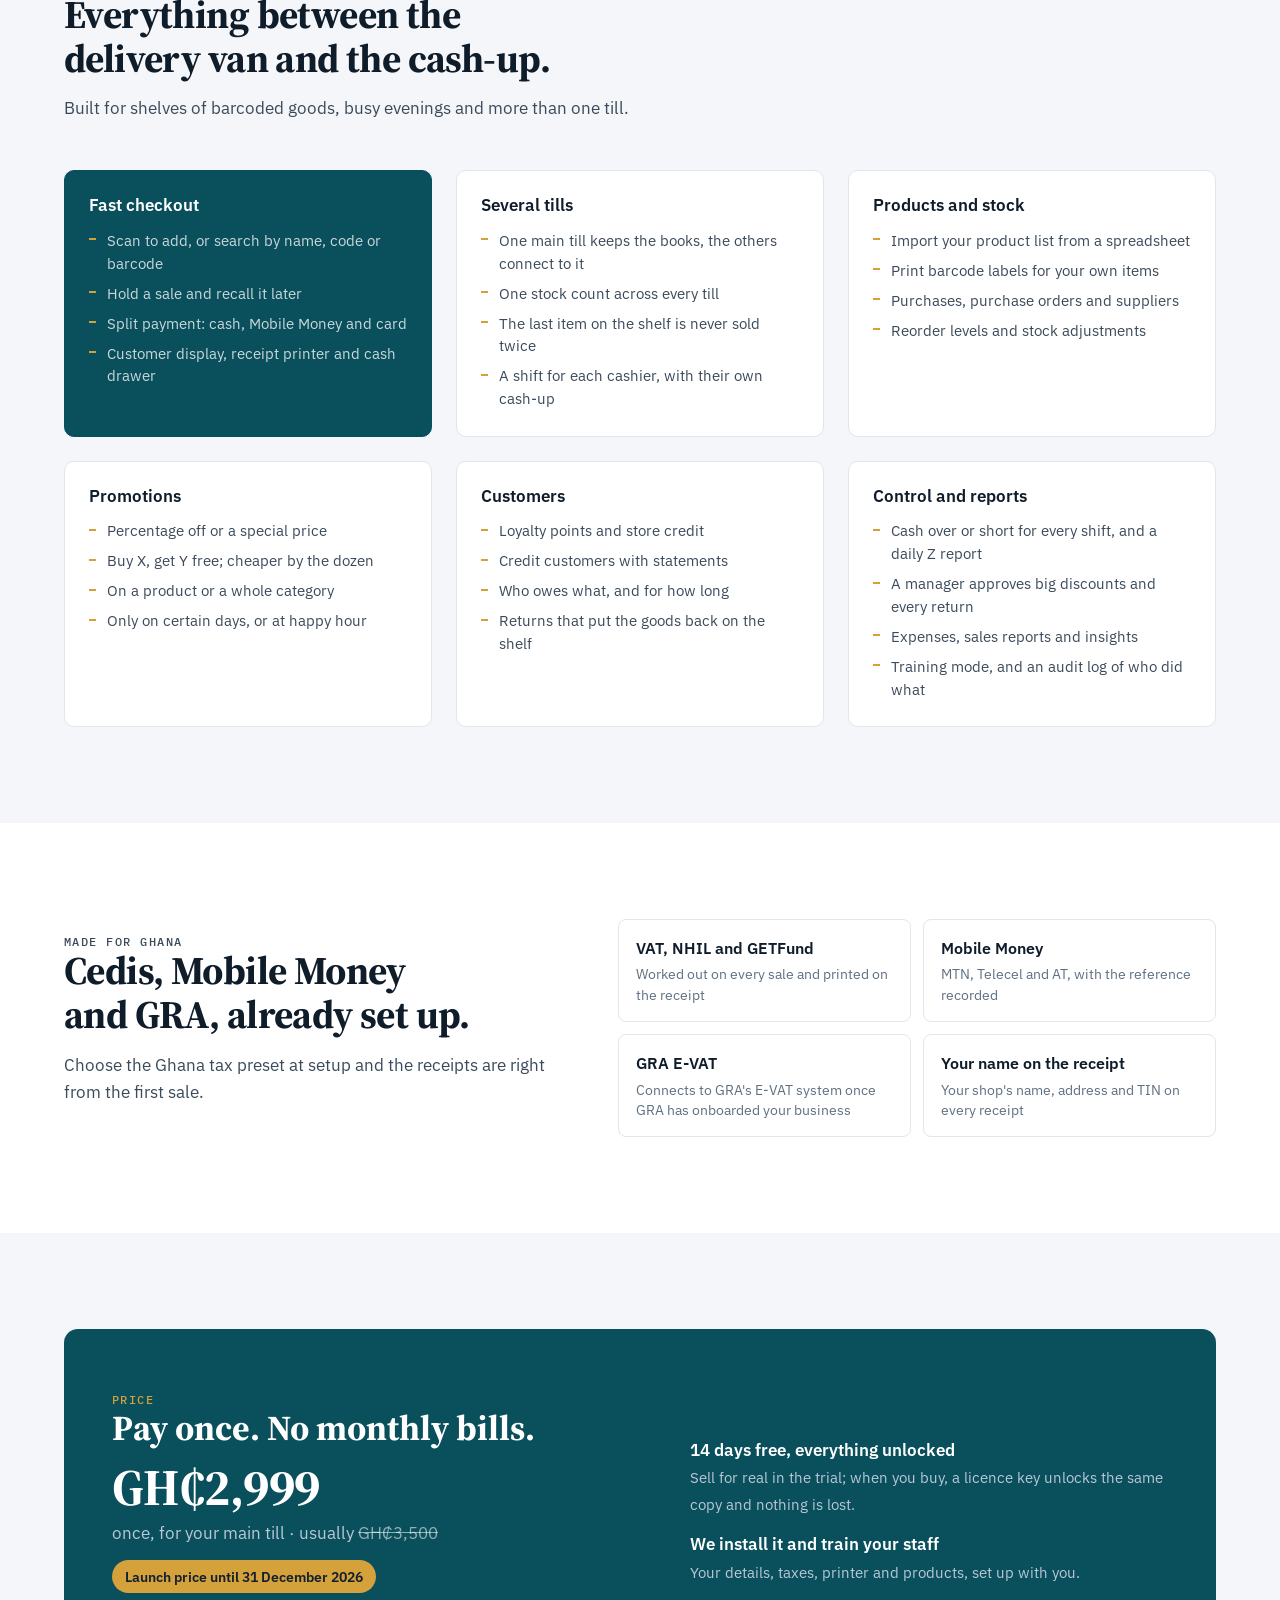
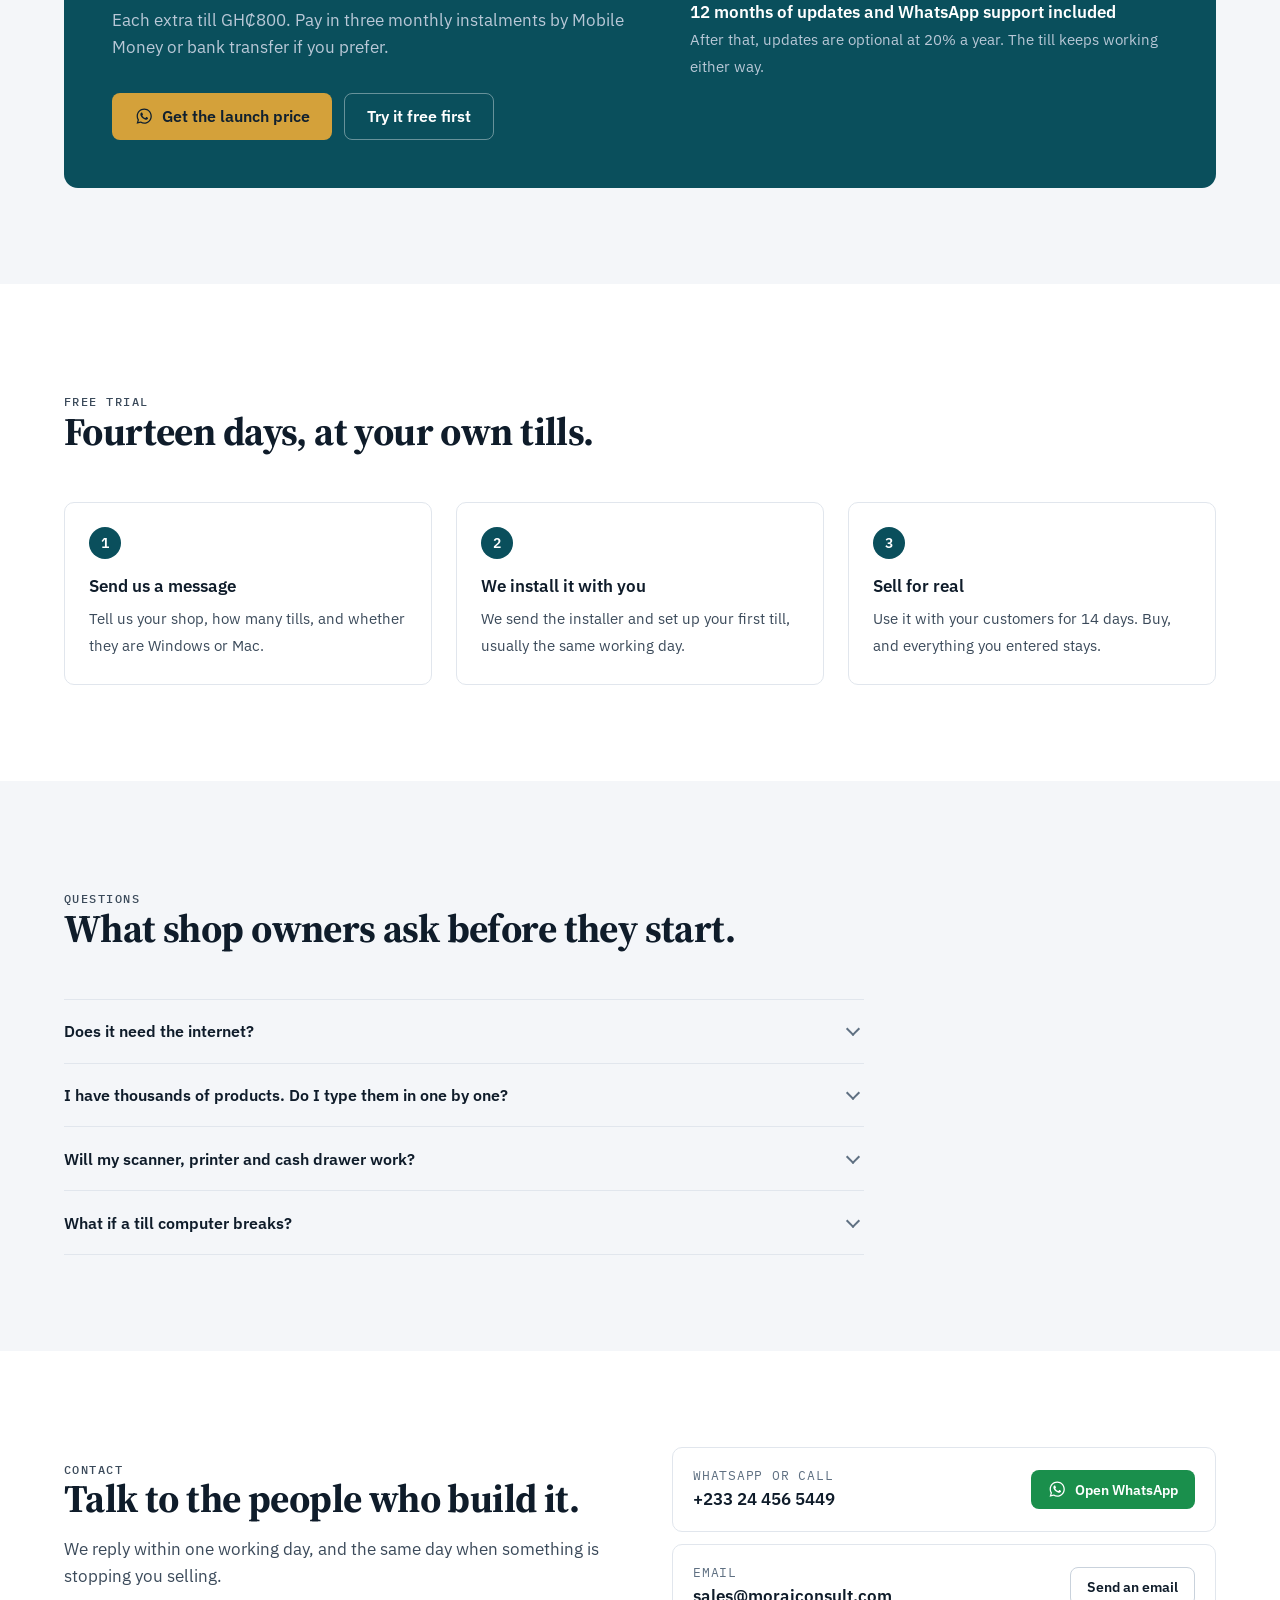
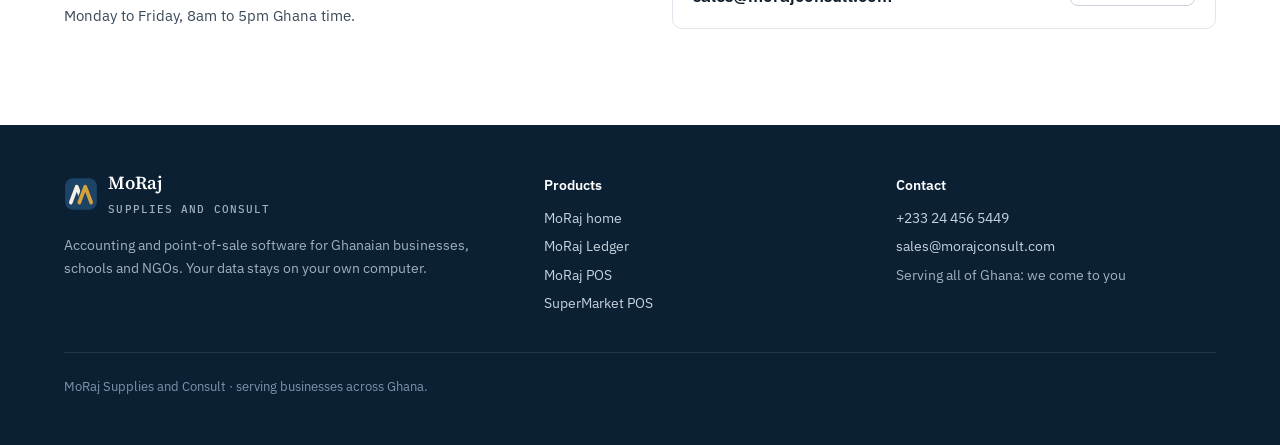
<file: supermarket/index.html>
<!doctype html>
<html lang="en-GH">
<head>
<meta charset="utf-8">
<meta name="viewport" content="width=device-width, initial-scale=1">
<title>SuperMarket POS — tills for supermarkets and mini-marts in Ghana</title>
<meta name="description" content="SuperMarket POS: barcode tills for Ghanaian supermarkets and mini-marts. Several tills on one stock count, promotions, loyalty, Mobile Money, VAT/NHIL/GETFund. Works offline. 14-day free trial.">
<meta name="theme-color" content="#0a4f5c">
<meta property="og:type" content="website">
<meta property="og:site_name" content="MoRaj Supplies and Consult">
<meta property="og:title" content="SuperMarket POS — a till that keeps up with the queue">
<meta property="og:description" content="Barcode tills for supermarkets and mini-marts: several tills, one stock count, promotions and loyalty, Ghana VAT on every receipt. Works offline. 14-day free trial.">
<meta property="og:url" content="https://morajconsult.com/supermarket/">
<meta property="og:image" content="https://morajconsult.com/assets/og-supermarket.png">
<meta property="og:image:width" content="1200">
<meta property="og:image:height" content="630">
<meta name="twitter:card" content="summary_large_image">
<link rel="icon" href="/assets/moraj-mark.svg" type="image/svg+xml">
<link rel="apple-touch-icon" href="/assets/moraj-mark-touch.png">
<link rel="preconnect" href="https://fonts.googleapis.com">
<link rel="preconnect" href="https://fonts.gstatic.com" crossorigin>
<link rel="stylesheet" href="https://fonts.googleapis.com/css2?family=IBM+Plex+Mono:wght@400;500&family=IBM+Plex+Sans:wght@400;500;600&family=Source+Serif+4:opsz,wght@8..60,600;8..60,700&display=swap">
<link rel="stylesheet" href="/assets/site.css">
<style>:root { --band-1: #073640; --band-2: #0a4f5c; }</style>
<script type="application/ld+json">{"@context": "https://schema.org", "@type": "SoftwareApplication", "name": "SuperMarket POS", "url": "https://morajconsult.com/supermarket/", "description": "Tills for Ghanaian supermarkets and mini-marts: barcode scanning and labels, several tills on one stock count, promotions, loyalty, Mobile Money and Ghana VAT. Works offline.", "applicationCategory": "BusinessApplication", "operatingSystem": "Windows, macOS", "offers": {"@type": "Offer", "price": "2999", "priceCurrency": "GHS", "availability": "https://schema.org/InStock", "url": "https://morajconsult.com/supermarket/"}, "publisher": {"@type": "Organization", "@id": "https://morajconsult.com/#org", "name": "MoRaj Supplies and Consult", "url": "https://morajconsult.com/", "logo": "https://morajconsult.com/media/profile.png", "email": "sales@morajconsult.com", "telephone": "+233244565449", "address": {"@type": "PostalAddress", "addressLocality": "Cape Coast", "addressRegion": "Central Region", "addressCountry": "GH"}, "areaServed": [{"@type": "Country", "name": "Ghana"}, "Cape Coast", "Accra", "Kumasi", "Sekondi-Takoradi", "Tamale"], "sameAs": ["https://www.facebook.com/profile.php?id=61594829566417"]}}</script>
</head>
<body>

<svg width="0" height="0" style="position:absolute" aria-hidden="true">
  <defs>
    <linearGradient id="steel" x1="0" y1="0" x2="1" y2="1"><stop offset="0%" stop-color="#d8dcdf"/><stop offset="45%" stop-color="#b9bfc4"/><stop offset="100%" stop-color="#8f979e"/></linearGradient>
    <!-- The company's mark: two interlocked peaks make the M (cream and gold on navy). Source: assets/moraj-mark.svg. -->
    <symbol id="mark" viewBox="0 0 120 120">
      <rect x="4" y="4" width="112" height="112" rx="28" fill="#1d4466"/>
      <path d="M24 90 L45 34 L60 74" fill="none" stroke="#f6f1e6" stroke-width="13" stroke-linecap="round" stroke-linejoin="round"/>
      <path d="M54 90 L75 34 L96 90" fill="none" stroke="#1d4466" stroke-width="22" stroke-linecap="round" stroke-linejoin="round"/>
      <path d="M54 90 L75 34 L96 90" fill="none" stroke="#d4a13a" stroke-width="13" stroke-linecap="round" stroke-linejoin="round"/>
    </symbol>
    <!-- MoRaj Ledger: the T-account with the gold double rule -->
    <linearGradient id="pg" x1="0" y1="0" x2="0.35" y2="1"><stop offset="0%" stop-color="#1d4466"/><stop offset="100%" stop-color="#14304a"/></linearGradient>
    <symbol id="m-ledger" viewBox="0 0 120 120">
      <rect x="6" y="6" width="108" height="108" rx="26" fill="url(#pg)"/>
      <g stroke="#f6f1e6" stroke-linecap="round" fill="none" stroke-width="7"><path d="M26 36 H94"/><path d="M60 36 V84"/></g>
      <g stroke="#9fb6c8" stroke-linecap="round" fill="none" stroke-width="5"><path d="M32 52 H50"/><path d="M32 64 H50"/><path d="M32 76 H50"/><path d="M70 52 H88"/><path d="M70 64 H88"/><path d="M70 76 H88"/></g>
      <g stroke="#d4a13a" stroke-linecap="round" fill="none" stroke-width="4"><path d="M26 94 H94"/><path d="M26 102 H94"/></g>
    </symbol>
    <!-- MoRaj POS: a till with the gold receipt coming out of it (assets/marks/moraj-pos.svg) -->
    <linearGradient id="pbg" x1="0" y1="0" x2="1" y2="1"><stop offset="0" stop-color="#23785c"/><stop offset="1" stop-color="#123f30"/></linearGradient>
    <linearGradient id="pgd" x1="0" y1="0" x2="0" y2="1"><stop offset="0" stop-color="#f4c656"/><stop offset="1" stop-color="#d49b20"/></linearGradient>
    <symbol id="m-pos" viewBox="0 0 120 120">
      <rect x="4" y="4" width="112" height="112" rx="26" fill="url(#pbg)"/>
  <!-- the receipt coming out of the till: the old mark's gold slip -->
  <path d="M41 50 V22 l5.5 -5 5.5 5 5.5 -5 5.5 5 5.5 -5 5.5 5 5.5 -5 V50 Z" fill="url(#pgd)"/>
  <path d="M48 29 H72 M48 36 H66" stroke="#123f30" stroke-width="3.2" stroke-linecap="round" opacity=".75"/>
  <!-- the till -->
  <path d="M28 48 H92 L98 84 H22 Z" fill="#f6f1e6"/>
  <rect x="34" y="54" width="52" height="9" rx="2.5" fill="#123f30"/>
  <g fill="#1f6b52">
    <rect x="34" y="68" width="10" height="5.5" rx="1.5"/><rect x="48" y="68" width="10" height="5.5" rx="1.5"/><rect x="62" y="68" width="10" height="5.5" rx="1.5"/><rect x="76" y="68" width="10" height="5.5" rx="1.5"/>
    <rect x="33" y="76.5" width="10" height="5" rx="1.5"/><rect x="47.5" y="76.5" width="10" height="5" rx="1.5"/><rect x="62.5" y="76.5" width="10" height="5" rx="1.5"/><rect x="77" y="76.5" width="10" height="5" rx="1.5"/>
  </g>
  <!-- the cash drawer, with the gold rule -->
  <rect x="18" y="86" width="84" height="16" rx="4" fill="#e3d6b8"/>
  <rect x="48" y="92" width="24" height="4" rx="2" fill="#d49b20"/>
    </symbol>
    <!-- SuperMarket POS: a trolley with a barcode in the basket (assets/marks/supermarket-pos.svg) -->
    <linearGradient id="sbg" x1="0" y1="0" x2="1" y2="1"><stop offset="0" stop-color="#14a87d"/><stop offset="1" stop-color="#0b6b98"/></linearGradient>
    <symbol id="m-smk" viewBox="0 0 120 120">
      <rect x="4" y="4" width="112" height="112" rx="26" fill="url(#sbg)"/>
  <!-- the trolley -->
  <path d="M18 30 H29 L38 76 H89" fill="none" stroke="#fff" stroke-width="7" stroke-linecap="round" stroke-linejoin="round"/>
  <path d="M31 40 H99 L92 68 H37" fill="none" stroke="#fff" stroke-width="7" stroke-linejoin="round"/>
  <!-- a barcode in the basket -->
  <g fill="#fff">
    <rect x="44" y="47" width="3" height="15"/><rect x="50" y="47" width="5" height="15"/><rect x="58" y="47" width="2.5" height="15"/>
    <rect x="63.5" y="47" width="4" height="15"/><rect x="70.5" y="47" width="2.5" height="15"/><rect x="76" y="47" width="5" height="15"/><rect x="84" y="47" width="2.5" height="15"/>
  </g>
  <circle cx="45" cy="90" r="7" fill="#fff"/><circle cx="82" cy="90" r="7" fill="#fff"/>
    </symbol>
    <symbol id="home" viewBox="0 0 24 24"><path d="M3 11.5 12 4l9 7.5M5.5 9.8V20h4.8v-5.6h3.4V20h4.8V9.8" fill="none" stroke="currentColor" stroke-width="2" stroke-linecap="round" stroke-linejoin="round"/></symbol>
    <symbol id="wa" viewBox="0 0 24 24"><path fill="currentColor" d="M12.04 2C6.58 2 2.13 6.45 2.13 11.91c0 1.75.46 3.45 1.32 4.95L2.05 22l5.25-1.38c1.45.79 3.08 1.21 4.74 1.21 5.46 0 9.91-4.45 9.91-9.91C21.95 6.45 17.5 2 12.04 2Zm0 18.15c-1.48 0-2.93-.4-4.2-1.15l-.3-.18-3.12.82.83-3.04-.2-.31a8.2 8.2 0 0 1-1.26-4.38c0-4.54 3.7-8.24 8.25-8.24 4.54 0 8.24 3.7 8.24 8.24 0 4.55-3.7 8.24-8.24 8.24Zm4.52-6.16c-.25-.12-1.47-.72-1.69-.81-.23-.08-.39-.12-.56.13-.17.24-.64.8-.78.97-.14.17-.29.19-.54.06-.25-.12-1.05-.39-1.99-1.23-.74-.66-1.23-1.47-1.38-1.72-.14-.25-.02-.38.11-.5.11-.11.25-.29.37-.43.13-.15.17-.25.25-.42.08-.17.04-.31-.02-.43-.06-.12-.56-1.34-.76-1.84-.2-.48-.41-.42-.56-.43h-.48c-.17 0-.43.06-.66.31-.22.25-.86.85-.86 2.07 0 1.22.89 2.4 1.01 2.56.12.17 1.75 2.67 4.23 3.74.59.26 1.05.41 1.41.52.59.19 1.13.16 1.56.1.48-.07 1.47-.6 1.67-1.18.21-.58.21-1.07.14-1.18-.06-.1-.22-.16-.47-.28Z"/></symbol>
  </defs>
</svg>

<header class="top on-dark">
  <div class="wrap top-in">
    <a class="logo" href="/" aria-label="MoRaj, all products"><svg aria-hidden="true"><use href="#m-smk"/></svg><span><b>SuperMarket POS</b><small>by MoRaj Supplies and Consult</small></span></a>
    <nav aria-label="Sections">
      <a href="#features">What it does</a>
      <a href="#ghana">Ghana</a>
      <a href="#watch">Watch</a>
      <a href="#price">Price</a>
      <a href="#trial">Free trial</a>
    </nav>
    <a class="home-link" href="/" aria-label="MoRaj home" title="MoRaj home"><svg aria-hidden="true"><use href="#home"/></svg><span>Home</span></a>
    <a class="btn btn-wa btn-sm" href="https://wa.me/233244565449?text=Hello%2C%20I%20would%20like%20to%20try%20SuperMarket%20POS.%20My%20shop%20is%3A%20"><svg aria-hidden="true"><use href="#wa"/></svg>Free trial</a>
  </div>
</header>

<main>

  <section class="hero on-dark">
    <div class="wrap hero-grid">
      <div class="hero-copy">
        <p class="eyebrow">Tills for supermarkets and mini-marts</p>
        <h1>A till that keeps up with the queue.</h1>
        <p class="lede">
          Scan, charge, next customer. SuperMarket POS runs every till in your shop from one stock
          count, with promotions, loyalty and Ghana's taxes built in, and it keeps selling when the
          internet drops.
        </p>
        <div class="cta-row">
          <a class="btn btn-primary" href="https://wa.me/233244565449?text=Hello%2C%20I%20would%20like%20to%20try%20SuperMarket%20POS.%20My%20shop%20is%3A%20">Start a 14-day free trial</a>
          <a class="btn btn-line" href="#features">See what it does</a>
        </div>
        <ul class="facts">
          <li>Works without internet</li>
          <li>GH₵2,999 once</li>
          <li>Several tills, one stock count</li>
          <li>Windows and macOS</li>
        </ul>
      </div>
      <figure class="shot" aria-label="Screenshot of SuperMarket POS">
        <div class="shot-bar" aria-hidden="true"><i></i><i></i><i></i><span>SuperMarket POS</span></div>
        <img src="/assets/img/supermarket-pos-till.webp" width="1600" height="1000" alt="The SuperMarket POS till: product tiles by category, a basket of rice, oil, milk, Coca-Cola, sugar and soap, and the total of GH₵210.01 with VAT.">
      </figure>
    </div>
  </section>

  <section class="sec" id="watch">
    <div class="wrap">
      <div class="head">
        <p class="kicker">See it in action</p>
        <h2>The story, and the real thing.</h2>
      </div>
      <div class="watch">
        <figure class="vid"><video data-autoplay muted loop playsinline preload="metadata" poster="/assets/video/supermarket-pos-web-poster.jpg" width="1200" height="744"><source src="/assets/video/supermarket-pos-web.mp4" type="video/mp4"></video><figcaption><b>The story, in 13 seconds</b><span>The Friday-evening queue: scan, charge, next, with every till on one stock count.</span></figcaption></figure>
        <figure class="vid" style="--ar: 1280 / 800"><video data-autoplay muted loop playsinline preload="metadata" poster="/assets/video/supermarket-pos-demo-poster.jpg" width="1280" height="800" controls><source src="/assets/video/supermarket-pos-demo.mp4" type="video/mp4"></video><figcaption><b><span class="live">Real app</span>Recorded, not drawn</b><span>A real sale on SuperMarket POS: six items scanned, paid by MTN MoMo, receipt printed.</span></figcaption></figure>
      </div>
    </div>
  </section>

  <section class="sec tint" id="features">
    <div class="wrap">
      <div class="head">
        <p class="kicker">What it does</p>
        <h2>Everything between the delivery van and the cash-up.</h2>
        <p>Built for shelves of barcoded goods, busy evenings and more than one till.</p>
      </div>
      <div class="areas">
        <div class="area lead">
          <h3>Fast checkout</h3>
          <ul>
            <li>Scan to add, or search by name, code or barcode</li>
            <li>Hold a sale and recall it later</li>
            <li>Split payment: cash, Mobile Money and card</li>
            <li>Customer display, receipt printer and cash drawer</li>
          </ul>
        </div>
        <div class="area">
          <h3>Several tills</h3>
          <ul>
            <li>One main till keeps the books, the others connect to it</li>
            <li>One stock count across every till</li>
            <li>The last item on the shelf is never sold twice</li>
            <li>A shift for each cashier, with their own cash-up</li>
          </ul>
        </div>
        <div class="area">
          <h3>Products and stock</h3>
          <ul>
            <li>Import your product list from a spreadsheet</li>
            <li>Print barcode labels for your own items</li>
            <li>Purchases, purchase orders and suppliers</li>
            <li>Reorder levels and stock adjustments</li>
          </ul>
        </div>
        <div class="area">
          <h3>Promotions</h3>
          <ul>
            <li>Percentage off or a special price</li>
            <li>Buy X, get Y free; cheaper by the dozen</li>
            <li>On a product or a whole category</li>
            <li>Only on certain days, or at happy hour</li>
          </ul>
        </div>
        <div class="area">
          <h3>Customers</h3>
          <ul>
            <li>Loyalty points and store credit</li>
            <li>Credit customers with statements</li>
            <li>Who owes what, and for how long</li>
            <li>Returns that put the goods back on the shelf</li>
          </ul>
        </div>
        <div class="area">
          <h3>Control and reports</h3>
          <ul>
            <li>Cash over or short for every shift, and a daily Z report</li>
            <li>A manager approves big discounts and every return</li>
            <li>Expenses, sales reports and insights</li>
            <li>Training mode, and an audit log of who did what</li>
          </ul>
        </div>
      </div>
    </div>
  </section>

  <section class="sec" id="ghana">
    <div class="wrap split">
      <div class="head">
        <p class="kicker">Made for Ghana</p>
        <h2>Cedis, Mobile Money and GRA, already set up.</h2>
        <p>Choose the Ghana tax preset at setup and the receipts are right from the first sale.</p>
      </div>
      <ul class="docs">
        <li class="doc"><b>VAT, NHIL and GETFund</b><span>Worked out on every sale and printed on the receipt</span></li>
        <li class="doc"><b>Mobile Money</b><span>MTN, Telecel and AT, with the reference recorded</span></li>
        <li class="doc"><b>GRA E-VAT</b><span>Connects to GRA's E-VAT system once GRA has onboarded your business</span></li>
        <li class="doc"><b>Your name on the receipt</b><span>Your shop's name, address and TIN on every receipt</span></li>
      </ul>
    </div>
  </section>

  <section class="sec tint" id="price">
    <div class="wrap">
      <div class="band on-dark">
        <div>
          <p class="kicker">Price</p>
          <h2>Pay once. No monthly bills.</h2>
          <p class="price-big"><b>GH₵2,999</b><span>once, for your main till · usually <s>GH₵3,500</s></span></p>
          <span class="pill-gold">Launch price until 31 December 2026</span>
          <p>Each extra till GH₵800. Pay in three monthly instalments by Mobile Money or bank transfer if you prefer.</p>
          <div class="cta-row">
            <a class="btn btn-primary" href="https://wa.me/233244565449?text=Hello%2C%20I%20would%20like%20SuperMarket%20POS%20at%20the%20launch%20price.%20My%20business%20is%3A%20"><svg aria-hidden="true"><use href="#wa"/></svg>Get the launch price</a>
            <a class="btn btn-line" href="#trial">Try it free first</a>
          </div>
        </div>
        <ul>
          <li><b>14 days free, everything unlocked</b><span>Sell for real in the trial; when you buy, a licence key unlocks the same copy and nothing is lost.</span></li>
          <li><b>We install it and train your staff</b><span>Your details, taxes, printer and products, set up with you.</span></li>
          <li><b>12 months of updates and WhatsApp support included</b><span>After that, updates are optional at 20% a year. The till keeps working either way.</span></li>
        </ul>
      </div>
    </div>
  </section>

  <section class="sec" id="trial">
    <div class="wrap">
      <div class="head">
        <p class="kicker">Free trial</p>
        <h2>Fourteen days, at your own tills.</h2>
      </div>
      <ol class="steps">
        <li><b>Send us a message</b><span>Tell us your shop, how many tills, and whether they are Windows or Mac.</span></li>
        <li><b>We install it with you</b><span>We send the installer and set up your first till, usually the same working day.</span></li>
        <li><b>Sell for real</b><span>Use it with your customers for 14 days. Buy, and everything you entered stays.</span></li>
      </ol>
    </div>
  </section>

  <section class="sec tint" id="faq">
    <div class="wrap">
      <div class="head">
        <p class="kicker">Questions</p>
        <h2>What shop owners ask before they start.</h2>
      </div>
      <div class="faq">
        <details>
          <summary>Does it need the internet?</summary>
          <p>No. The tills talk to each other over your shop's own network, and selling never needs the internet.</p>
        </details>
        <details>
          <summary>I have thousands of products. Do I type them in one by one?</summary>
          <p>No. Products import from a spreadsheet, with categories created for you. We help you do it during setup.</p>
        </details>
        <details>
          <summary>Will my scanner, printer and cash drawer work?</summary>
          <p>A standard USB barcode scanner works straight away, and receipt printers and cash drawers are set up in Settings. Tell us your models and we will confirm before you buy.</p>
        </details>
        <details>
          <summary>What if a till computer breaks?</summary>
          <p>The books are on the main till, which backs them up automatically. Replace the broken till, connect it again, and carry on.</p>
        </details>
      </div>
    </div>
  </section>

  <section class="sec" id="contact">
    <div class="wrap contact">
      <div class="head">
        <p class="kicker">Contact</p>
        <h2>Talk to the people who build it.</h2>
        <p>We reply within one working day, and the same day when something is stopping you selling.</p>
        <p class="hours">Monday to Friday, 8am to 5pm Ghana time.</p>
      </div>
      <div class="ways">
        <div class="way"><div><small>WhatsApp or call</small><b>+233 24 456 5449</b></div><a class="btn btn-wa btn-sm" href="https://wa.me/233244565449?text=Hello%2C%20I%20have%20a%20question%20about%20SuperMarket%20POS."><svg aria-hidden="true"><use href="#wa"/></svg>Open WhatsApp</a></div>
        <div class="way"><div><small>Email</small><b>sales@morajconsult.com</b></div><a class="btn btn-line btn-sm" href="mailto:sales@morajconsult.com?subject=SuperMarket%20POS">Send an email</a></div>
      </div>
    </div>
  </section>

</main>

<footer class="foot">
  <div class="wrap">
    <div class="foot-grid">
      <div>
        <a class="logo" href="/" aria-label="MoRaj Supplies and Consult, home"><svg aria-hidden="true"><use href="#mark"/></svg><span><b>MoRaj</b><small>Supplies and Consult</small></span></a>
        <p style="margin-top:1rem">Accounting and point-of-sale software for Ghanaian businesses, schools and NGOs. Your data stays on your own computer.</p>
      </div>
      <div>
        <b>Products</b>
        <p><a href="/">MoRaj home</a></p>
        <p><a href="/ledger/">MoRaj Ledger</a></p>
        <p><a href="/pos/">MoRaj POS</a></p>
        <p><a href="/supermarket/">SuperMarket POS</a></p>
      </div>
      <div>
        <b>Contact</b>
        <p><a href="https://wa.me/233244565449">+233 24 456 5449</a></p>
        <p><a href="mailto:sales@morajconsult.com">sales@morajconsult.com</a></p>
        <p>Serving all of Ghana: we come to you</p>
      </div>
    </div>
    <div class="legal">
      <span>MoRaj Supplies and Consult · serving businesses across Ghana.</span>
    </div>
  </div>
</footer>

<a class="wa-float" href="https://wa.me/233244565449?text=Hello%2C%20I%20would%20like%20to%20try%20SuperMarket%20POS.%20My%20shop%20is%3A%20" aria-label="Chat with us on WhatsApp"><svg aria-hidden="true"><use href="#wa"/></svg>Chat</a>

<script src="/assets/play-visible.js" defer></script>
<!-- Cloudflare Web Analytics: cookie-free page-view counts, no consent banner needed --><script defer src='https://static.cloudflareinsights.com/beacon.min.js' data-cf-beacon='{"token": "0d51b79b50e149e1ab08c040d5af5f26"}'></script>
</body>
</html>
</file>
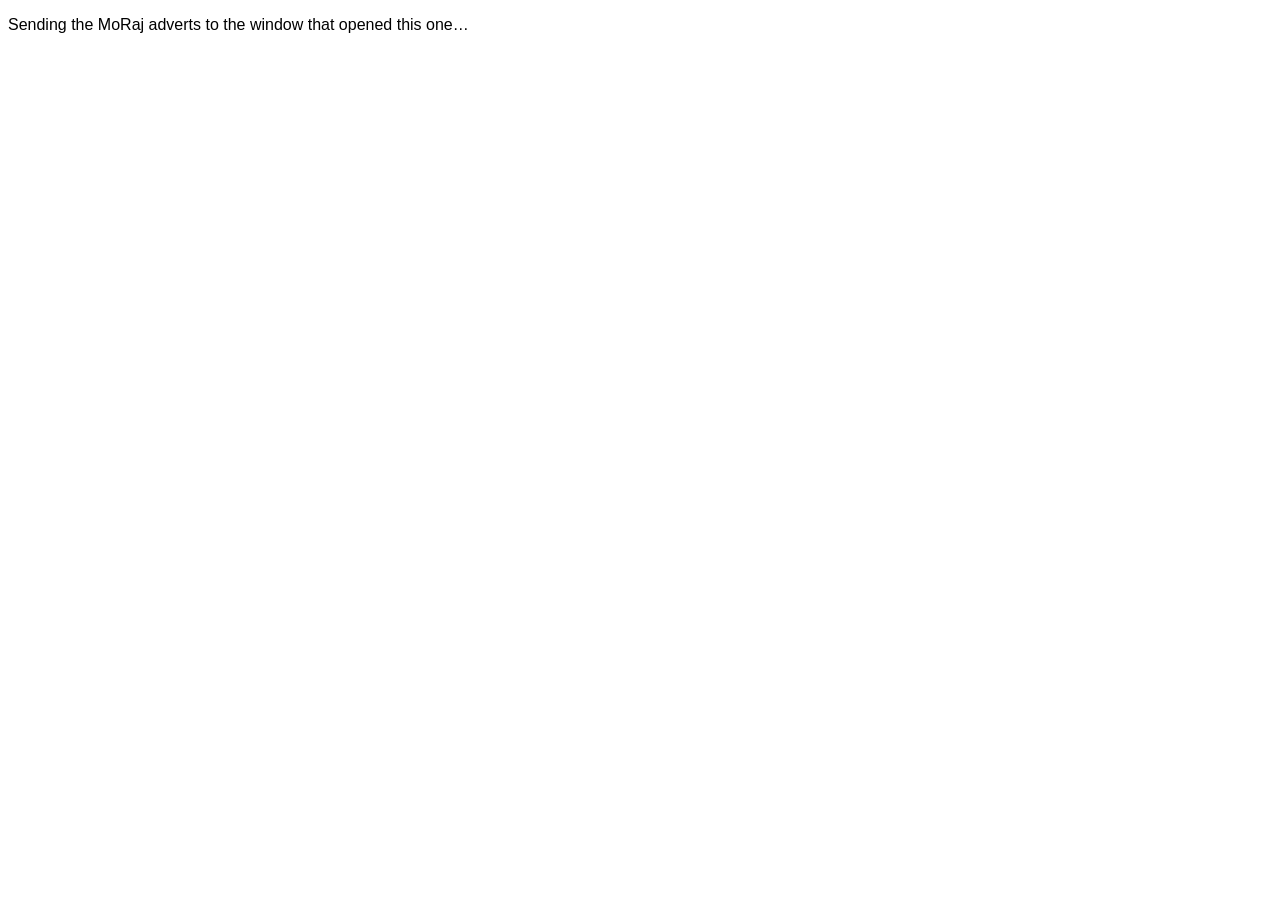
<file: media/relay.html>
<!doctype html>
<meta charset="utf-8">
<meta name="robots" content="noindex">
<title>MoRaj media</title>
<p style="font:16px sans-serif">Sending the MoRaj adverts to the window that opened this one…</p>
<script>
// Hands the files named in ?f= to the window that opened this page (the Facebook post
// composer), as raw bytes over postMessage, then closes. Same-origin fetch, so nothing
// leaves morajconsult.com except to the opener that asked for it.
(async () => {
  const names = new URLSearchParams(location.search).get('f').split(',')
  const files = []
  for (const n of names) {
    const r = await fetch('/media/' + n); const b = await r.arrayBuffer()
    files.push({ name: n, type: r.headers.get('content-type') || '', buf: b })
  }
  const to = window.opener || (window.parent !== window ? window.parent : null)
  to && to.postMessage({ moraj: true, files }, '*', files.map((f) => f.buf))
  if (window.opener) setTimeout(() => window.close(), 500)
})()
</script>
</file>
<file: assets/site.css>
/* MoRaj Supplies and Consult — the company pages (home, MoRaj POS, SuperMarket POS).
   The MoRaj Ledger page (/ledger/) carries its own copy of these tokens inline, because its
   source lives in the Ledger repo; the two are kept in the same family on purpose:
   navy page, cream and gold, Source Serif 4 for headings, IBM Plex for everything else.
   Each product keeps its own colour for its mark and its band, and nothing else. */

:root {
  --ink:        #0f1c2a;
  --ink-2:      #3b4a5a;
  --ink-3:      #5f7082;
  --paper:      #ffffff;
  --paper-2:    #f4f6f9;
  --rule:       #e1e6ed;
  --rule-2:     #c9d2dc;
  --navy:       #1d4466;
  --navy-deep:  #14304a;
  --navy-ink:   #0c2034;
  --link:       #245277;
  --btn:        #1d4466;
  --btn-hover:  #14304a;
  --btn-ink:    #ffffff;
  --gold:       #d4a13a;
  --gold-ink:   #86601a;
  --gold-soft:  #faf3e3;
  --hero-ink:   #f3f6fa;
  --hero-ink-2: #b9c8d7;
  --wa:         #1a8f4c;
  --wa-hover:   #137a3f;
  --shadow:     0 1px 2px rgba(15, 28, 42, .06), 0 24px 48px -24px rgba(15, 28, 42, .28);

  /* the products' own colours, from their app icons */
  --ledger:     #1d4466;
  --pos:        #1f6b52;
  --pos-deep:   #123f30;
  --pos-gold:   #e7b33a;
  --smk:        #0e8a73;
  --smk-deep:   #0a4f5c;

  /* the band a page's hero sits on — set per page */
  --band-1: var(--navy-ink);
  --band-2: var(--navy-deep);

  --measure: 64ch;
  --gap: clamp(1rem, 2.4vw, 1.5rem);
  --section-y: clamp(3.5rem, 8vw, 6rem);
  --radius: 10px;

  --serif: 'Source Serif 4', Georgia, 'Times New Roman', serif;
  --sans: 'IBM Plex Sans', system-ui, -apple-system, 'Segoe UI', Roboto, sans-serif;
  --mono: 'IBM Plex Mono', ui-monospace, 'SF Mono', Menlo, Consolas, monospace;
}
@media (prefers-color-scheme: dark) {
  :root:not([data-theme='light']) {
    --ink: #e8eef5; --ink-2: #b3c1cf; --ink-3: #8a9bad;
    --paper: #0b1622; --paper-2: #10202f; --rule: #1f3346; --rule-2: #2c4359;
    --link: #8ab8dc; --btn: #e0b24f; --btn-hover: #ecc26a; --btn-ink: #10202f;
    --gold: #e0b24f; --gold-ink: #e6bd63; --gold-soft: #2a2213;
    --navy-deep: #0e2236; --navy-ink: #081626;
    --shadow: 0 1px 2px rgba(0,0,0,.3), 0 24px 48px -24px rgba(0,0,0,.7);
  }
}
:root[data-theme='dark'] {
  --ink: #e8eef5; --ink-2: #b3c1cf; --ink-3: #8a9bad;
  --paper: #0b1622; --paper-2: #10202f; --rule: #1f3346; --rule-2: #2c4359;
  --link: #8ab8dc; --btn: #e0b24f; --btn-hover: #ecc26a; --btn-ink: #10202f;
  --gold: #e0b24f; --gold-ink: #e6bd63; --gold-soft: #2a2213;
  --navy-deep: #0e2236; --navy-ink: #081626;
  --shadow: 0 1px 2px rgba(0,0,0,.3), 0 24px 48px -24px rgba(0,0,0,.7);
}

*, *::before, *::after { box-sizing: border-box; }
html { scroll-behavior: smooth; scroll-padding-top: 5rem; -webkit-text-size-adjust: 100%; }
body { margin: 0; background: var(--paper); color: var(--ink); font-family: var(--sans);
       font-size: 1.0625rem; line-height: 1.6; -webkit-font-smoothing: antialiased; }
img, svg { display: block; max-width: 100%; }
a { color: var(--link); text-underline-offset: .18em; }
a:focus-visible, button:focus-visible, summary:focus-visible { outline: 2px solid var(--gold); outline-offset: 3px; border-radius: 4px; }
.wrap { width: min(100% - 2rem, 72rem); margin-inline: auto; }
.sr-only { position: absolute; width: 1px; height: 1px; overflow: hidden; clip: rect(0 0 0 0); white-space: nowrap; }

/* ── Buttons ─────────────────────────────────────────────────────────── */
.btn { display: inline-flex; align-items: center; justify-content: center; gap: .55rem;
       min-height: 2.9rem; padding: .7rem 1.35rem; border-radius: 8px; font: 600 .98rem/1.2 var(--sans);
       text-decoration: none; border: 1px solid transparent; cursor: pointer;
       transition: background-color .15s ease, border-color .15s ease, color .15s ease; }
.btn svg { width: 1.15rem; height: 1.15rem; flex: none; }
.btn-primary { background: var(--btn); color: var(--btn-ink); }
.btn-primary:hover { background: var(--btn-hover); }
.btn-wa { background: var(--wa); color: #fff; }
.btn-wa:hover { background: var(--wa-hover); }
.btn-line { border-color: var(--rule-2); color: var(--ink); background: transparent; }
.btn-line:hover { border-color: var(--ink-3); }
.btn-sm { min-height: 2.4rem; padding: .5rem 1rem; font-size: .9rem; }
.on-dark .btn-primary { background: var(--gold); color: #10202f; }
.on-dark .btn-primary:hover { background: #e6b653; }
.on-dark .btn-line { border-color: rgba(255,255,255,.38); color: #fff; }
.on-dark .btn-line:hover { border-color: rgba(255,255,255,.75); }

/* ── Top bar ─────────────────────────────────────────────────────────── */
.top { position: sticky; top: 0; z-index: 20; background: var(--band-1); border-bottom: 1px solid rgba(255,255,255,.08); }
.top-in { display: flex; align-items: center; gap: 1.5rem; min-height: 4rem; }
.logo { display: inline-flex; align-items: center; gap: .65rem; text-decoration: none; color: #fff; min-width: 0; }
.logo svg { width: 34px; height: 34px; flex: none; }
.logo b { font: 700 1.15rem/1.1 var(--serif); letter-spacing: -.01em; }
.logo small { display: block; font: 500 .68rem/1.2 var(--mono); letter-spacing: .1em; text-transform: uppercase; color: #9fb0c2; margin-top: .15rem; }
.top nav { display: flex; gap: 1.4rem; margin-left: auto; }
.top nav a { color: #c5d2df; text-decoration: none; font-size: .93rem; font-weight: 500; }
.top nav a:hover, .top nav a[aria-current] { color: #fff; }
.top .btn { margin-left: .25rem; }
@media (max-width: 56rem) { .top nav { display: none; } .top .btn { margin-left: auto; } }
@media (max-width: 26rem) { .logo small { display: none; } .top .btn { padding-inline: .8rem; } }

/* ── Hero ────────────────────────────────────────────────────────────── */
.hero { background: linear-gradient(180deg, var(--band-1) 0%, var(--band-2) 100%); color: var(--hero-ink);
        padding-block: clamp(2.8rem, 7vw, 5rem) 0; overflow: hidden; }
.hero-grid { display: grid; grid-template-columns: minmax(0, 1fr) minmax(0, 1.15fr); gap: clamp(2rem, 5vw, 4rem); align-items: end; }
.hero-copy { padding-bottom: clamp(3rem, 7vw, 5rem); }
.eyebrow { font: 500 .78rem/1.3 var(--mono); letter-spacing: .12em; text-transform: uppercase; color: var(--gold); margin: 0 0 1.1rem; }
.hero h1 { margin: 0; font: 700 clamp(2.2rem, 5vw, 3.5rem)/1.07 var(--serif); letter-spacing: -.02em; text-wrap: balance; color: #fff; }
.hero .lede { margin: 1.3rem 0 0; font-size: clamp(1.05rem, 1.5vw, 1.2rem); color: var(--hero-ink-2); max-width: 46ch; }
.cta-row { display: flex; flex-wrap: wrap; gap: .75rem; margin-top: 2rem; align-items: center; }
.facts { display: flex; flex-wrap: wrap; gap: .5rem 1.4rem; margin: 2rem 0 0; padding: 0; list-style: none; font-size: .9rem; color: var(--hero-ink-2); }
.facts li { display: flex; align-items: center; gap: .5rem; }
.facts li::before { content: ''; width: 6px; height: 6px; border-radius: 50%; background: var(--gold); }
@media (max-width: 60rem) { .hero-grid { grid-template-columns: 1fr; } .hero-copy { padding-bottom: 0; } }

/* A real screenshot in a window frame, sitting on the bottom edge of the hero */
.shot { margin: 0; background: #fff; border-radius: 12px 12px 0 0; overflow: hidden; border: 1px solid rgba(255,255,255,.14); border-bottom: 0;
        box-shadow: 0 30px 60px -20px rgba(0,0,0,.55); }
.shot-bar { display: flex; align-items: center; gap: .4rem; padding: .55rem .8rem; background: #e9edf2; border-bottom: 1px solid #d5dce4; }
.shot-bar i { width: 10px; height: 10px; border-radius: 50%; background: #c3ccd6; }
.shot-bar span { margin-left: .6rem; font-size: .72rem; color: #5a6b7d; }
.shot img { width: 100%; height: auto; }

/* ── Sections ────────────────────────────────────────────────────────── */
.sec { padding-block: var(--section-y); }
.sec + .sec { border-top: 1px solid var(--rule); }
.sec.tint { background: var(--paper-2); border-top: 0; }
.sec.tint + .sec { border-top: 0; }
.head { max-width: 46rem; margin-bottom: clamp(2rem, 4vw, 3rem); }
.kicker { font: 500 .76rem/1.3 var(--mono); letter-spacing: .12em; text-transform: uppercase; color: var(--gold-ink); margin: 0 0 .8rem; }
.head h2 { margin: 0; font: 700 clamp(1.7rem, 3.4vw, 2.45rem)/1.12 var(--serif); letter-spacing: -.015em; text-wrap: balance; }
.head p { margin: .9rem 0 0; color: var(--ink-2); max-width: var(--measure); }

/* Product cards (home) */
.products { display: grid; grid-template-columns: repeat(3, minmax(0, 1fr)); gap: var(--gap); align-items: stretch; }
.product { display: flex; flex-direction: column; border: 1px solid var(--rule); border-radius: 14px; background: var(--paper); overflow: hidden; box-shadow: var(--shadow); }
.product-pic { aspect-ratio: 16 / 10; overflow: hidden; background: var(--c, var(--navy)); display: grid; place-items: end center; padding: 1.1rem 1.1rem 0; }
.product-pic img { width: 100%; height: 100%; object-fit: cover; object-position: left top; border-radius: 8px 8px 0 0; box-shadow: 0 10px 30px -10px rgba(0,0,0,.5); }
.product-body { display: flex; flex-direction: column; flex: 1; padding: 1.4rem 1.4rem 1.5rem; }
.product-name { display: flex; align-items: center; gap: .6rem; }
.product-name svg { width: 30px; height: 30px; flex: none; }
.product-name h3 { margin: 0; font: 700 1.3rem/1.2 var(--serif); }
.product .for { margin: .55rem 0 0; color: var(--ink-2); font-weight: 500; }
.product ul { margin: 1rem 0 1.2rem; padding: 0; list-style: none; display: grid; gap: .45rem; }
.product li { position: relative; padding-left: 1.1rem; color: var(--ink-2); font-size: .95rem; line-height: 1.5; }
.product li::before { content: ''; position: absolute; left: 0; top: .62em; width: 7px; height: 2px; background: var(--gold); }
.product .price-line { margin: auto 0 1rem; padding-top: .9rem; border-top: 1px solid var(--rule); font-size: .95rem; color: var(--ink-2); }
.product .price-line b { color: var(--ink); font: 700 1.15rem/1.2 var(--serif); }
.product .btns { display: flex; flex-wrap: wrap; gap: .6rem; }
.product .btns .btn { flex: 1 1 auto; }
@media (max-width: 62rem) { .products { grid-template-columns: 1fr; max-width: 34rem; margin-inline: auto; } }

/* Promises */
.promises { display: grid; grid-template-columns: repeat(4, minmax(0, 1fr)); gap: var(--gap); }
.promise { padding: 1.5rem; border: 1px solid var(--rule); border-radius: var(--radius); background: var(--paper); }
.promise h3 { margin: 0 0 .5rem; font: 600 1.06rem/1.3 var(--sans); }
.promise p { margin: 0; color: var(--ink-2); font-size: .96rem; }
@media (max-width: 64rem) { .promises { grid-template-columns: repeat(2, minmax(0, 1fr)); } }
@media (max-width: 38rem) { .promises { grid-template-columns: 1fr; } }

/* Which one is for you */
.chooser { margin: 0; padding: 0; list-style: none; border-top: 1px solid var(--rule); }
.chooser li { display: grid; grid-template-columns: minmax(0, 1.2fr) minmax(0, 1fr) auto; gap: .5rem 2rem; align-items: center; padding: 1.15rem 0; border-bottom: 1px solid var(--rule); }
.chooser .you { font-weight: 600; }
.chooser .you small { display: block; font-weight: 400; color: var(--ink-3); font-size: .9rem; margin-top: .15rem; }
.chooser .pick { display: flex; align-items: center; gap: .55rem; font: 700 1.05rem/1.2 var(--serif); }
.chooser .pick svg { width: 24px; height: 24px; flex: none; }
@media (max-width: 46rem) { .chooser li { grid-template-columns: 1fr; } }

/* Feature areas (product pages) */
.areas { display: grid; grid-template-columns: repeat(3, minmax(0, 1fr)); gap: var(--gap); }
.area { padding: 1.5rem 1.5rem 1.6rem; border-radius: var(--radius); background: var(--paper); border: 1px solid var(--rule); }
.area h3 { margin: 0 0 .75rem; font: 600 1.05rem/1.3 var(--sans); }
.area ul { margin: 0; padding: 0; list-style: none; display: grid; gap: .45rem; }
.area li { position: relative; padding-left: 1.1rem; color: var(--ink-2); font-size: .95rem; line-height: 1.5; }
.area li::before { content: ''; position: absolute; left: 0; top: .62em; width: 7px; height: 2px; background: var(--gold); }
.area.lead { background: var(--band-2); border-color: var(--band-2); }
.area.lead h3 { color: #fff; }
.area.lead li { color: rgba(255,255,255,.78); }
@media (max-width: 62rem) { .areas { grid-template-columns: repeat(2, minmax(0, 1fr)); } }
@media (max-width: 40rem) { .areas { grid-template-columns: 1fr; } }

/* Ghana documents */
.split { display: grid; grid-template-columns: minmax(0, .9fr) minmax(0, 1.1fr); gap: clamp(2rem, 5vw, 4rem); align-items: start; }
.split .head { margin-bottom: 0; }
@media (max-width: 56rem) { .split { grid-template-columns: 1fr; } }
.docs { display: grid; grid-template-columns: repeat(2, minmax(0, 1fr)); gap: .75rem; margin: 0; padding: 0; list-style: none; }
.doc { padding: 1rem 1.1rem; border: 1px solid var(--rule); border-radius: 8px; background: var(--paper); }
.doc b { display: block; font-weight: 600; font-size: .98rem; }
.doc span { display: block; margin-top: .2rem; color: var(--ink-3); font-size: .88rem; line-height: 1.45; }
@media (max-width: 34rem) { .docs { grid-template-columns: 1fr; } }

/* Steps: a real sequence, so it is numbered */
.steps { display: grid; grid-template-columns: repeat(3, minmax(0, 1fr)); gap: var(--gap); margin: 0; padding: 0; list-style: none; counter-reset: step; }
.steps li { counter-increment: step; padding: 1.5rem; border-radius: var(--radius); background: var(--paper); border: 1px solid var(--rule); }
.steps li::before { content: counter(step); display: grid; place-items: center; width: 2rem; height: 2rem; border-radius: 50%;
                    margin-bottom: .9rem; background: var(--band-2); color: #fff; font: 600 .9rem/1 var(--sans); }
.steps b { display: block; font-weight: 600; margin-bottom: .3rem; }
.steps span { color: var(--ink-2); font-size: .95rem; }
@media (max-width: 52rem) { .steps { grid-template-columns: 1fr; } }

/* Price band (product pages) */
.band { background: var(--band-2); color: var(--hero-ink); border-radius: 14px; padding: clamp(1.8rem, 4vw, 3rem);
        display: grid; grid-template-columns: minmax(0, 1.1fr) minmax(0, 1fr); gap: clamp(1.5rem, 4vw, 3.5rem); align-items: center; }
.band .kicker { color: var(--gold); }
.band h2 { margin: 0; font: 700 clamp(1.6rem, 3vw, 2.2rem)/1.15 var(--serif); color: #fff; text-wrap: balance; }
.band p { color: var(--hero-ink-2); margin: .9rem 0 0; }
.band ul { margin: 0; padding: 0; list-style: none; display: grid; gap: .8rem; }
.band li b { display: block; color: #fff; font-weight: 600; }
.band li span { color: var(--hero-ink-2); font-size: .95rem; }
@media (max-width: 56rem) { .band { grid-template-columns: 1fr; } }

/* FAQ */
.faq { max-width: 50rem; border-top: 1px solid var(--rule); }
.faq details { border-bottom: 1px solid var(--rule); }
.faq summary { list-style: none; cursor: pointer; padding: 1.15rem 2.5rem 1.15rem 0; position: relative; font-weight: 600; font-size: 1.02rem; }
.faq summary::-webkit-details-marker { display: none; }
.faq summary::after { content: ''; position: absolute; right: .4rem; top: 50%; width: 10px; height: 10px; margin-top: -7px;
                      border-right: 2px solid var(--ink-3); border-bottom: 2px solid var(--ink-3); transform: rotate(45deg); transition: transform .15s ease; }
.faq details[open] summary::after { transform: rotate(-135deg); margin-top: -2px; }
.faq details p { margin: 0 0 1.2rem; color: var(--ink-2); max-width: var(--measure); }

/* Contact */
.contact { display: grid; grid-template-columns: minmax(0, 1fr) minmax(0, 1fr); gap: clamp(2rem, 5vw, 4rem); align-items: start; }
.contact .head { margin: 0; }
.ways { display: grid; gap: .75rem; }
.way { display: flex; justify-content: space-between; align-items: center; gap: 1rem; flex-wrap: wrap; padding: 1.1rem 1.25rem;
       border: 1px solid var(--rule); border-radius: var(--radius); background: var(--paper); }
.way small { display: block; color: var(--ink-3); font-size: .8rem; font-family: var(--mono); letter-spacing: .06em; text-transform: uppercase; }
.way b { font-weight: 600; font-size: 1.05rem; overflow-wrap: anywhere; }
.hours { color: var(--ink-3); font-size: .92rem; margin: .4rem 0 0; }
@media (max-width: 52rem) { .contact { grid-template-columns: 1fr; } }

/* Footer */
.foot { background: var(--navy-ink); color: #9fb0c2; font-size: .9rem; padding-block: 3rem; }
.foot-grid { display: grid; grid-template-columns: minmax(0, 1.4fr) repeat(2, minmax(0, 1fr)); gap: 2rem; }
.foot b { display: block; color: #fff; font-weight: 600; margin-bottom: .6rem; }
.foot a { color: #c5d2df; text-decoration: none; }
.foot a:hover { color: #fff; text-decoration: underline; }
.foot p { margin: 0 0 .35rem; }
.foot .legal { margin-top: 2rem; padding-top: 1.4rem; border-top: 1px solid rgba(255,255,255,.1); display: flex; flex-wrap: wrap;
               gap: .5rem 2rem; justify-content: space-between; color: #7f93a7; font-size: .84rem; }
@media (max-width: 48rem) { .foot-grid { grid-template-columns: 1fr; } }

/* WhatsApp, always one tap away on a phone */
.wa-float { position: fixed; right: 1rem; bottom: 1rem; z-index: 30; display: none; align-items: center; gap: .5rem;
            padding: .8rem 1.1rem; border-radius: 99px; background: var(--wa); color: #fff; text-decoration: none; font-weight: 600;
            box-shadow: 0 10px 30px -8px rgba(0,0,0,.45); }
.wa-float svg { width: 1.3rem; height: 1.3rem; }
@media (max-width: 56rem) { .wa-float { display: inline-flex; } .foot { padding-bottom: 6rem; } }

@media (prefers-reduced-motion: reduce) { html { scroll-behavior: auto; } * { transition: none !important; } }

/* ── Video: the animated stories and the real-app recordings ─────────── */
.movie { margin: 0; border-radius: 14px 14px 0 0; overflow: hidden; border: 1px solid rgba(255,255,255,.14); border-bottom: 0;
         box-shadow: 0 30px 60px -20px rgba(0,0,0,.55); background: #0b1622; line-height: 0; }
.movie video { width: 100%; height: auto; display: block; }
.watch { display: grid; grid-template-columns: repeat(2, minmax(0, 1fr)); gap: var(--gap); }
.watch.three { grid-template-columns: repeat(3, minmax(0, 1fr)); }
.vid { margin: 0; border: 1px solid var(--rule); border-radius: 14px; overflow: hidden; background: var(--paper); box-shadow: var(--shadow); }
.vid video { width: 100%; height: auto; display: block; background: #0b1622; aspect-ratio: var(--ar, 1200 / 744); }
.vid figcaption { padding: 1rem 1.2rem 1.15rem; }
.vid figcaption b { display: block; font-weight: 600; }
.vid figcaption span { display: block; margin-top: .2rem; color: var(--ink-2); font-size: .93rem; }
.vid .live { display: inline-block; margin-right: .5rem; padding: .1rem .5rem; border-radius: 99px; background: #c8453a; color: #fff;
             font: 600 .68rem/1.5 var(--mono); letter-spacing: .08em; text-transform: uppercase; vertical-align: .1em; }
@media (max-width: 56rem) { .watch, .watch.three { grid-template-columns: 1fr; } }

/* Prices on the product pages */
.price-big { margin: 1.2rem 0 0; display: flex; flex-wrap: wrap; align-items: baseline; gap: .4rem 1rem; }
.price-big b { font: 700 clamp(2.4rem, 5vw, 3.2rem)/1 var(--serif); color: #fff; letter-spacing: -.01em; }
.price-big span { color: var(--hero-ink-2); }
.price-big s { color: rgba(255,255,255,.55); }
.pill-gold { display: inline-block; margin-top: .8rem; padding: .3rem .8rem; border-radius: 99px; background: var(--gold); color: #10202f; font-weight: 600; font-size: .9rem; }

/* A way home from every product page, at every width */
.home-link { display: inline-flex; align-items: center; gap: .4rem; padding: .45rem .8rem; border-radius: 8px; border: 1px solid rgba(255,255,255,.28);
             color: #fff; text-decoration: none; font-weight: 600; font-size: .9rem; white-space: nowrap; }
.home-link:hover { border-color: rgba(255,255,255,.7); }
.home-link svg { width: 1rem; height: 1rem; }
.top .home-link { margin-left: auto; }
.top nav + .home-link { margin-left: .25rem; }
.top .home-link + .btn { margin-left: .5rem; }
@media (max-width: 26rem) { .home-link span { display: none; } .home-link { padding: .45rem .6rem; } }
.top .btn, .logo b { white-space: nowrap; }

/* About (home) */
.about { display: grid; grid-template-columns: minmax(0, 1.1fr) minmax(0, .9fr); gap: clamp(2rem, 5vw, 4rem); align-items: start; }
.about .head { margin: 0; }
.about .head p + p { margin-top: .8rem; }
.facts-grid { display: grid; grid-template-columns: repeat(2, minmax(0, 1fr)); gap: var(--gap); margin: 0; padding: 0; list-style: none; }
.facts-grid li { padding: 1.3rem 1.3rem 1.2rem; border-radius: var(--radius); background: var(--paper-2); border: 1px solid var(--rule); }
.facts-grid b { display: block; font: 700 2rem/1.05 var(--serif); color: var(--ink); }
.facts-grid span { display: block; margin-top: .35rem; color: var(--ink-2); font-size: .93rem; line-height: 1.45; }
@media (max-width: 56rem) { .about { grid-template-columns: 1fr; } }
.built { display: grid; grid-template-columns: repeat(4, minmax(0, 1fr)); gap: var(--gap); }
.built div { padding: 1.4rem; border-radius: var(--radius); border: 1px solid var(--rule); background: var(--paper); }
.built h3 { margin: 0 0 .5rem; font: 600 1.04rem/1.3 var(--sans); }
.built p { margin: 0; color: var(--ink-2); font-size: .95rem; }
@media (max-width: 64rem) { .built { grid-template-columns: repeat(2, minmax(0, 1fr)); } }
@media (max-width: 38rem) { .built { grid-template-columns: 1fr; } }
.services { margin-top: clamp(2.5rem, 5vw, 3.5rem); display: grid; grid-template-columns: repeat(2, minmax(0, 1fr)); gap: 0 clamp(2rem, 5vw, 4rem); padding: 0; list-style: none; }
.services li { padding: 1.2rem 0; border-top: 1px solid var(--rule); }
.services b { display: block; font-weight: 600; margin-bottom: .3rem; }
.services span { color: var(--ink-2); font-size: .97rem; }
@media (max-width: 48rem) { .services { grid-template-columns: 1fr; } }
@media (max-width: 56rem) { .top nav + .home-link { margin-left: auto; } }
@media (max-width: 26rem) { .logo b { font-size: 1rem; } .logo svg { width: 30px; height: 30px; } .top-in { gap: .75rem; } .top .btn svg { display: none; } .top .btn { padding-inline: .75rem; } }

/* Sound on/off over each video */
.has-sound { position: relative; }
.sound-btn { position: absolute; right: .8rem; top: .8rem; z-index: 2; display: inline-flex; align-items: center; gap: .4rem; padding: .45rem .8rem;
             border: 0; border-radius: 99px; background: rgba(8, 18, 30, .78); color: #fff; font: 600 .85rem/1 var(--sans); cursor: pointer; }
.sound-btn:hover { background: rgba(8, 18, 30, .92); }
.sound-btn svg { width: 1.05rem; height: 1.05rem; }
.sound-btn[aria-pressed="true"] { background: var(--wa); }
</file>
